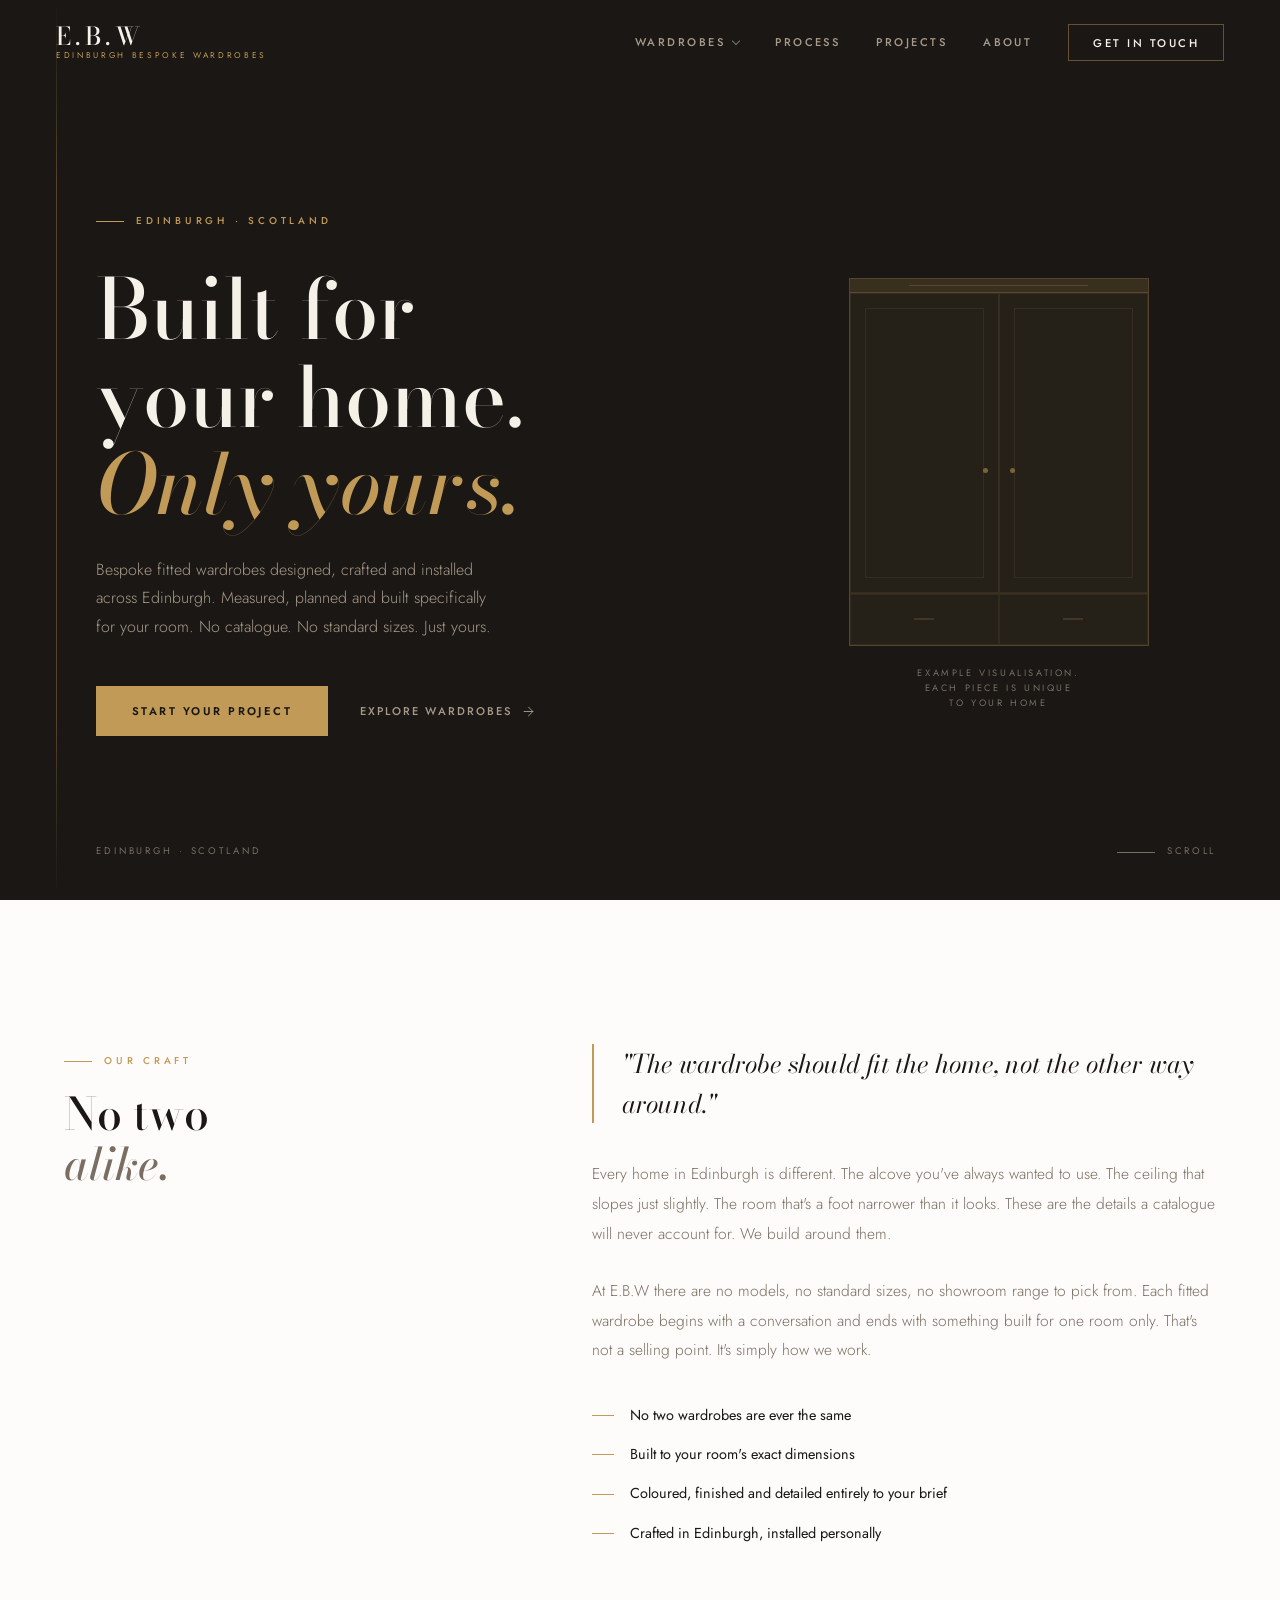
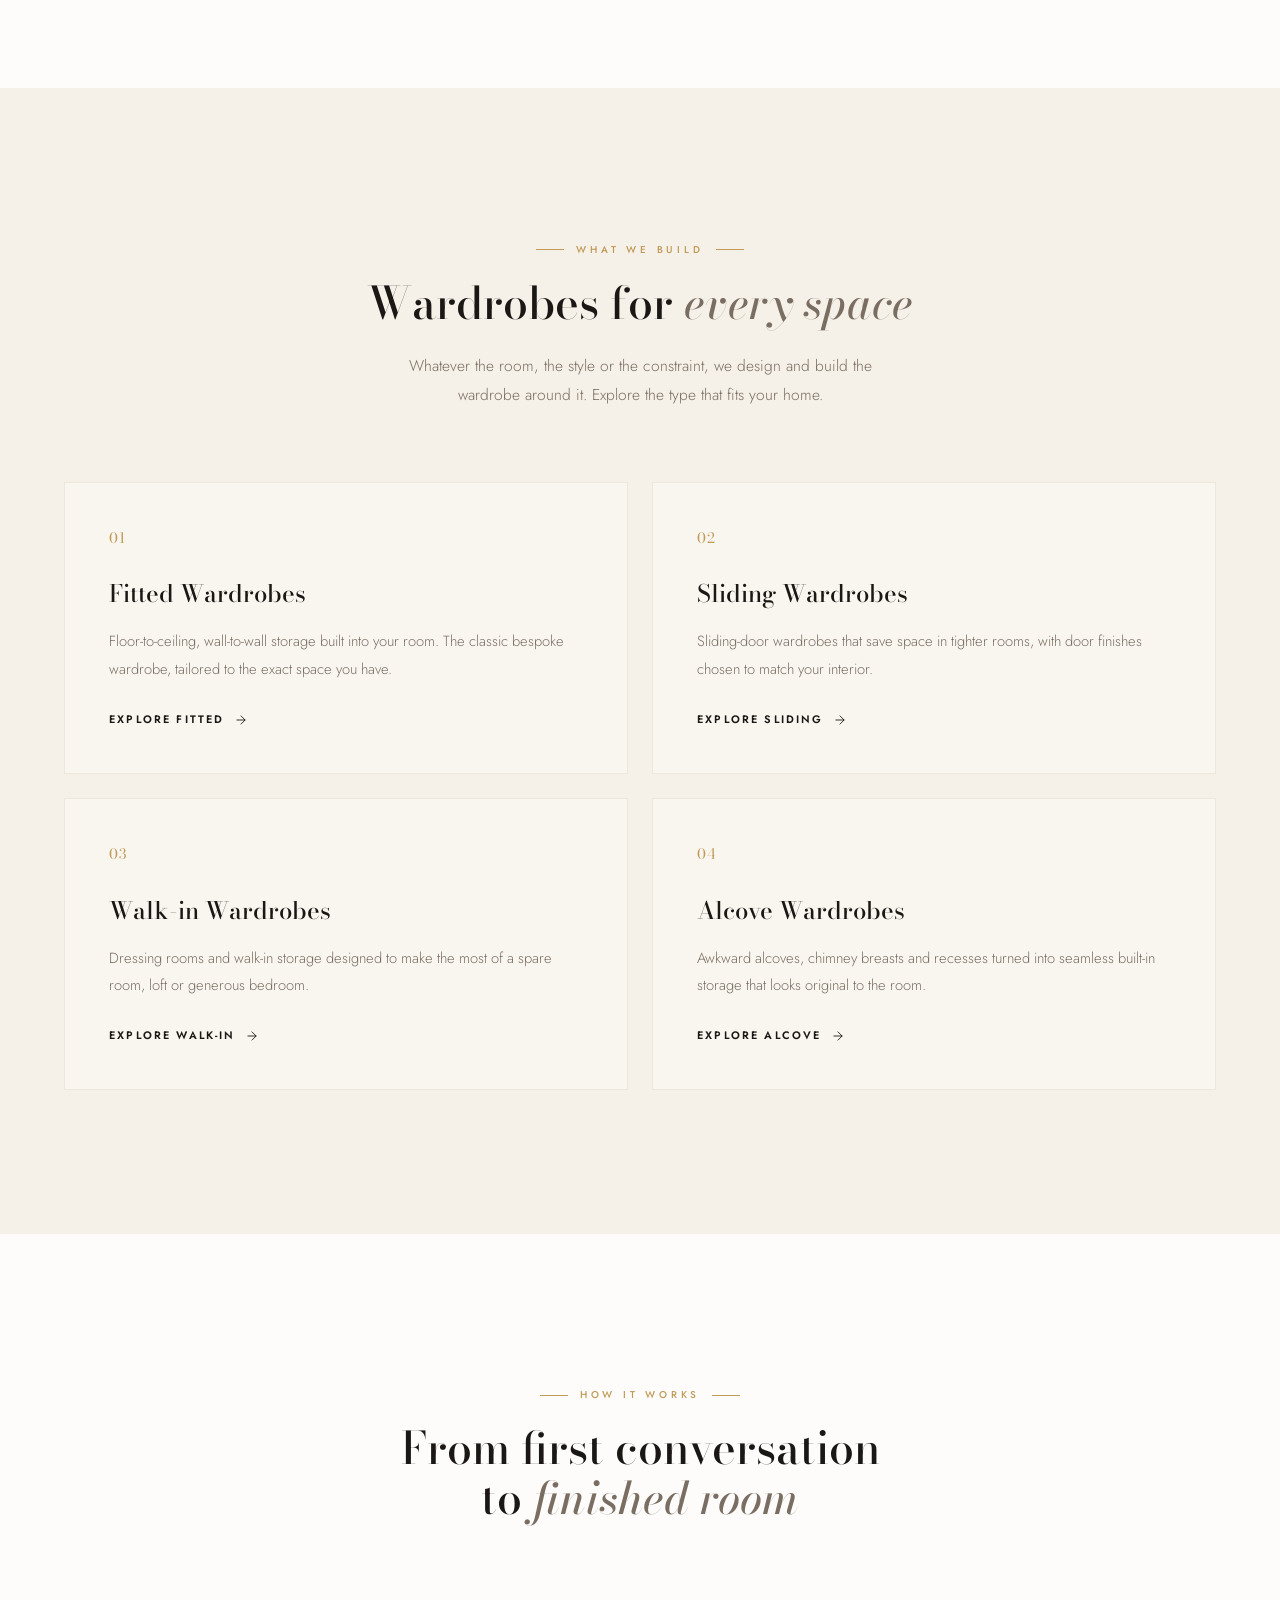
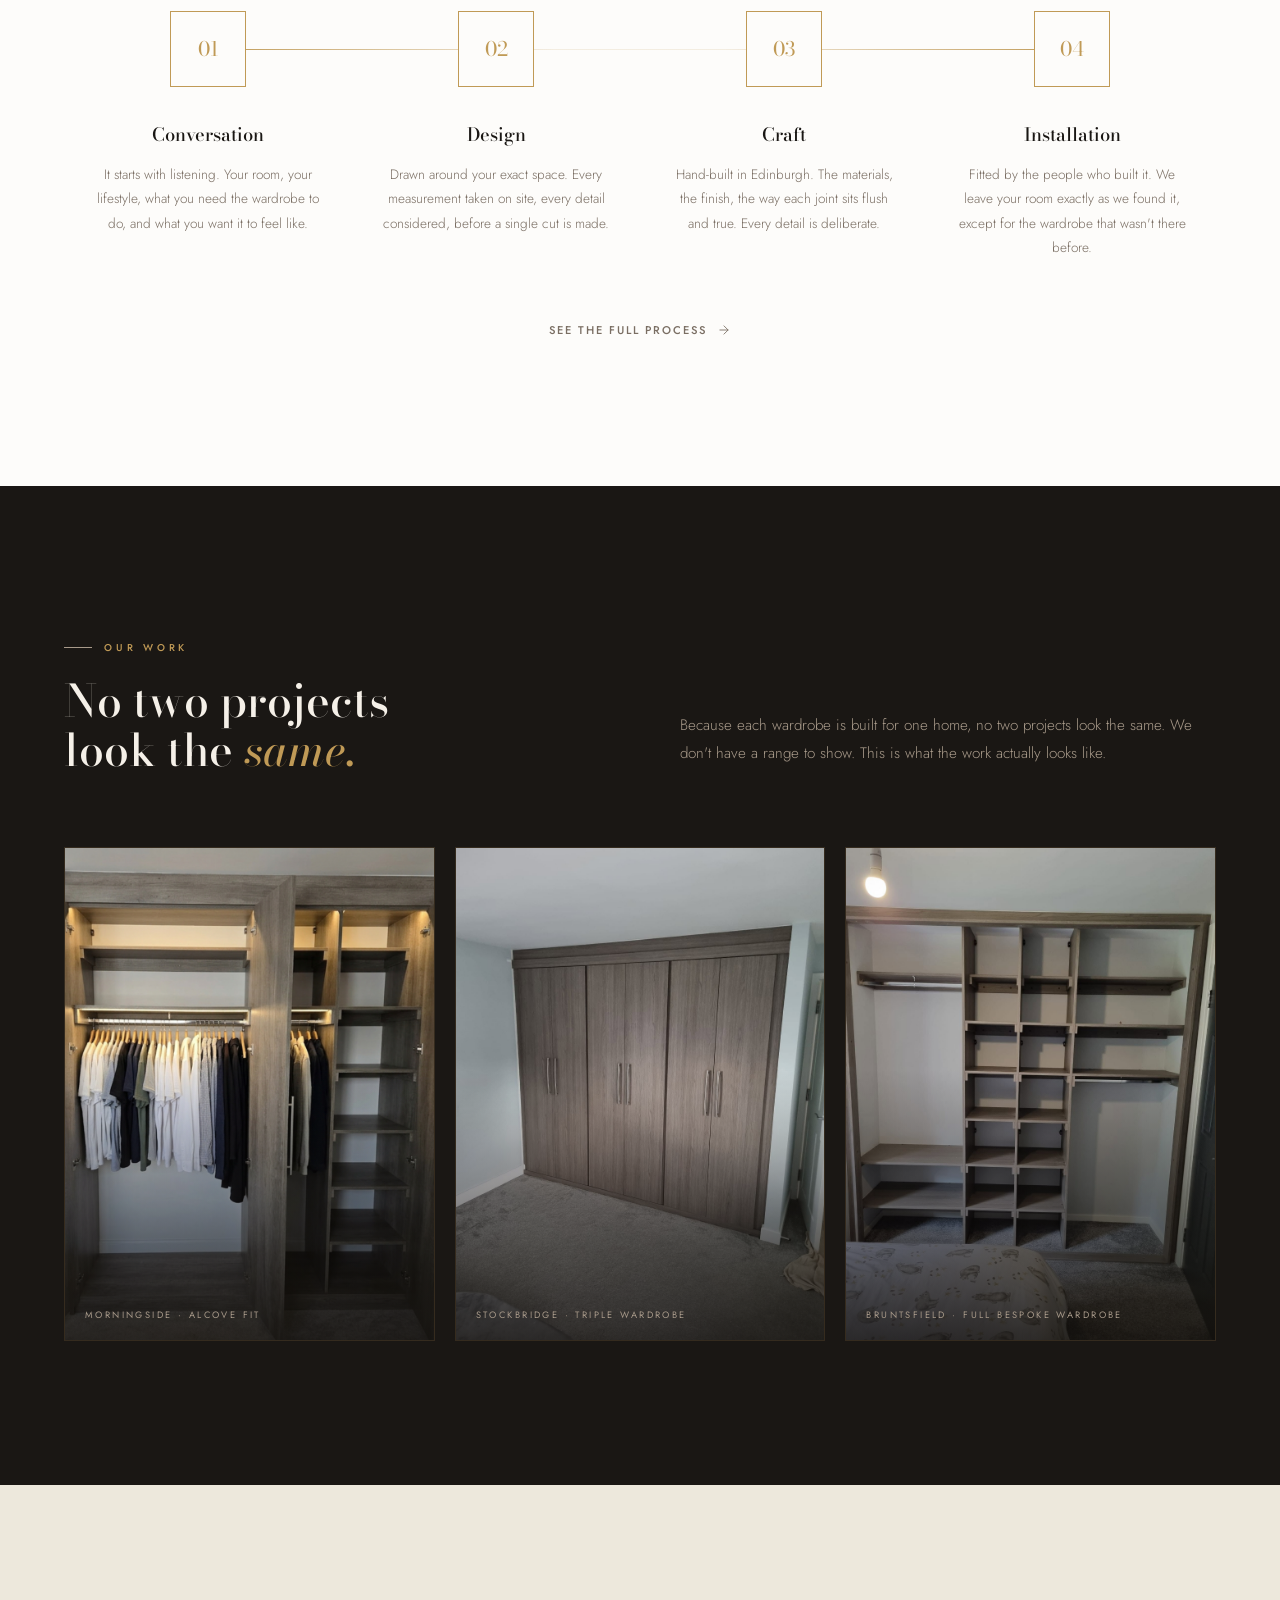
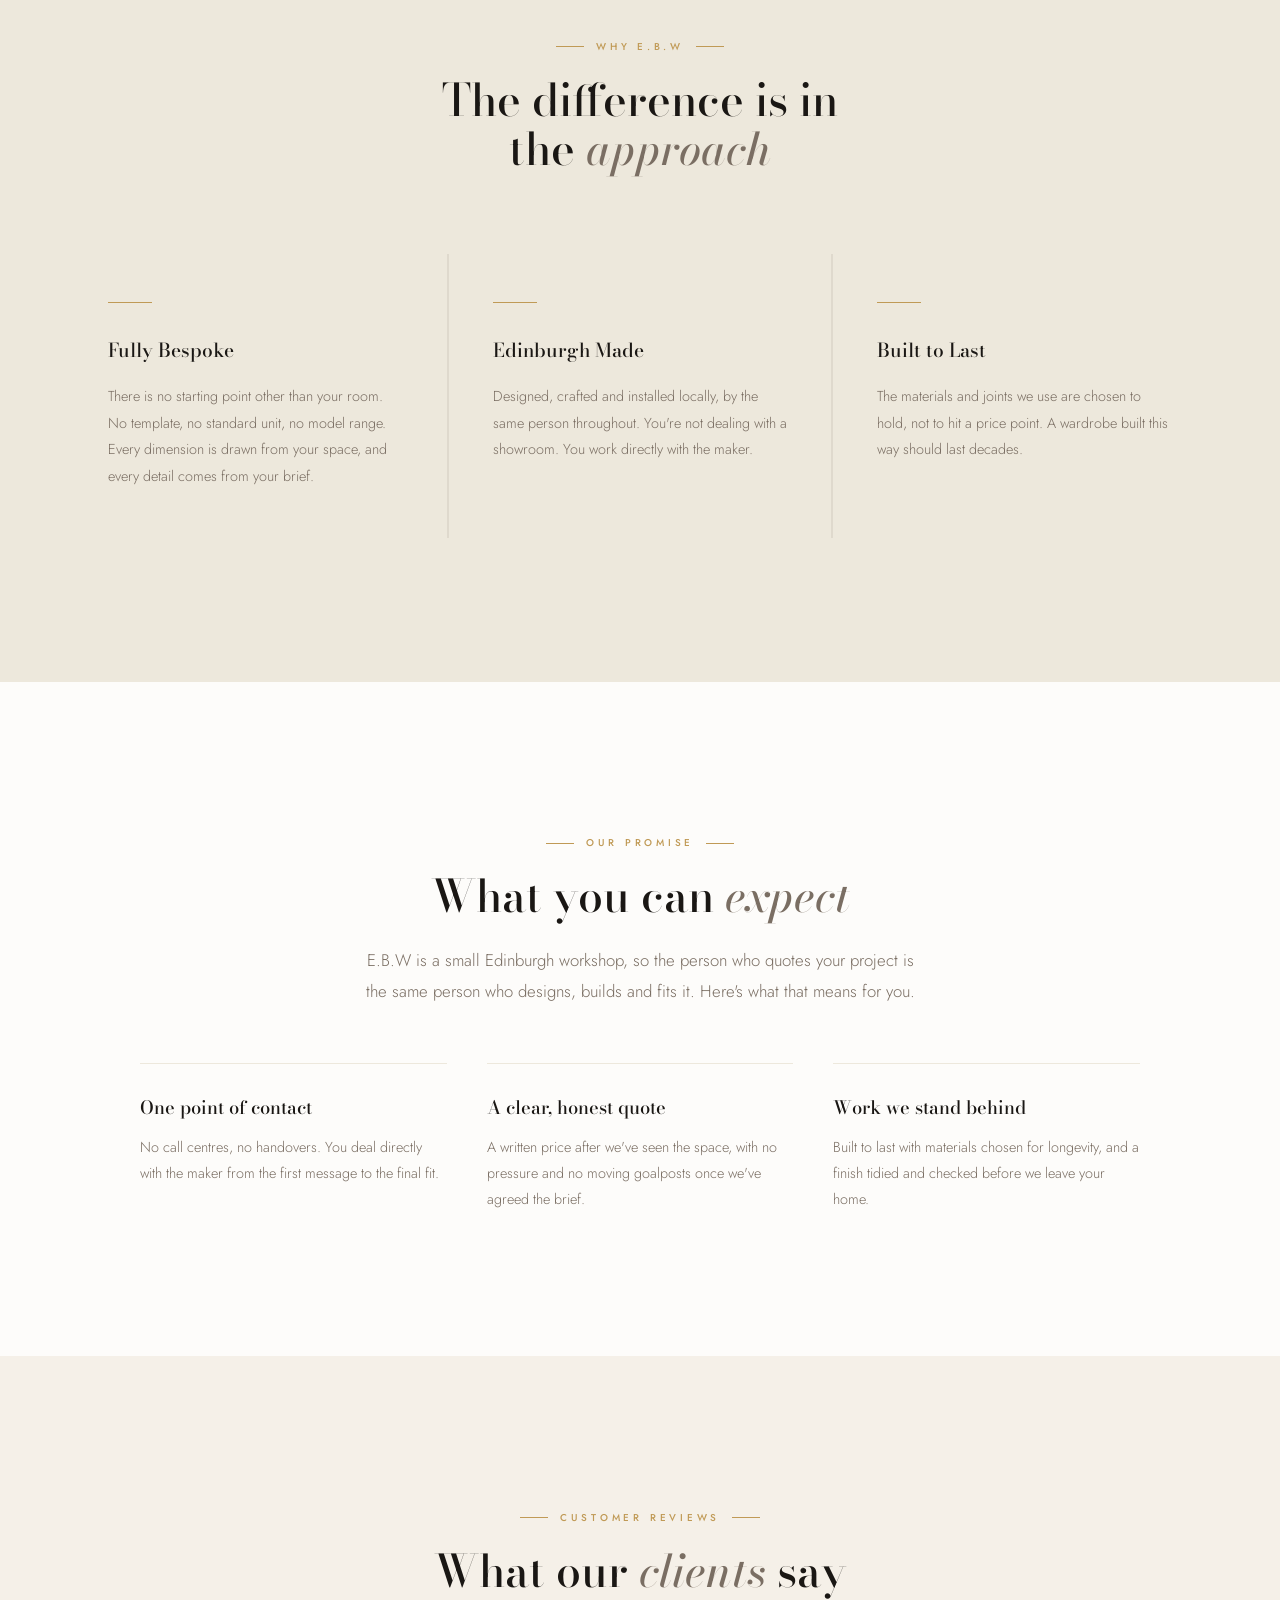
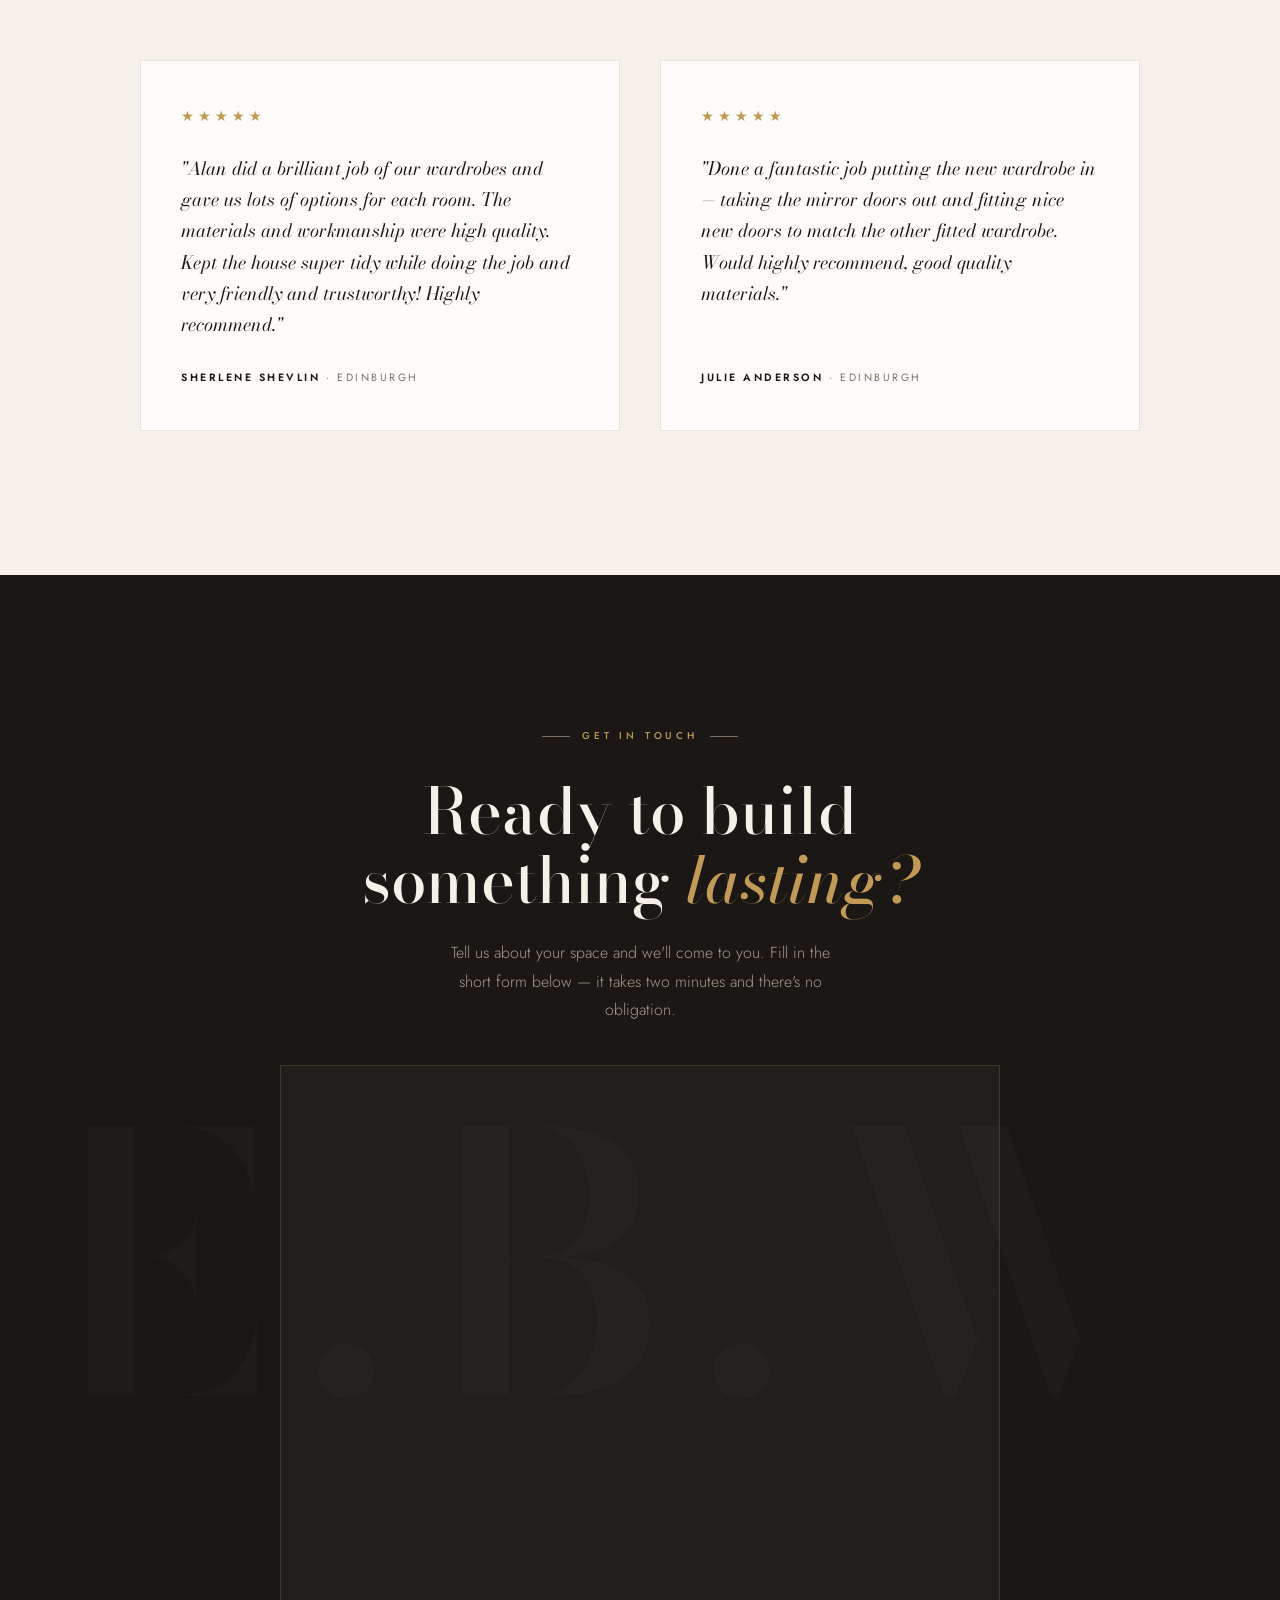
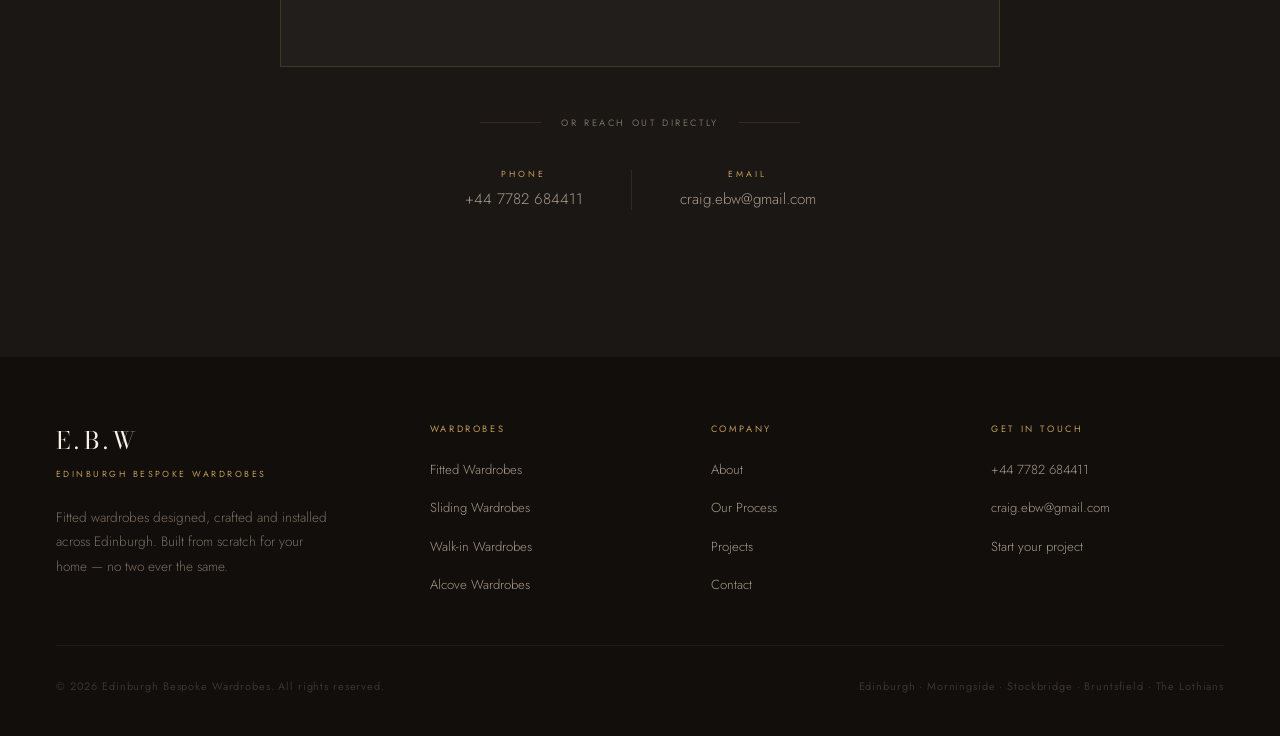
<file: index.html>
<!DOCTYPE html>
<html lang="en">
<head>
    <meta charset="UTF-8">
    <meta name="viewport" content="width=device-width, initial-scale=1.0">
    <title>Bespoke Fitted Wardrobes Edinburgh | Edinburgh Bespoke Wardrobes</title>
    <meta name="description" content="Bespoke fitted wardrobes designed, crafted and installed in Edinburgh. Fitted, sliding, walk-in and alcove wardrobes built from scratch for your home. Free design consultation.">
    <link rel="canonical" href="https://edinburghbespokewardrobes.com/">

    <!-- Open Graph -->
    <meta property="og:type" content="website">
    <meta property="og:title" content="Bespoke Fitted Wardrobes Edinburgh | E.B.W">
    <meta property="og:description" content="Fitted, sliding, walk-in and alcove wardrobes designed and crafted in Edinburgh. Built from scratch for your home — no two ever the same.">
    <meta property="og:url" content="https://edinburghbespokewardrobes.com/">
    <meta property="og:image" content="https://edinburghbespokewardrobes.com/Image%202.jpg">
    <meta property="og:locale" content="en_GB">
    <meta property="og:site_name" content="Edinburgh Bespoke Wardrobes">
    <meta name="twitter:card" content="summary_large_image">

    <link rel="preconnect" href="https://fonts.googleapis.com">
    <link rel="preconnect" href="https://fonts.gstatic.com" crossorigin>
    <link href="https://fonts.googleapis.com/css2?family=Bodoni+Moda:ital,opsz,wght@0,6..96,400;0,6..96,500;0,6..96,600;1,6..96,400;1,6..96,500;1,6..96,600&family=Jost:wght@300;400;500;600&display=swap" rel="stylesheet">
    <link rel="stylesheet" href="/styles.css">

    <script type="application/ld+json">
    {
      "@context": "https://schema.org",
      "@type": "HomeAndConstructionBusiness",
      "@id": "https://edinburghbespokewardrobes.com/#business",
      "name": "Edinburgh Bespoke Wardrobes",
      "alternateName": "E.B.W",
      "url": "https://edinburghbespokewardrobes.com/",
      "telephone": "+447782684411",
      "email": "craig.ebw@gmail.com",
      "image": "https://edinburghbespokewardrobes.com/Image%202.jpg",
      "priceRange": "££–£££",
      "description": "Bespoke fitted wardrobes designed, crafted and installed in Edinburgh. Fitted, sliding, walk-in and alcove wardrobes built from scratch for your home.",
      "address": {
        "@type": "PostalAddress",
        "addressLocality": "Edinburgh",
        "addressRegion": "Scotland",
        "addressCountry": "GB"
      },
      "areaServed": [
        { "@type": "City", "name": "Edinburgh" },
        { "@type": "Place", "name": "Morningside" },
        { "@type": "Place", "name": "Stockbridge" },
        { "@type": "Place", "name": "Bruntsfield" },
        { "@type": "Place", "name": "The Lothians" }
      ],
      "knowsAbout": ["Fitted wardrobes", "Sliding wardrobes", "Walk-in wardrobes", "Alcove wardrobes", "Bespoke joinery"],
      "makesOffer": {
        "@type": "Offer",
        "itemOffered": {
          "@type": "Service",
          "name": "Bespoke fitted wardrobe design and installation"
        }
      },
      "aggregateRating": {
        "@type": "AggregateRating",
        "ratingValue": "5",
        "reviewCount": "2"
      },
      "review": [
        {
          "@type": "Review",
          "author": { "@type": "Person", "name": "Sherlene Shevlin" },
          "reviewRating": { "@type": "Rating", "ratingValue": "5", "bestRating": "5" },
          "reviewBody": "Alan did a brilliant job of our wardrobes and gave us lots of options for each room. The materials and workmanship were high quality. Kept the house super tidy while doing the job and very friendly and trustworthy! Highly recommend."
        },
        {
          "@type": "Review",
          "author": { "@type": "Person", "name": "Julie Anderson" },
          "reviewRating": { "@type": "Rating", "ratingValue": "5", "bestRating": "5" },
          "reviewBody": "Done a fantastic job putting the new wardrobe in, taking the mirror doors out and fitting nice new doors to match the other fitted wardrobe. Would highly recommend, good quality materials."
        }
      ]
    }
    </script>
</head>
<body>

    <!-- ─── NAV ─── -->
    <nav class="nav" id="nav">
        <a href="/" class="nav-logo" aria-label="E.B.W Home">
            <span class="nav-logo-mark">E.B.W</span>
            <span class="nav-logo-sub">Edinburgh Bespoke Wardrobes</span>
        </a>
        <ul class="nav-links">
            <li class="nav-dropdown">
                <a href="/fitted-wardrobes.html">Wardrobes</a>
                <ul class="nav-dropdown-menu">
                    <li><a href="/fitted-wardrobes.html">Fitted Wardrobes</a></li>
                    <li><a href="/sliding-wardrobes.html">Sliding Wardrobes</a></li>
                    <li><a href="/walk-in-wardrobes.html">Walk-in Wardrobes</a></li>
                    <li><a href="/alcove-wardrobes.html">Alcove Wardrobes</a></li>
                </ul>
            </li>
            <li><a href="/process.html">Process</a></li>
            <li><a href="/projects.html">Projects</a></li>
            <li><a href="/about.html">About</a></li>
            <li><a href="/contact.html" class="cta">Get in Touch</a></li>
        </ul>
        <button class="nav-hamburger" id="hamburger" aria-label="Open navigation menu">
            <span></span><span></span><span></span>
        </button>
    </nav>

    <!-- ─── MOBILE MENU ─── -->
    <div class="mobile-menu" id="mobileMenu" role="dialog" aria-label="Navigation">
        <button class="mobile-close" id="mobileClose" aria-label="Close menu">✕</button>
        <span class="mobile-menu-heading">Wardrobes</span>
        <a href="/fitted-wardrobes.html">Fitted</a>
        <a href="/sliding-wardrobes.html">Sliding</a>
        <a href="/walk-in-wardrobes.html">Walk-in</a>
        <a href="/alcove-wardrobes.html">Alcove</a>
        <span class="mobile-menu-heading">Explore</span>
        <a href="/process.html">Process</a>
        <a href="/projects.html">Projects</a>
        <a href="/about.html">About</a>
        <a href="/contact.html">Get in Touch</a>
    </div>

    <!-- ─── HERO ─── -->
    <section class="hero" id="top">
        <div class="hero-main">
            <div class="hero-content">
                <div class="label hero-label reveal">
                    <div class="label-line"></div>
                    <span class="label-text">Edinburgh · Scotland</span>
                </div>

                <h1 class="hero-h1 reveal delay-1">
                    Built for<br>your home.<br><em>Only yours.</em>
                </h1>

                <p class="hero-sub reveal delay-2">
                    Bespoke fitted wardrobes designed, crafted and installed across Edinburgh. Measured, planned and built specifically for your room. No catalogue. No standard sizes. Just yours.
                </p>

                <div class="hero-actions reveal delay-3">
                    <a href="/contact.html" class="btn-primary">Start Your Project</a>
                    <a href="/fitted-wardrobes.html" class="btn-ghost">
                        Explore wardrobes
                        <svg width="15" height="15" viewBox="0 0 24 24" fill="none" stroke="currentColor" stroke-width="1.5" stroke-linecap="round" stroke-linejoin="round" aria-hidden="true"><path d="M5 12h14"/><path d="m12 5 7 7-7 7"/></svg>
                    </a>
                </div>
            </div>

            <div class="hero-visual reveal delay-2" aria-hidden="true">
                <div class="wardrobe">
                    <div class="wardrobe-top"></div>
                    <div class="wardrobe-doors">
                        <div class="wardrobe-door"><div class="wardrobe-door-inner"></div><div class="wardrobe-door-handle"></div></div>
                        <div class="wardrobe-door"><div class="wardrobe-door-inner"></div><div class="wardrobe-door-handle"></div></div>
                    </div>
                    <div class="wardrobe-drawer-row">
                        <div class="wardrobe-drawer"></div>
                        <div class="wardrobe-drawer"></div>
                    </div>
                </div>
                <p class="wardrobe-caption">Example visualisation. Each piece is unique to your home</p>
            </div>
        </div>

        <div class="hero-footer">
            <span class="hero-location">Edinburgh · Scotland</span>
            <div class="scroll-hint">
                <div class="scroll-line"></div>
                <span>Scroll</span>
            </div>
        </div>
    </section>

    <!-- ─── INTRO / PHILOSOPHY ─── -->
    <section class="philosophy" id="philosophy">
        <div class="philosophy-inner">
            <div class="philosophy-left">
                <div class="label reveal">
                    <div class="label-line"></div>
                    <span class="label-text">Our Craft</span>
                </div>
                <h2 class="section-heading reveal delay-1">No two<br><em>alike.</em></h2>
            </div>

            <div class="philosophy-right">
                <blockquote class="philosophy-quote reveal">
                    "The wardrobe should fit the home, not the other way around."
                </blockquote>

                <p class="philosophy-body reveal delay-1">
                    Every home in Edinburgh is different. The alcove you've always wanted to use. The ceiling that slopes just slightly. The room that's a foot narrower than it looks. These are the details a catalogue will never account for. We build around them.
                </p>

                <p class="philosophy-body reveal delay-2">
                    At E.B.W there are no models, no standard sizes, no showroom range to pick from. Each fitted wardrobe begins with a conversation and ends with something built for one room only. That's not a selling point. It's simply how we work.
                </p>

                <ul class="philosophy-points reveal delay-3">
                    <li>No two wardrobes are ever the same</li>
                    <li>Built to your room's exact dimensions</li>
                    <li>Coloured, finished and detailed entirely to your brief</li>
                    <li>Crafted in Edinburgh, installed personally</li>
                </ul>
            </div>
        </div>
    </section>

    <!-- ─── SERVICE CARDS ─── -->
    <section class="services cream" id="services">
        <div class="services-inner">
            <div class="services-header">
                <div class="label reveal"><div class="label-line"></div><span class="label-text">What We Build</span><div class="label-line"></div></div>
                <h2 class="section-heading reveal delay-1">Wardrobes for <em>every space</em></h2>
                <p class="reveal delay-2">Whatever the room, the style or the constraint, we design and build the wardrobe around it. Explore the type that fits your home.</p>
            </div>

            <div class="services-grid">
                <a href="/fitted-wardrobes.html" class="service-card reveal">
                    <span class="service-card-num">01</span>
                    <h3 class="service-card-title">Fitted Wardrobes</h3>
                    <p class="service-card-body">Floor-to-ceiling, wall-to-wall storage built into your room. The classic bespoke wardrobe, tailored to the exact space you have.</p>
                    <span class="service-card-link">Explore fitted <svg width="14" height="14" viewBox="0 0 24 24" fill="none" stroke="currentColor" stroke-width="1.5" stroke-linecap="round" stroke-linejoin="round" aria-hidden="true"><path d="M5 12h14"/><path d="m12 5 7 7-7 7"/></svg></span>
                </a>
                <a href="/sliding-wardrobes.html" class="service-card reveal delay-1">
                    <span class="service-card-num">02</span>
                    <h3 class="service-card-title">Sliding Wardrobes</h3>
                    <p class="service-card-body">Sliding-door wardrobes that save space in tighter rooms, with door finishes chosen to match your interior.</p>
                    <span class="service-card-link">Explore sliding <svg width="14" height="14" viewBox="0 0 24 24" fill="none" stroke="currentColor" stroke-width="1.5" stroke-linecap="round" stroke-linejoin="round" aria-hidden="true"><path d="M5 12h14"/><path d="m12 5 7 7-7 7"/></svg></span>
                </a>
                <a href="/walk-in-wardrobes.html" class="service-card reveal">
                    <span class="service-card-num">03</span>
                    <h3 class="service-card-title">Walk-in Wardrobes</h3>
                    <p class="service-card-body">Dressing rooms and walk-in storage designed to make the most of a spare room, loft or generous bedroom.</p>
                    <span class="service-card-link">Explore walk-in <svg width="14" height="14" viewBox="0 0 24 24" fill="none" stroke="currentColor" stroke-width="1.5" stroke-linecap="round" stroke-linejoin="round" aria-hidden="true"><path d="M5 12h14"/><path d="m12 5 7 7-7 7"/></svg></span>
                </a>
                <a href="/alcove-wardrobes.html" class="service-card reveal delay-1">
                    <span class="service-card-num">04</span>
                    <h3 class="service-card-title">Alcove Wardrobes</h3>
                    <p class="service-card-body">Awkward alcoves, chimney breasts and recesses turned into seamless built-in storage that looks original to the room.</p>
                    <span class="service-card-link">Explore alcove <svg width="14" height="14" viewBox="0 0 24 24" fill="none" stroke="currentColor" stroke-width="1.5" stroke-linecap="round" stroke-linejoin="round" aria-hidden="true"><path d="M5 12h14"/><path d="m12 5 7 7-7 7"/></svg></span>
                </a>
            </div>
        </div>
    </section>

    <!-- ─── PROCESS ─── -->
    <section class="process on-white" id="process">
        <div class="process-inner">
            <div class="process-header">
                <div class="label reveal"><div class="label-line"></div><span class="label-text">How It Works</span><div class="label-line"></div></div>
                <h2 class="section-heading reveal delay-1">From first conversation<br>to <em>finished room</em></h2>
            </div>

            <div class="process-steps">
                <div class="step reveal">
                    <div class="step-num"><span>01</span></div>
                    <h3 class="step-title">Conversation</h3>
                    <p class="step-desc">It starts with listening. Your room, your lifestyle, what you need the wardrobe to do, and what you want it to feel like.</p>
                </div>
                <div class="step reveal delay-1">
                    <div class="step-num"><span>02</span></div>
                    <h3 class="step-title">Design</h3>
                    <p class="step-desc">Drawn around your exact space. Every measurement taken on site, every detail considered, before a single cut is made.</p>
                </div>
                <div class="step reveal delay-2">
                    <div class="step-num"><span>03</span></div>
                    <h3 class="step-title">Craft</h3>
                    <p class="step-desc">Hand-built in Edinburgh. The materials, the finish, the way each joint sits flush and true. Every detail is deliberate.</p>
                </div>
                <div class="step reveal delay-3">
                    <div class="step-num"><span>04</span></div>
                    <h3 class="step-title">Installation</h3>
                    <p class="step-desc">Fitted by the people who built it. We leave your room exactly as we found it, except for the wardrobe that wasn't there before.</p>
                </div>
            </div>
            <div style="text-align:center; margin-top:3.5rem;" class="reveal">
                <a href="/process.html" class="btn-ghost dark">See the full process
                    <svg width="14" height="14" viewBox="0 0 24 24" fill="none" stroke="currentColor" stroke-width="1.5" stroke-linecap="round" stroke-linejoin="round" aria-hidden="true"><path d="M5 12h14"/><path d="m12 5 7 7-7 7"/></svg>
                </a>
            </div>
        </div>
    </section>

    <!-- ─── SHOWCASE ─── -->
    <section class="showcase" id="showcase">
        <div class="showcase-inner">
            <div class="showcase-header">
                <div>
                    <div class="label reveal"><div class="label-line" style="background: var(--stone-lt);"></div><span class="label-text">Our Work</span></div>
                    <h2 class="showcase-h2 reveal delay-1">No two projects<br>look the <em>same.</em></h2>
                </div>
                <p class="showcase-note reveal delay-2">
                    Because each wardrobe is built for one home, no two projects look the same. We don't have a range to show. This is what the work actually looks like.
                </p>
            </div>

            <div class="showcase-grid reveal delay-1" aria-label="Example wardrobe projects">
                <a href="/projects.html" class="s-card s-card-1">
                    <img src="Image%201.jpg" alt="Open bespoke alcove wardrobe with visible shelving, Morningside Edinburgh" loading="lazy" width="900" height="1200">
                    <div class="s-card-overlay"></div>
                    <div class="s-card-label"><div class="s-card-label-text">Morningside · Alcove fit</div></div>
                </a>
                <a href="/projects.html" class="s-card s-card-2">
                    <img src="Image%202.jpg" alt="Bespoke triple fitted wardrobe, Stockbridge Edinburgh" loading="lazy" width="900" height="1200">
                    <div class="s-card-overlay"></div>
                    <div class="s-card-label"><div class="s-card-label-text">Stockbridge · Triple wardrobe</div></div>
                </a>
                <a href="/projects.html" class="s-card s-card-3">
                    <img src="Image%203.jpg" alt="Full bespoke fitted wardrobe with open shelving, Bruntsfield Edinburgh" loading="lazy" width="900" height="1200">
                    <div class="s-card-overlay"></div>
                    <div class="s-card-label"><div class="s-card-label-text">Bruntsfield · Full bespoke wardrobe</div></div>
                </a>
            </div>
        </div>
    </section>

    <!-- ─── VALUES ─── -->
    <section class="values" id="values">
        <div class="values-inner">
            <div class="values-header">
                <div class="label reveal"><div class="label-line"></div><span class="label-text">Why E.B.W</span><div class="label-line"></div></div>
                <h2 class="section-heading reveal delay-1">The difference is in<br>the <em>approach</em></h2>
            </div>

            <div class="values-grid">
                <div class="value-card reveal">
                    <div class="value-bar"></div>
                    <h3 class="value-title">Fully Bespoke</h3>
                    <p class="value-body">There is no starting point other than your room. No template, no standard unit, no model range. Every dimension is drawn from your space, and every detail comes from your brief.</p>
                </div>
                <div class="value-card reveal delay-1">
                    <div class="value-bar"></div>
                    <h3 class="value-title">Edinburgh Made</h3>
                    <p class="value-body">Designed, crafted and installed locally, by the same person throughout. You're not dealing with a showroom. You work directly with the maker.</p>
                </div>
                <div class="value-card reveal delay-2">
                    <div class="value-bar"></div>
                    <h3 class="value-title">Built to Last</h3>
                    <p class="value-body">The materials and joints we use are chosen to hold, not to hit a price point. A wardrobe built this way should last decades.</p>
                </div>
            </div>
        </div>
    </section>

    <!-- ─── PROMISE (honest trust signals — no fabricated reviews) ─── -->
    <section class="promise" id="promise">
        <div class="promise-inner">
            <div class="label reveal"><div class="label-line"></div><span class="label-text">Our Promise</span><div class="label-line"></div></div>
            <h2 class="section-heading reveal delay-1">What you can <em>expect</em></h2>
            <p class="promise-lead reveal delay-2">
                E.B.W is a small Edinburgh workshop, so the person who quotes your project is the same person who designs, builds and fits it. Here's what that means for you.
            </p>
            <div class="promise-grid">
                <div class="promise-item reveal">
                    <h3 class="promise-item-title">One point of contact</h3>
                    <p class="promise-item-body">No call centres, no handovers. You deal directly with the maker from the first message to the final fit.</p>
                </div>
                <div class="promise-item reveal delay-1">
                    <h3 class="promise-item-title">A clear, honest quote</h3>
                    <p class="promise-item-body">A written price after we've seen the space, with no pressure and no moving goalposts once we've agreed the brief.</p>
                </div>
                <div class="promise-item reveal delay-2">
                    <h3 class="promise-item-title">Work we stand behind</h3>
                    <p class="promise-item-body">Built to last with materials chosen for longevity, and a finish tidied and checked before we leave your home.</p>
                </div>
            </div>
        </div>
    </section>

    <!-- ─── REVIEWS (real customer testimonials) ─── -->
    <section class="reviews" id="reviews">
        <div class="reviews-inner">
            <div class="reviews-header">
                <div class="label reveal"><div class="label-line"></div><span class="label-text">Customer Reviews</span><div class="label-line"></div></div>
                <h2 class="section-heading reveal delay-1">What our <em>clients</em> say</h2>
            </div>
            <div class="reviews-grid">
                <figure class="review-card reveal">
                    <div class="review-stars" aria-label="Rated 5 out of 5">★★★★★</div>
                    <blockquote class="review-quote">"Alan did a brilliant job of our wardrobes and gave us lots of options for each room. The materials and workmanship were high quality. Kept the house super tidy while doing the job and very friendly and trustworthy! Highly recommend."</blockquote>
                    <figcaption class="review-author"><strong>Sherlene Shevlin</strong> · Edinburgh</figcaption>
                </figure>
                <figure class="review-card reveal delay-1">
                    <div class="review-stars" aria-label="Rated 5 out of 5">★★★★★</div>
                    <blockquote class="review-quote">"Done a fantastic job putting the new wardrobe in — taking the mirror doors out and fitting nice new doors to match the other fitted wardrobe. Would highly recommend, good quality materials."</blockquote>
                    <figcaption class="review-author"><strong>Julie Anderson</strong> · Edinburgh</figcaption>
                </figure>
            </div>
        </div>
    </section>

    <!-- ─── CONTACT / GHL FUNNEL ─── -->
    <section class="contact" id="contact">
        <div class="contact-inner">
            <div class="label reveal"><div class="label-line" style="background: var(--stone);"></div><span class="label-text">Get in Touch</span><div class="label-line" style="background: var(--stone);"></div></div>

            <h2 class="contact-h2 reveal delay-1">Ready to build<br>something <em>lasting?</em></h2>

            <p class="contact-sub reveal delay-2">
                Tell us about your space and we'll come to you. Fill in the short form below — it takes two minutes and there's no obligation.
            </p>

            <div class="survey-wrap reveal delay-3">
                <iframe src="https://api.leadconnectorhq.com/widget/survey/FZ32hK9Ci7IUKyg7nwT4" scrolling="no" id="FZ32hK9Ci7IUKyg7nwT4" title="Start your wardrobe project"></iframe>
            </div>

            <div class="contact-or reveal delay-4">or reach out directly</div>

            <div class="contact-details reveal delay-4">
                <div>
                    <div class="c-detail-label">Phone</div>
                    <a href="tel:+447782684411" class="c-detail-value">+44 7782 684411</a>
                </div>
                <div class="c-divider"></div>
                <div>
                    <div class="c-detail-label">Email</div>
                    <a href="mailto:craig.ebw@gmail.com" class="c-detail-value">craig.ebw@gmail.com</a>
                </div>
            </div>
        </div>
    </section>

    <!-- ─── FOOTER ─── -->
    <footer class="footer">
        <div class="footer-top">
            <div class="footer-brand">
                <div class="footer-brand-mark">E.B.W</div>
                <div class="footer-brand-sub">Edinburgh Bespoke Wardrobes</div>
                <p class="footer-brand-text">Fitted wardrobes designed, crafted and installed across Edinburgh. Built from scratch for your home — no two ever the same.</p>
            </div>
            <div class="footer-col">
                <div class="footer-col-title">Wardrobes</div>
                <ul>
                    <li><a href="/fitted-wardrobes.html">Fitted Wardrobes</a></li>
                    <li><a href="/sliding-wardrobes.html">Sliding Wardrobes</a></li>
                    <li><a href="/walk-in-wardrobes.html">Walk-in Wardrobes</a></li>
                    <li><a href="/alcove-wardrobes.html">Alcove Wardrobes</a></li>
                </ul>
            </div>
            <div class="footer-col">
                <div class="footer-col-title">Company</div>
                <ul>
                    <li><a href="/about.html">About</a></li>
                    <li><a href="/process.html">Our Process</a></li>
                    <li><a href="/projects.html">Projects</a></li>
                    <li><a href="/contact.html">Contact</a></li>
                </ul>
            </div>
            <div class="footer-col">
                <div class="footer-col-title">Get in Touch</div>
                <ul>
                    <li><a href="tel:+447782684411">+44 7782 684411</a></li>
                    <li><a href="mailto:craig.ebw@gmail.com">craig.ebw@gmail.com</a></li>
                    <li><a href="/contact.html">Start your project</a></li>
                </ul>
            </div>
        </div>
        <div class="footer-bottom">
            <span class="footer-copy">&copy; 2026 Edinburgh Bespoke Wardrobes. All rights reserved.</span>
            <span class="footer-area">Edinburgh · Morningside · Stockbridge · Bruntsfield · The Lothians</span>
        </div>
    </footer>

    <script src="/main.js"></script>
    <script src="https://link.msgsndr.com/js/form_embed.js"></script>
</body>
</html>
</file>
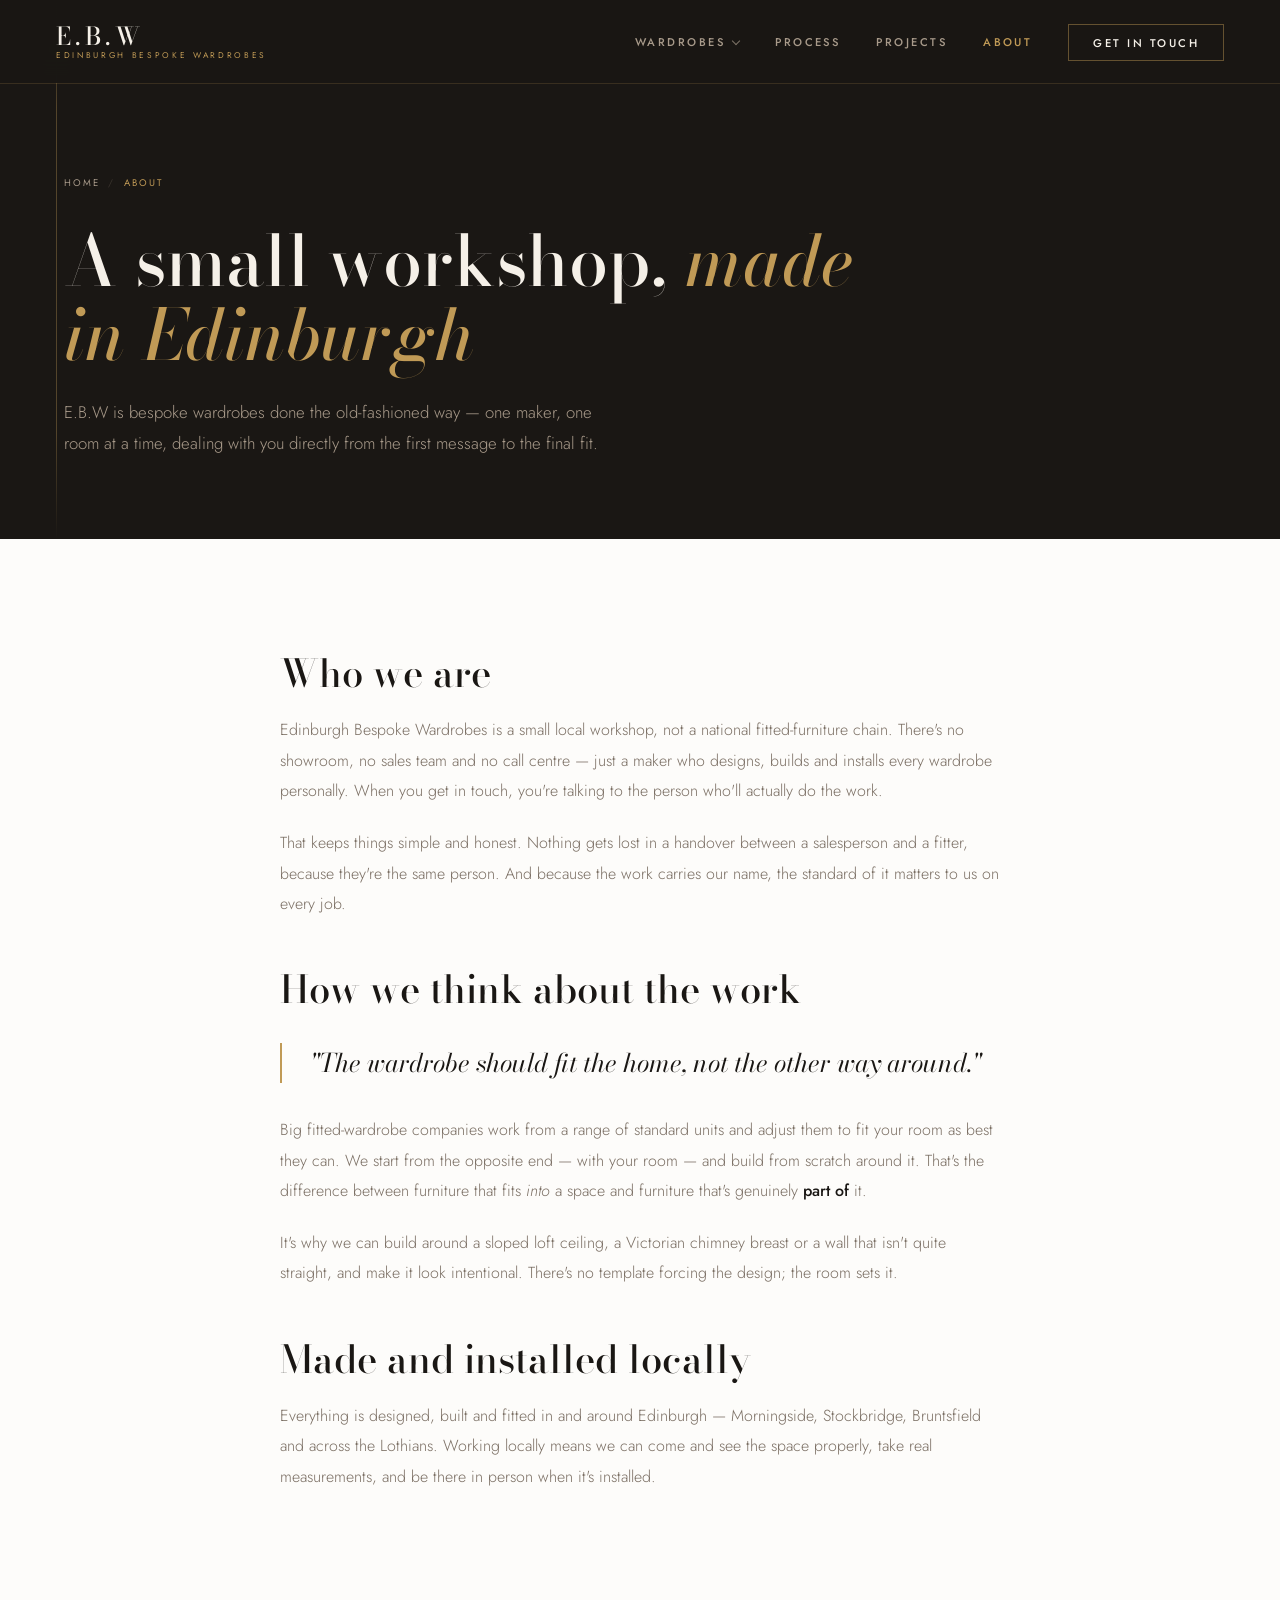
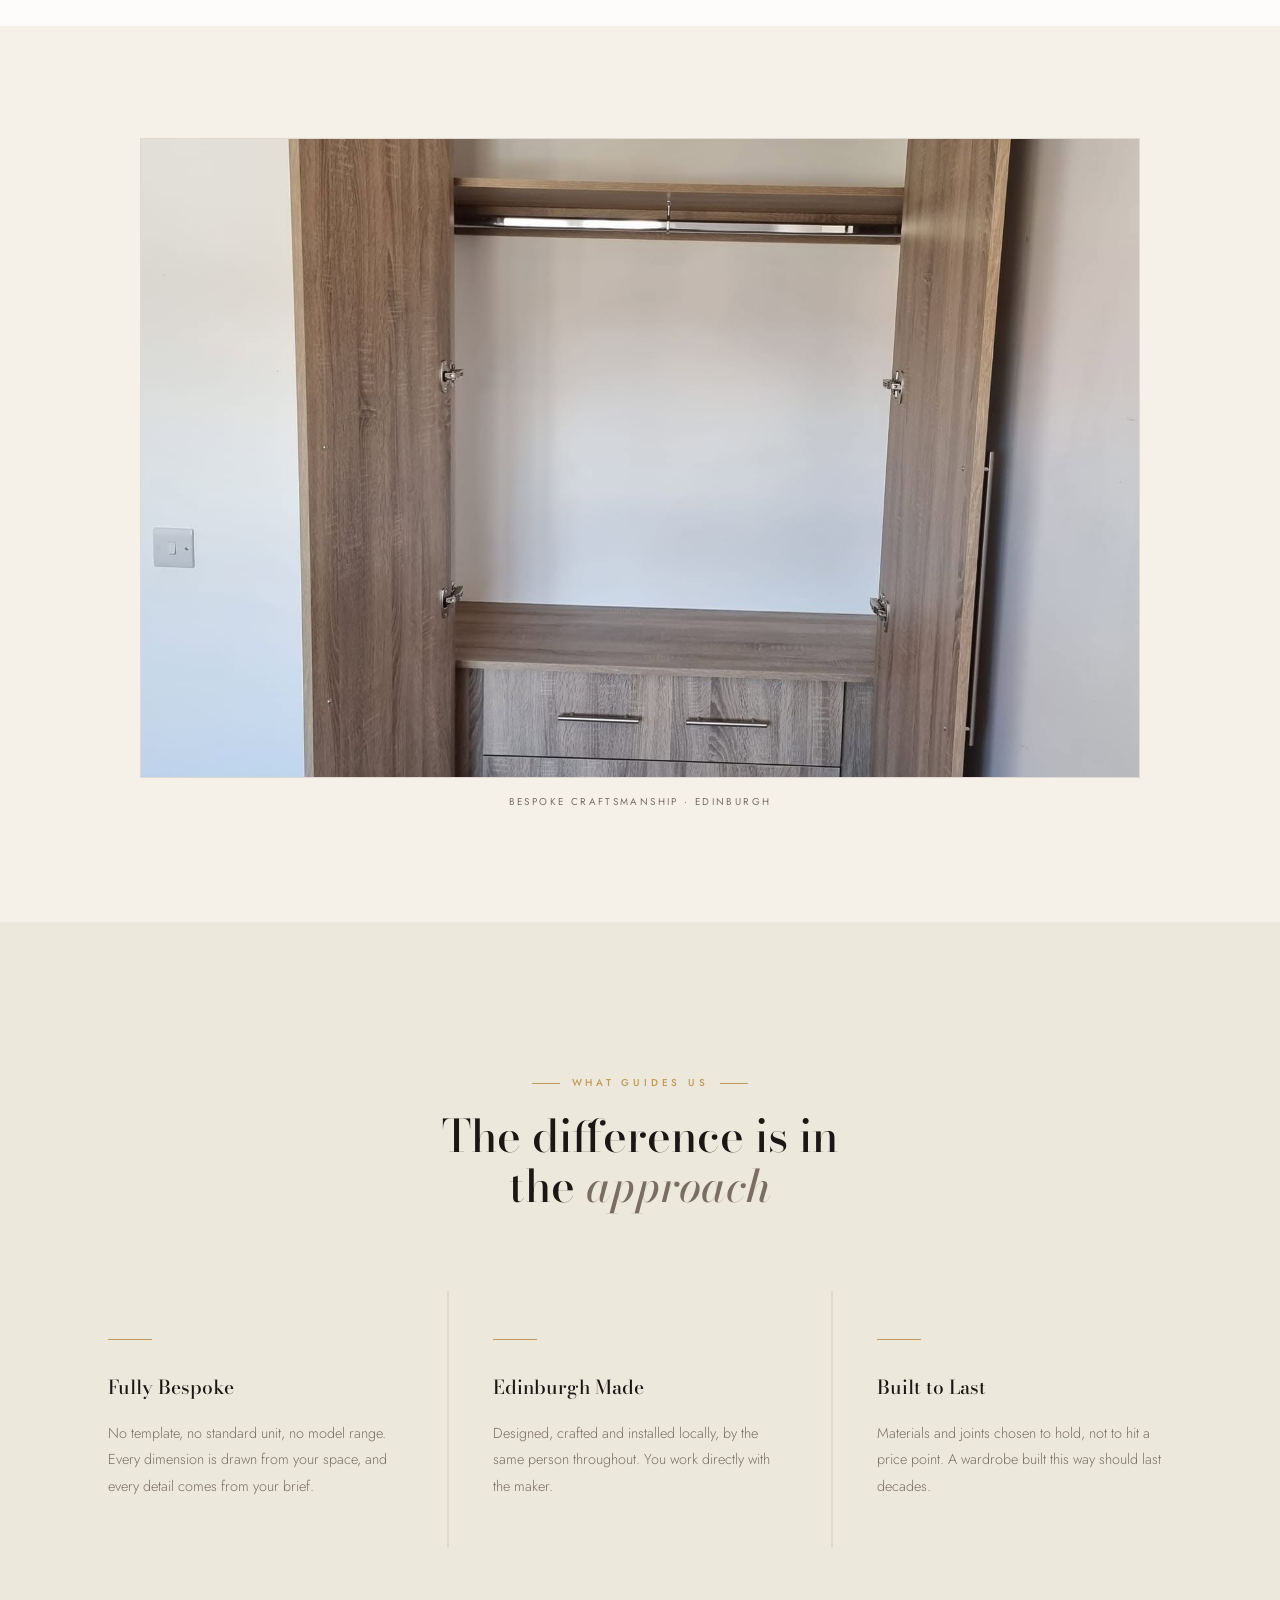
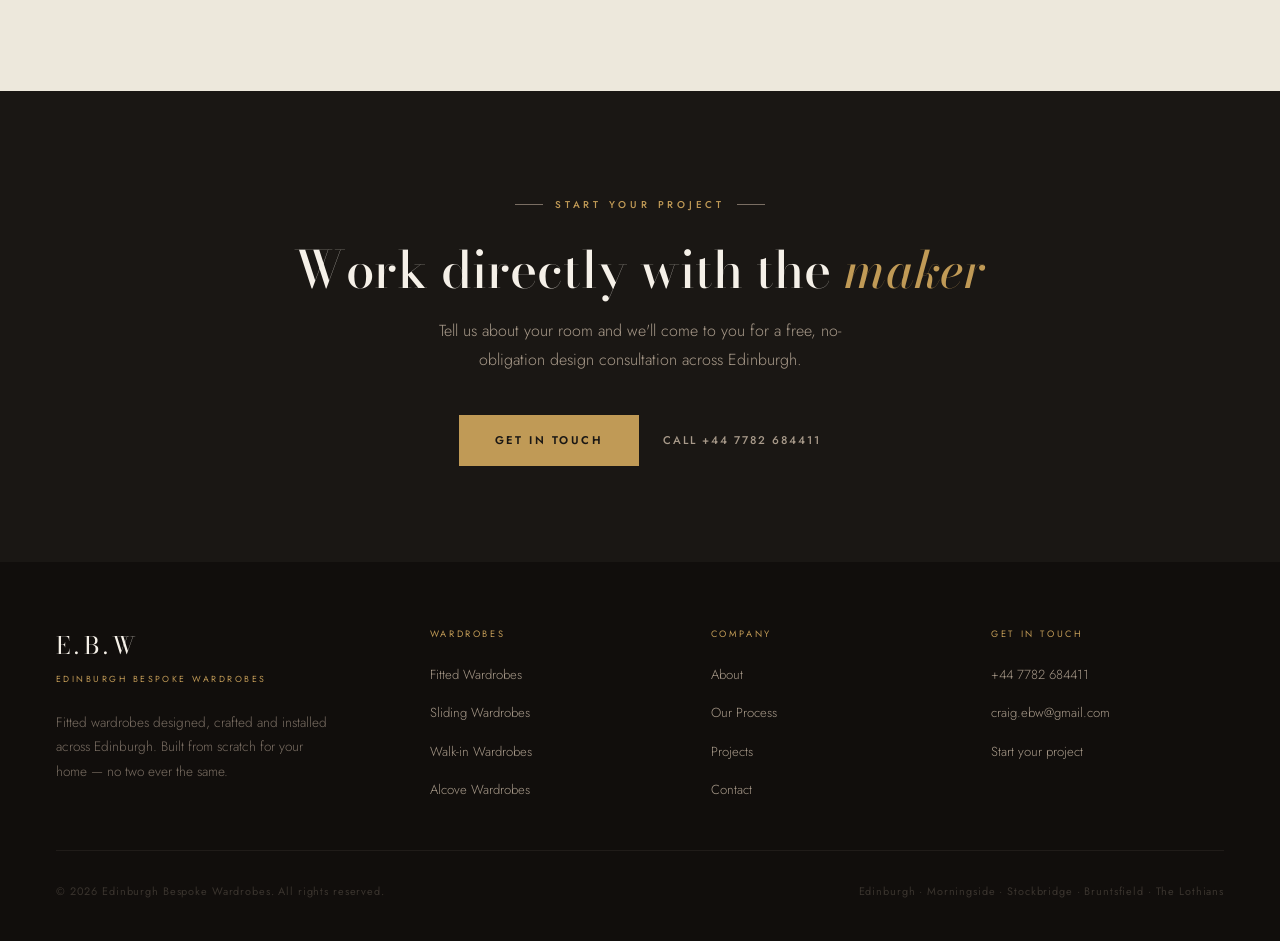
<file: about.html>
<!DOCTYPE html>
<html lang="en">
<head>
    <meta charset="UTF-8">
    <meta name="viewport" content="width=device-width, initial-scale=1.0">
    <title>About | Edinburgh Bespoke Wardrobes | The Maker Behind E.B.W</title>
    <meta name="description" content="Edinburgh Bespoke Wardrobes is a small local workshop where the same maker designs, builds and installs every wardrobe. Work directly with the person doing the work.">
    <link rel="canonical" href="https://edinburghbespokewardrobes.com/about.html">

    <meta property="og:type" content="website">
    <meta property="og:title" content="About | Edinburgh Bespoke Wardrobes">
    <meta property="og:description" content="A small Edinburgh workshop where the same maker designs, builds and installs every bespoke wardrobe.">
    <meta property="og:url" content="https://edinburghbespokewardrobes.com/about.html">
    <meta property="og:image" content="https://edinburghbespokewardrobes.com/photos/small-wardrobe.jpg">
    <meta property="og:locale" content="en_GB">
    <meta property="og:site_name" content="Edinburgh Bespoke Wardrobes">

    <link rel="preconnect" href="https://fonts.googleapis.com">
    <link rel="preconnect" href="https://fonts.gstatic.com" crossorigin>
    <link href="https://fonts.googleapis.com/css2?family=Bodoni+Moda:ital,opsz,wght@0,6..96,400;0,6..96,500;0,6..96,600;1,6..96,400;1,6..96,500;1,6..96,600&family=Jost:wght@300;400;500;600&display=swap" rel="stylesheet">
    <link rel="stylesheet" href="/styles.css">

    <script type="application/ld+json">
    {
      "@context": "https://schema.org",
      "@type": "BreadcrumbList",
      "itemListElement": [
        { "@type": "ListItem", "position": 1, "name": "Home", "item": "https://edinburghbespokewardrobes.com/" },
        { "@type": "ListItem", "position": 2, "name": "About", "item": "https://edinburghbespokewardrobes.com/about.html" }
      ]
    }
    </script>
</head>
<body>

    <nav class="nav solid" id="nav">
        <a href="/" class="nav-logo" aria-label="E.B.W Home">
            <span class="nav-logo-mark">E.B.W</span>
            <span class="nav-logo-sub">Edinburgh Bespoke Wardrobes</span>
        </a>
        <ul class="nav-links">
            <li class="nav-dropdown">
                <a href="/fitted-wardrobes.html">Wardrobes</a>
                <ul class="nav-dropdown-menu">
                    <li><a href="/fitted-wardrobes.html">Fitted Wardrobes</a></li>
                    <li><a href="/sliding-wardrobes.html">Sliding Wardrobes</a></li>
                    <li><a href="/walk-in-wardrobes.html">Walk-in Wardrobes</a></li>
                    <li><a href="/alcove-wardrobes.html">Alcove Wardrobes</a></li>
                </ul>
            </li>
            <li><a href="/process.html">Process</a></li>
            <li><a href="/projects.html">Projects</a></li>
            <li><a href="/about.html" aria-current="page">About</a></li>
            <li><a href="/contact.html" class="cta">Get in Touch</a></li>
        </ul>
        <button class="nav-hamburger" id="hamburger" aria-label="Open navigation menu"><span></span><span></span><span></span></button>
    </nav>

    <div class="mobile-menu" id="mobileMenu" role="dialog" aria-label="Navigation">
        <button class="mobile-close" id="mobileClose" aria-label="Close menu">✕</button>
        <span class="mobile-menu-heading">Wardrobes</span>
        <a href="/fitted-wardrobes.html">Fitted</a>
        <a href="/sliding-wardrobes.html">Sliding</a>
        <a href="/walk-in-wardrobes.html">Walk-in</a>
        <a href="/alcove-wardrobes.html">Alcove</a>
        <span class="mobile-menu-heading">Explore</span>
        <a href="/process.html">Process</a>
        <a href="/projects.html">Projects</a>
        <a href="/about.html" aria-current="page">About</a>
        <a href="/contact.html">Get in Touch</a>
    </div>

    <section class="page-hero">
        <div class="page-hero-inner">
            <ul class="breadcrumb reveal">
                <li><a href="/">Home</a></li>
                <li>About</li>
            </ul>
            <h1 class="page-hero-h1 reveal delay-1">A small workshop, <em>made in Edinburgh</em></h1>
            <p class="page-hero-sub reveal delay-2">E.B.W is bespoke wardrobes done the old-fashioned way — one maker, one room at a time, dealing with you directly from the first message to the final fit.</p>
        </div>
    </section>

    <section class="section light">
        <div class="prose">
            <h2>Who we are</h2>
            <p>Edinburgh Bespoke Wardrobes is a small local workshop, not a national fitted-furniture chain. There's no showroom, no sales team and no call centre — just a maker who designs, builds and installs every wardrobe personally. When you get in touch, you're talking to the person who'll actually do the work.</p>
            <p>That keeps things simple and honest. Nothing gets lost in a handover between a salesperson and a fitter, because they're the same person. And because the work carries our name, the standard of it matters to us on every job.</p>

            <h2>How we think about the work</h2>
            <blockquote class="philosophy-quote" style="margin: 2rem 0;">"The wardrobe should fit the home, not the other way around."</blockquote>
            <p>Big fitted-wardrobe companies work from a range of standard units and adjust them to fit your room as best they can. We start from the opposite end — with your room — and build from scratch around it. That's the difference between furniture that fits <em>into</em> a space and furniture that's genuinely <strong>part of</strong> it.</p>
            <p>It's why we can build around a sloped loft ceiling, a Victorian chimney breast or a wall that isn't quite straight, and make it look intentional. There's no template forcing the design; the room sets it.</p>

            <h2>Made and installed locally</h2>
            <p>Everything is designed, built and fitted in and around Edinburgh — Morningside, Stockbridge, Bruntsfield and across the Lothians. Working locally means we can come and see the space properly, take real measurements, and be there in person when it's installed.</p>
        </div>
    </section>

    <section class="section cream">
        <figure class="media reveal">
            <img src="photos/small-wardrobe.jpg" alt="Bespoke fitted wardrobe open, showing oak-finish shelving, hanging rail and a run of drawers, Edinburgh" loading="lazy" width="1536" height="2048" style="max-height:640px; object-fit:cover;">
            <figcaption>Bespoke craftsmanship · Edinburgh</figcaption>
        </figure>
    </section>

    <!-- ─── VALUES ─── -->
    <section class="values">
        <div class="values-inner">
            <div class="values-header">
                <div class="label reveal"><div class="label-line"></div><span class="label-text">What Guides Us</span><div class="label-line"></div></div>
                <h2 class="section-heading reveal delay-1">The difference is in<br>the <em>approach</em></h2>
            </div>
            <div class="values-grid">
                <div class="value-card reveal">
                    <div class="value-bar"></div>
                    <h3 class="value-title">Fully Bespoke</h3>
                    <p class="value-body">No template, no standard unit, no model range. Every dimension is drawn from your space, and every detail comes from your brief.</p>
                </div>
                <div class="value-card reveal delay-1">
                    <div class="value-bar"></div>
                    <h3 class="value-title">Edinburgh Made</h3>
                    <p class="value-body">Designed, crafted and installed locally, by the same person throughout. You work directly with the maker.</p>
                </div>
                <div class="value-card reveal delay-2">
                    <div class="value-bar"></div>
                    <h3 class="value-title">Built to Last</h3>
                    <p class="value-body">Materials and joints chosen to hold, not to hit a price point. A wardrobe built this way should last decades.</p>
                </div>
            </div>
        </div>
    </section>

    <section class="cta-band">
        <div class="cta-band-inner">
            <div class="label reveal"><div class="label-line" style="background: var(--stone);"></div><span class="label-text">Start Your Project</span><div class="label-line" style="background: var(--stone);"></div></div>
            <h2 class="reveal delay-1">Work directly with the <em>maker</em></h2>
            <p class="reveal delay-2">Tell us about your room and we'll come to you for a free, no-obligation design consultation across Edinburgh.</p>
            <div class="cta-band-actions reveal delay-3">
                <a href="/contact.html" class="btn-primary">Get in Touch</a>
                <a href="tel:+447782684411" class="btn-ghost">Call +44 7782 684411</a>
            </div>
        </div>
    </section>

    <footer class="footer">
        <div class="footer-top">
            <div class="footer-brand">
                <div class="footer-brand-mark">E.B.W</div>
                <div class="footer-brand-sub">Edinburgh Bespoke Wardrobes</div>
                <p class="footer-brand-text">Fitted wardrobes designed, crafted and installed across Edinburgh. Built from scratch for your home — no two ever the same.</p>
            </div>
            <div class="footer-col">
                <div class="footer-col-title">Wardrobes</div>
                <ul>
                    <li><a href="/fitted-wardrobes.html">Fitted Wardrobes</a></li>
                    <li><a href="/sliding-wardrobes.html">Sliding Wardrobes</a></li>
                    <li><a href="/walk-in-wardrobes.html">Walk-in Wardrobes</a></li>
                    <li><a href="/alcove-wardrobes.html">Alcove Wardrobes</a></li>
                </ul>
            </div>
            <div class="footer-col">
                <div class="footer-col-title">Company</div>
                <ul>
                    <li><a href="/about.html">About</a></li>
                    <li><a href="/process.html">Our Process</a></li>
                    <li><a href="/projects.html">Projects</a></li>
                    <li><a href="/contact.html">Contact</a></li>
                </ul>
            </div>
            <div class="footer-col">
                <div class="footer-col-title">Get in Touch</div>
                <ul>
                    <li><a href="tel:+447782684411">+44 7782 684411</a></li>
                    <li><a href="mailto:craig.ebw@gmail.com">craig.ebw@gmail.com</a></li>
                    <li><a href="/contact.html">Start your project</a></li>
                </ul>
            </div>
        </div>
        <div class="footer-bottom">
            <span class="footer-copy">&copy; 2026 Edinburgh Bespoke Wardrobes. All rights reserved.</span>
            <span class="footer-area">Edinburgh · Morningside · Stockbridge · Bruntsfield · The Lothians</span>
        </div>
    </footer>

    <script src="/main.js"></script>
</body>
</html>
</file>
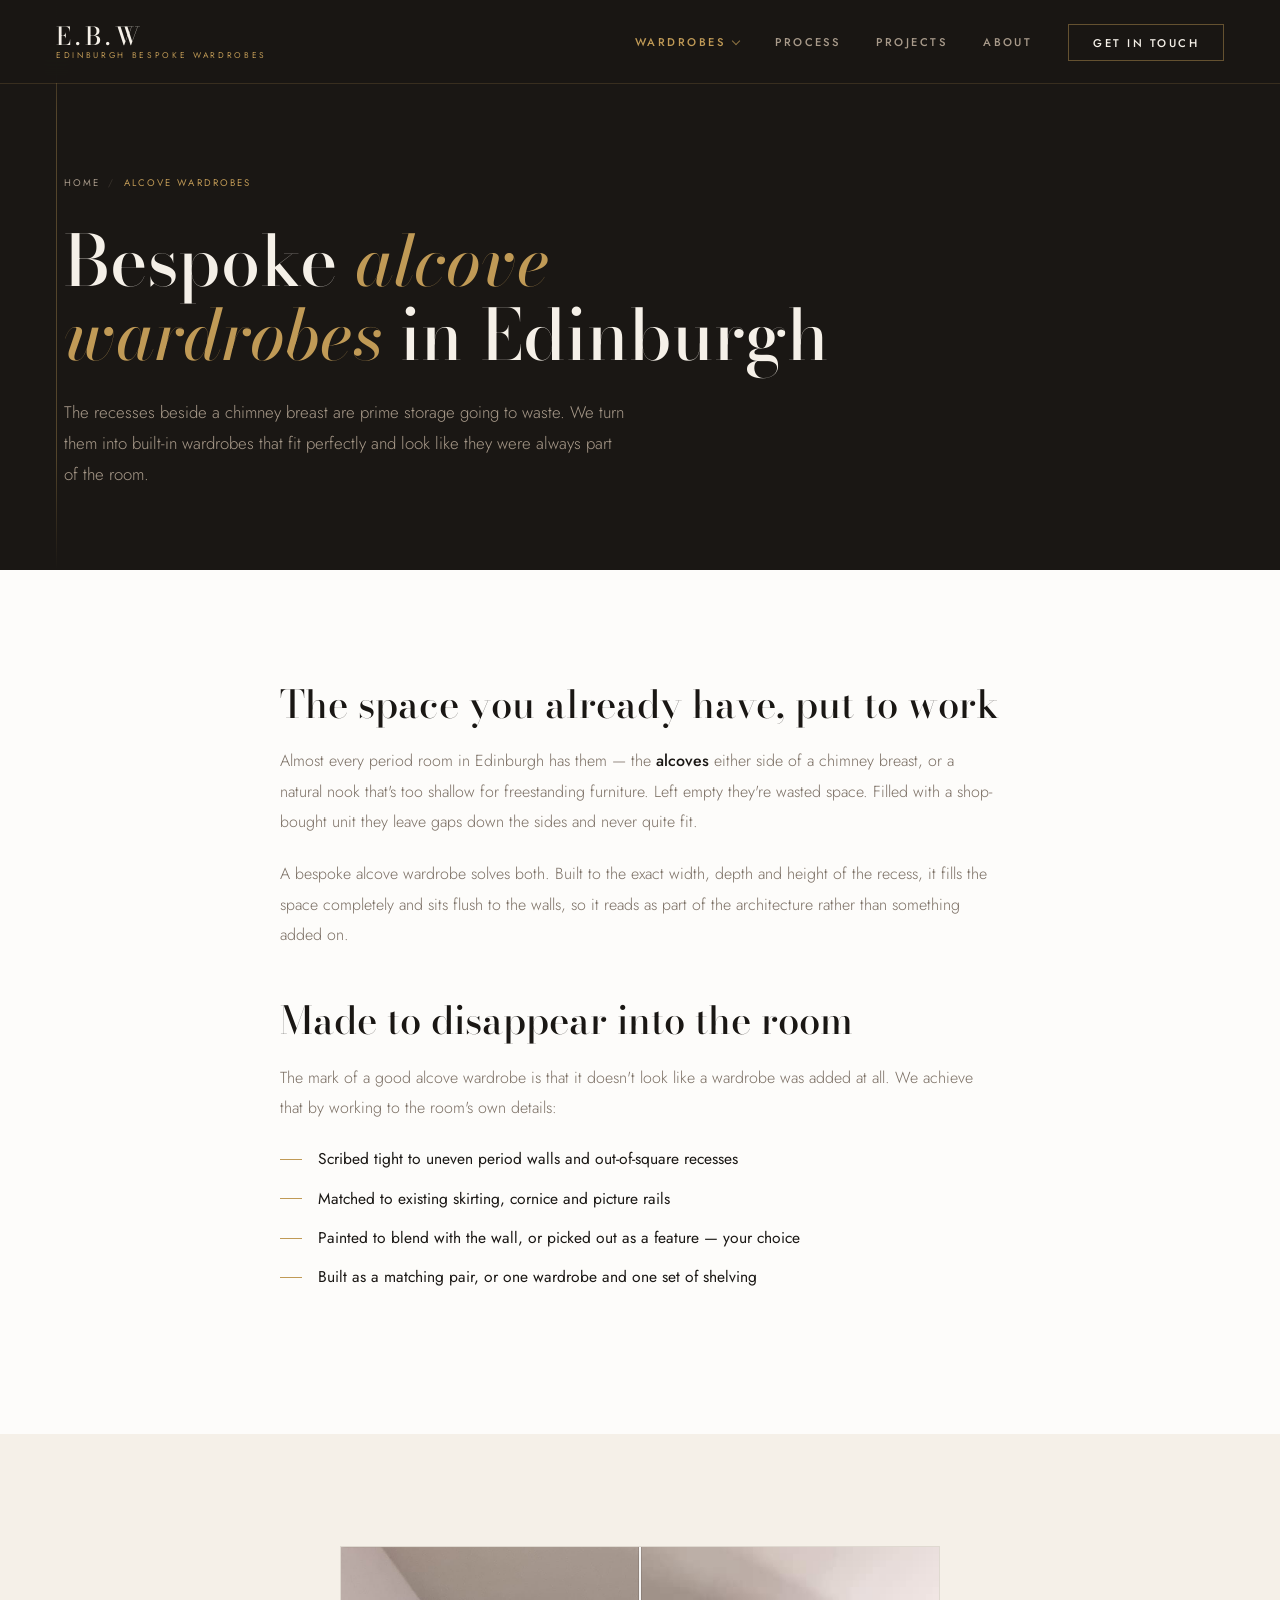
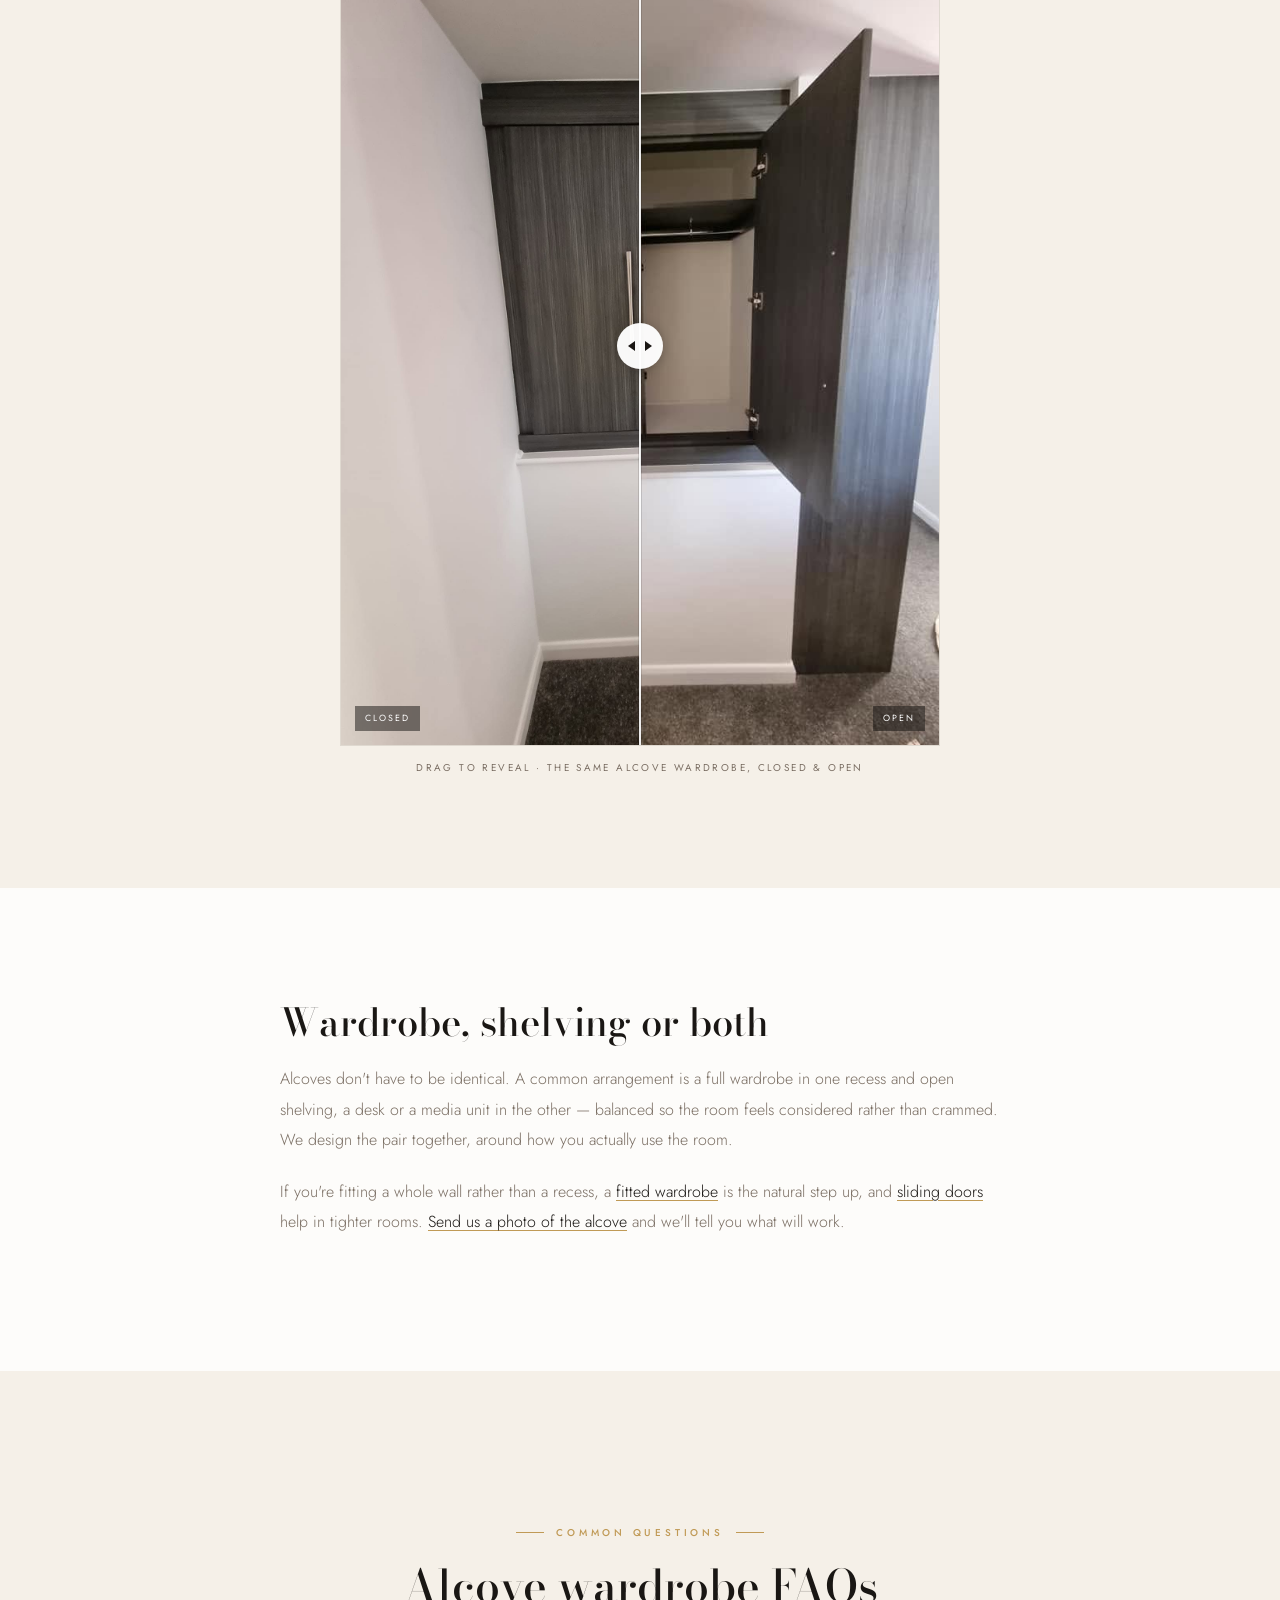
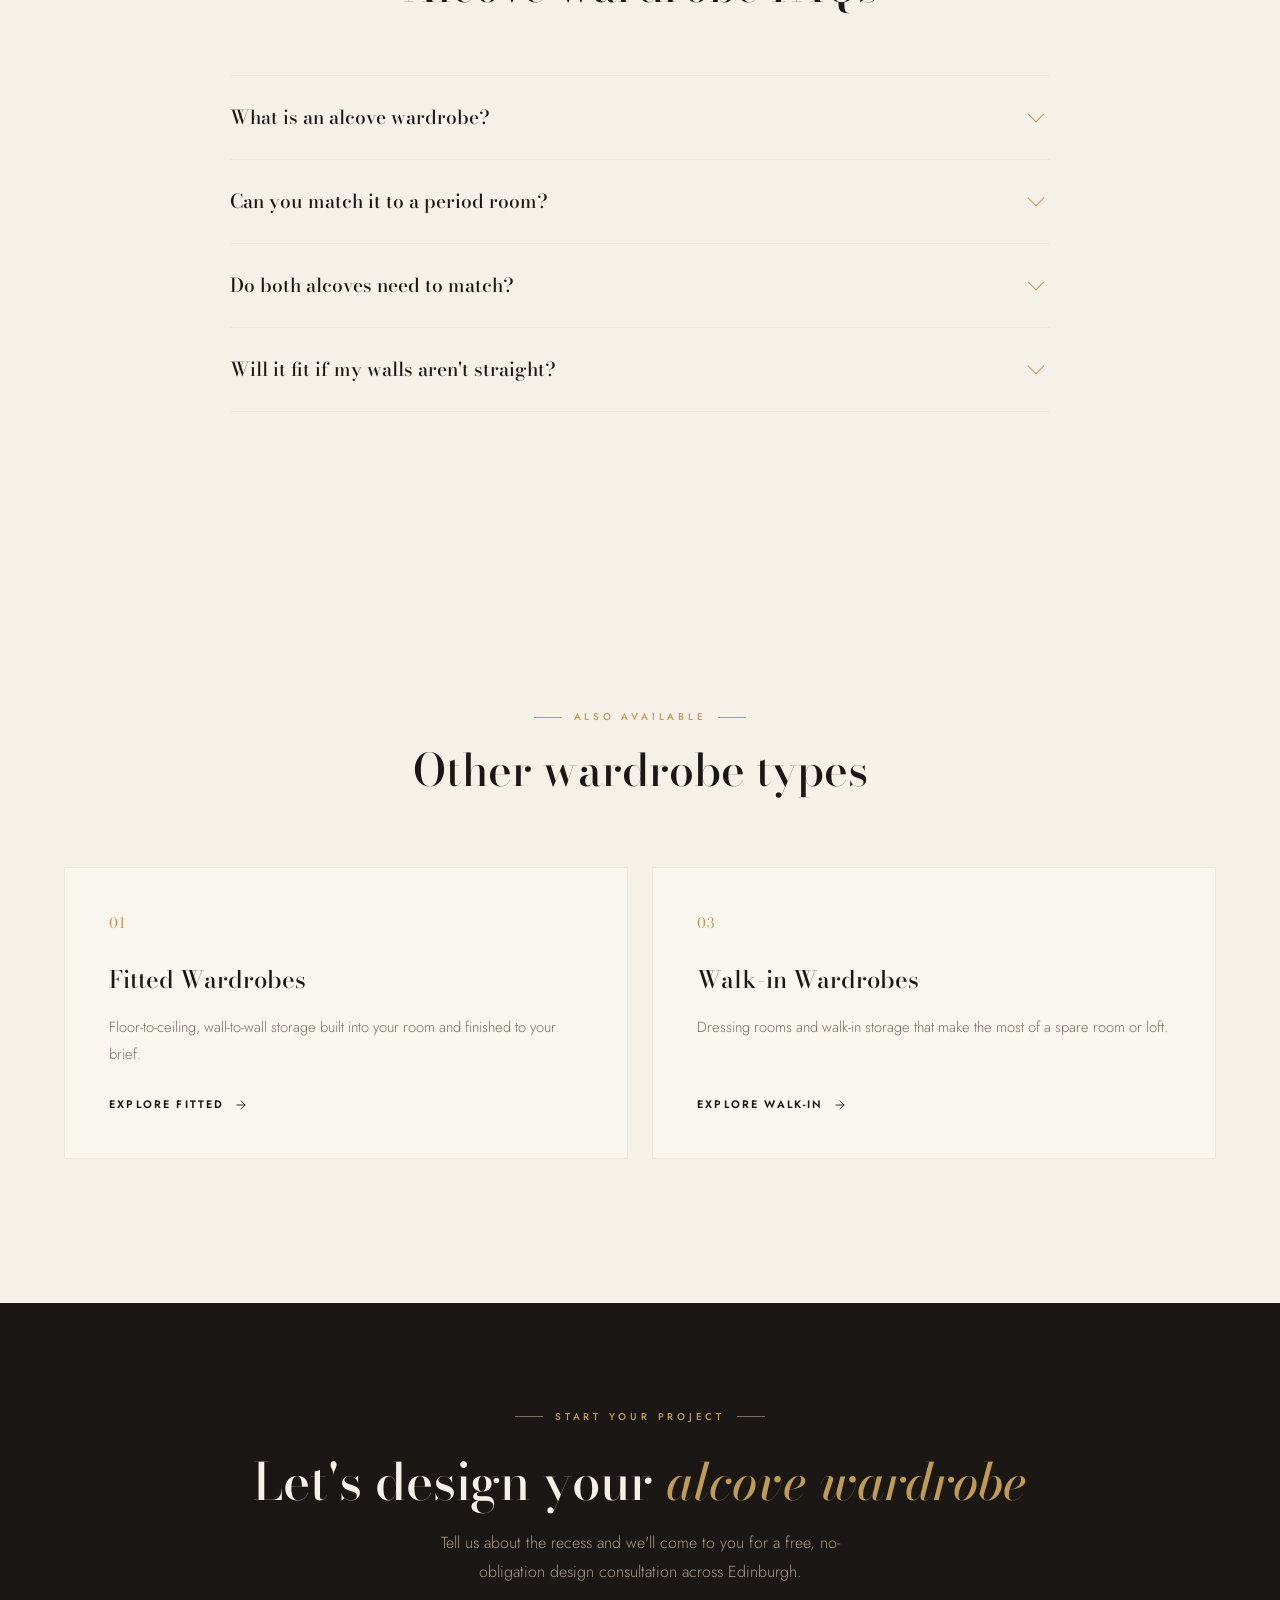
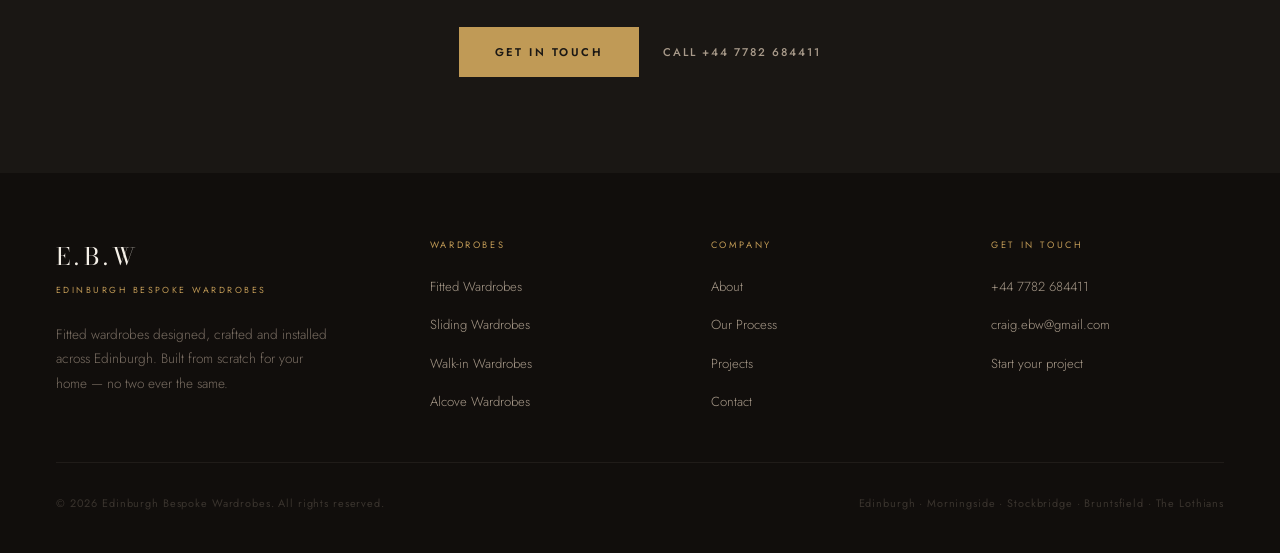
<file: alcove-wardrobes.html>
<!DOCTYPE html>
<html lang="en">
<head>
    <meta charset="UTF-8">
    <meta name="viewport" content="width=device-width, initial-scale=1.0">
    <title>Alcove Wardrobes & Chimney Breast Storage Edinburgh | E.B.W</title>
    <meta name="description" content="Bespoke alcove wardrobes and chimney breast storage in Edinburgh. Awkward recesses turned into seamless built-in wardrobes that look original to the room.">
    <link rel="canonical" href="https://edinburghbespokewardrobes.com/alcove-wardrobes.html">

    <meta property="og:type" content="website">
    <meta property="og:title" content="Bespoke Alcove Wardrobes Edinburgh | E.B.W">
    <meta property="og:description" content="Awkward alcoves and chimney recesses turned into seamless built-in storage in Edinburgh.">
    <meta property="og:url" content="https://edinburghbespokewardrobes.com/alcove-wardrobes.html">
    <meta property="og:image" content="https://edinburghbespokewardrobes.com/photos/alcove-closed.jpg">
    <meta property="og:locale" content="en_GB">
    <meta property="og:site_name" content="Edinburgh Bespoke Wardrobes">

    <link rel="preconnect" href="https://fonts.googleapis.com">
    <link rel="preconnect" href="https://fonts.gstatic.com" crossorigin>
    <link href="https://fonts.googleapis.com/css2?family=Bodoni+Moda:ital,opsz,wght@0,6..96,400;0,6..96,500;0,6..96,600;1,6..96,400;1,6..96,500;1,6..96,600&family=Jost:wght@300;400;500;600&display=swap" rel="stylesheet">
    <link rel="stylesheet" href="/styles.css">

    <script type="application/ld+json">
    {
      "@context": "https://schema.org",
      "@type": "Service",
      "serviceType": "Bespoke alcove wardrobe and built-in storage design and installation",
      "provider": { "@type": "HomeAndConstructionBusiness", "name": "Edinburgh Bespoke Wardrobes", "telephone": "+447782684411", "url": "https://edinburghbespokewardrobes.com/" },
      "areaServed": { "@type": "City", "name": "Edinburgh" },
      "description": "Bespoke alcove wardrobes and chimney breast storage in Edinburgh, turning awkward recesses into seamless built-in wardrobes."
    }
    </script>
    <script type="application/ld+json">
    {
      "@context": "https://schema.org",
      "@type": "BreadcrumbList",
      "itemListElement": [
        { "@type": "ListItem", "position": 1, "name": "Home", "item": "https://edinburghbespokewardrobes.com/" },
        { "@type": "ListItem", "position": 2, "name": "Alcove Wardrobes", "item": "https://edinburghbespokewardrobes.com/alcove-wardrobes.html" }
      ]
    }
    </script>
    <script type="application/ld+json">
    {
      "@context": "https://schema.org",
      "@type": "FAQPage",
      "mainEntity": [
        { "@type": "Question", "name": "What is an alcove wardrobe?", "acceptedAnswer": { "@type": "Answer", "text": "An alcove wardrobe is built-in storage made to fit the recess beside a chimney breast or in a natural nook in the room. Because it's made to measure, it fills the space completely with no gaps down the sides." } },
        { "@type": "Question", "name": "Can you match alcove wardrobes to a period room?", "acceptedAnswer": { "@type": "Answer", "text": "Yes. We scribe the units to skirtings, cornices and uneven period walls, and match detailing and paint so the finished wardrobe looks like it was always part of the room." } },
        { "@type": "Question", "name": "Do both alcoves need to match?", "acceptedAnswer": { "@type": "Answer", "text": "They can be built as a matching pair either side of a chimney breast, or you can have one as a wardrobe and the other as shelving or a desk. It's designed around how you'll use the room." } }
      ]
    }
    </script>
</head>
<body>

    <nav class="nav solid" id="nav">
        <a href="/" class="nav-logo" aria-label="E.B.W Home">
            <span class="nav-logo-mark">E.B.W</span>
            <span class="nav-logo-sub">Edinburgh Bespoke Wardrobes</span>
        </a>
        <ul class="nav-links">
            <li class="nav-dropdown">
                <a href="/fitted-wardrobes.html" aria-current="page">Wardrobes</a>
                <ul class="nav-dropdown-menu">
                    <li><a href="/fitted-wardrobes.html">Fitted Wardrobes</a></li>
                    <li><a href="/sliding-wardrobes.html">Sliding Wardrobes</a></li>
                    <li><a href="/walk-in-wardrobes.html">Walk-in Wardrobes</a></li>
                    <li><a href="/alcove-wardrobes.html">Alcove Wardrobes</a></li>
                </ul>
            </li>
            <li><a href="/process.html">Process</a></li>
            <li><a href="/projects.html">Projects</a></li>
            <li><a href="/about.html">About</a></li>
            <li><a href="/contact.html" class="cta">Get in Touch</a></li>
        </ul>
        <button class="nav-hamburger" id="hamburger" aria-label="Open navigation menu"><span></span><span></span><span></span></button>
    </nav>

    <div class="mobile-menu" id="mobileMenu" role="dialog" aria-label="Navigation">
        <button class="mobile-close" id="mobileClose" aria-label="Close menu">✕</button>
        <span class="mobile-menu-heading">Wardrobes</span>
        <a href="/fitted-wardrobes.html">Fitted</a>
        <a href="/sliding-wardrobes.html">Sliding</a>
        <a href="/walk-in-wardrobes.html">Walk-in</a>
        <a href="/alcove-wardrobes.html" aria-current="page">Alcove</a>
        <span class="mobile-menu-heading">Explore</span>
        <a href="/process.html">Process</a>
        <a href="/projects.html">Projects</a>
        <a href="/about.html">About</a>
        <a href="/contact.html">Get in Touch</a>
    </div>

    <section class="page-hero">
        <div class="page-hero-inner">
            <ul class="breadcrumb reveal">
                <li><a href="/">Home</a></li>
                <li>Alcove Wardrobes</li>
            </ul>
            <h1 class="page-hero-h1 reveal delay-1">Bespoke <em>alcove wardrobes</em> in Edinburgh</h1>
            <p class="page-hero-sub reveal delay-2">The recesses beside a chimney breast are prime storage going to waste. We turn them into built-in wardrobes that fit perfectly and look like they were always part of the room.</p>
        </div>
    </section>

    <section class="section light">
        <div class="prose">
            <h2>The space you already have, put to work</h2>
            <p>Almost every period room in Edinburgh has them — the <strong>alcoves</strong> either side of a chimney breast, or a natural nook that's too shallow for freestanding furniture. Left empty they're wasted space. Filled with a shop-bought unit they leave gaps down the sides and never quite fit.</p>
            <p>A bespoke alcove wardrobe solves both. Built to the exact width, depth and height of the recess, it fills the space completely and sits flush to the walls, so it reads as part of the architecture rather than something added on.</p>

            <h2>Made to disappear into the room</h2>
            <p>The mark of a good alcove wardrobe is that it doesn't look like a wardrobe was added at all. We achieve that by working to the room's own details:</p>
            <ul>
                <li>Scribed tight to uneven period walls and out-of-square recesses</li>
                <li>Matched to existing skirting, cornice and picture rails</li>
                <li>Painted to blend with the wall, or picked out as a feature — your choice</li>
                <li>Built as a matching pair, or one wardrobe and one set of shelving</li>
            </ul>
        </div>
    </section>

    <section class="section cream">
        <figure class="compare reveal">
            <div class="compare-viewport" role="slider" tabindex="0"
                 aria-label="Drag to compare the alcove wardrobe closed and open"
                 aria-valuemin="0" aria-valuemax="100" aria-valuenow="50">
                <img class="compare-img compare-open" src="photos/alcove-open.jpg" alt="Alcove wardrobe open, showing bespoke shelving and hanging space, Edinburgh" loading="lazy" width="720" height="960" draggable="false">
                <img class="compare-img compare-closed" src="photos/alcove-closed.jpg" alt="Bespoke alcove wardrobe with grey woodgrain doors closed, fitted into a recess, Edinburgh" loading="lazy" width="1536" height="2048" draggable="false">
                <span class="compare-tag compare-tag-left">Closed</span>
                <span class="compare-tag compare-tag-right">Open</span>
                <div class="compare-handle" aria-hidden="true"><span class="compare-knob"></span></div>
            </div>
            <figcaption>Drag to reveal · the same alcove wardrobe, closed &amp; open</figcaption>
        </figure>
    </section>

    <section class="section light">
        <div class="prose">
            <h2>Wardrobe, shelving or both</h2>
            <p>Alcoves don't have to be identical. A common arrangement is a full wardrobe in one recess and open shelving, a desk or a media unit in the other — balanced so the room feels considered rather than crammed. We design the pair together, around how you actually use the room.</p>
            <p>If you're fitting a whole wall rather than a recess, a <a href="/fitted-wardrobes.html">fitted wardrobe</a> is the natural step up, and <a href="/sliding-wardrobes.html">sliding doors</a> help in tighter rooms. <a href="/contact.html">Send us a photo of the alcove</a> and we'll tell you what will work.</p>
        </div>
    </section>

    <section class="faq">
        <div class="faq-inner">
            <div class="faq-header">
                <div class="label reveal"><div class="label-line"></div><span class="label-text">Common Questions</span><div class="label-line"></div></div>
                <h2 class="section-heading reveal delay-1">Alcove wardrobe FAQs</h2>
            </div>
            <div class="faq-item reveal">
                <button class="faq-q" aria-expanded="false">What is an alcove wardrobe?</button>
                <div class="faq-a"><div class="faq-a-inner"><p>It's built-in storage made to fit the recess beside a chimney breast or a natural nook in the room. Because it's made to measure, it fills the space completely with no gaps down the sides.</p></div></div>
            </div>
            <div class="faq-item reveal">
                <button class="faq-q" aria-expanded="false">Can you match it to a period room?</button>
                <div class="faq-a"><div class="faq-a-inner"><p>Yes. We scribe the units to skirtings, cornices and uneven period walls, and match detailing and paint so the finished wardrobe looks like it was always part of the room.</p></div></div>
            </div>
            <div class="faq-item reveal">
                <button class="faq-q" aria-expanded="false">Do both alcoves need to match?</button>
                <div class="faq-a"><div class="faq-a-inner"><p>Not at all. They can be a matching pair either side of the chimney breast, or one wardrobe and one set of shelving, a desk or a media unit. It's designed around how you'll use the room.</p></div></div>
            </div>
            <div class="faq-item reveal">
                <button class="faq-q" aria-expanded="false">Will it fit if my walls aren't straight?</button>
                <div class="faq-a"><div class="faq-a-inner"><p>That's exactly the point of bespoke. Old walls are rarely square or plumb, so we measure and scribe each unit to the real recess rather than assuming clean right angles.</p></div></div>
            </div>
        </div>
    </section>

    <section class="services cream">
        <div class="services-inner">
            <div class="services-header">
                <div class="label reveal"><div class="label-line"></div><span class="label-text">Also Available</span><div class="label-line"></div></div>
                <h2 class="section-heading reveal delay-1">Other wardrobe types</h2>
            </div>
            <div class="services-grid">
                <a href="/fitted-wardrobes.html" class="service-card reveal">
                    <span class="service-card-num">01</span>
                    <h3 class="service-card-title">Fitted Wardrobes</h3>
                    <p class="service-card-body">Floor-to-ceiling, wall-to-wall storage built into your room and finished to your brief.</p>
                    <span class="service-card-link">Explore fitted <svg width="14" height="14" viewBox="0 0 24 24" fill="none" stroke="currentColor" stroke-width="1.5" stroke-linecap="round" stroke-linejoin="round" aria-hidden="true"><path d="M5 12h14"/><path d="m12 5 7 7-7 7"/></svg></span>
                </a>
                <a href="/walk-in-wardrobes.html" class="service-card reveal delay-1">
                    <span class="service-card-num">03</span>
                    <h3 class="service-card-title">Walk-in Wardrobes</h3>
                    <p class="service-card-body">Dressing rooms and walk-in storage that make the most of a spare room or loft.</p>
                    <span class="service-card-link">Explore walk-in <svg width="14" height="14" viewBox="0 0 24 24" fill="none" stroke="currentColor" stroke-width="1.5" stroke-linecap="round" stroke-linejoin="round" aria-hidden="true"><path d="M5 12h14"/><path d="m12 5 7 7-7 7"/></svg></span>
                </a>
            </div>
        </div>
    </section>

    <section class="cta-band">
        <div class="cta-band-inner">
            <div class="label reveal"><div class="label-line" style="background: var(--stone);"></div><span class="label-text">Start Your Project</span><div class="label-line" style="background: var(--stone);"></div></div>
            <h2 class="reveal delay-1">Let's design your <em>alcove wardrobe</em></h2>
            <p class="reveal delay-2">Tell us about the recess and we'll come to you for a free, no-obligation design consultation across Edinburgh.</p>
            <div class="cta-band-actions reveal delay-3">
                <a href="/contact.html" class="btn-primary">Get in Touch</a>
                <a href="tel:+447782684411" class="btn-ghost">Call +44 7782 684411</a>
            </div>
        </div>
    </section>

    <footer class="footer">
        <div class="footer-top">
            <div class="footer-brand">
                <div class="footer-brand-mark">E.B.W</div>
                <div class="footer-brand-sub">Edinburgh Bespoke Wardrobes</div>
                <p class="footer-brand-text">Fitted wardrobes designed, crafted and installed across Edinburgh. Built from scratch for your home — no two ever the same.</p>
            </div>
            <div class="footer-col">
                <div class="footer-col-title">Wardrobes</div>
                <ul>
                    <li><a href="/fitted-wardrobes.html">Fitted Wardrobes</a></li>
                    <li><a href="/sliding-wardrobes.html">Sliding Wardrobes</a></li>
                    <li><a href="/walk-in-wardrobes.html">Walk-in Wardrobes</a></li>
                    <li><a href="/alcove-wardrobes.html">Alcove Wardrobes</a></li>
                </ul>
            </div>
            <div class="footer-col">
                <div class="footer-col-title">Company</div>
                <ul>
                    <li><a href="/about.html">About</a></li>
                    <li><a href="/process.html">Our Process</a></li>
                    <li><a href="/projects.html">Projects</a></li>
                    <li><a href="/contact.html">Contact</a></li>
                </ul>
            </div>
            <div class="footer-col">
                <div class="footer-col-title">Get in Touch</div>
                <ul>
                    <li><a href="tel:+447782684411">+44 7782 684411</a></li>
                    <li><a href="mailto:craig.ebw@gmail.com">craig.ebw@gmail.com</a></li>
                    <li><a href="/contact.html">Start your project</a></li>
                </ul>
            </div>
        </div>
        <div class="footer-bottom">
            <span class="footer-copy">&copy; 2026 Edinburgh Bespoke Wardrobes. All rights reserved.</span>
            <span class="footer-area">Edinburgh · Morningside · Stockbridge · Bruntsfield · The Lothians</span>
        </div>
    </footer>

    <script src="/main.js"></script>
</body>
</html>
</file>
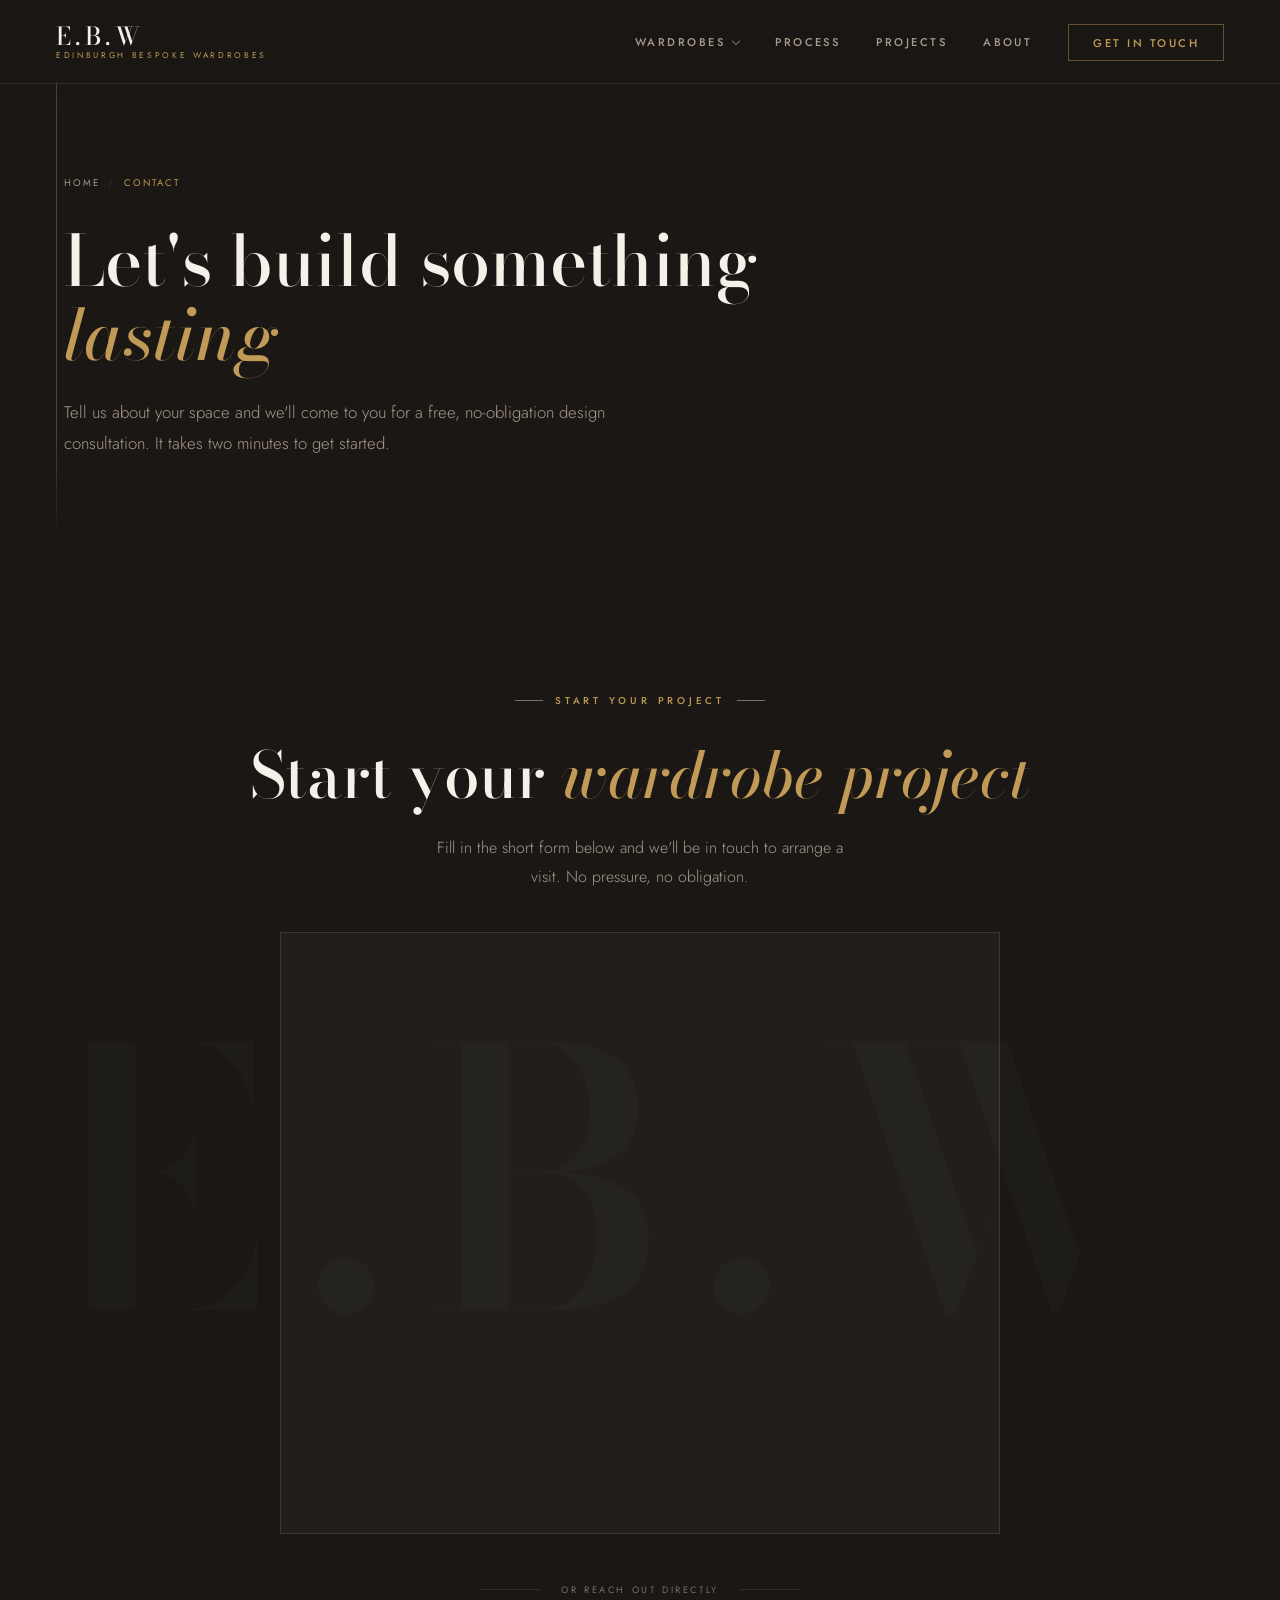
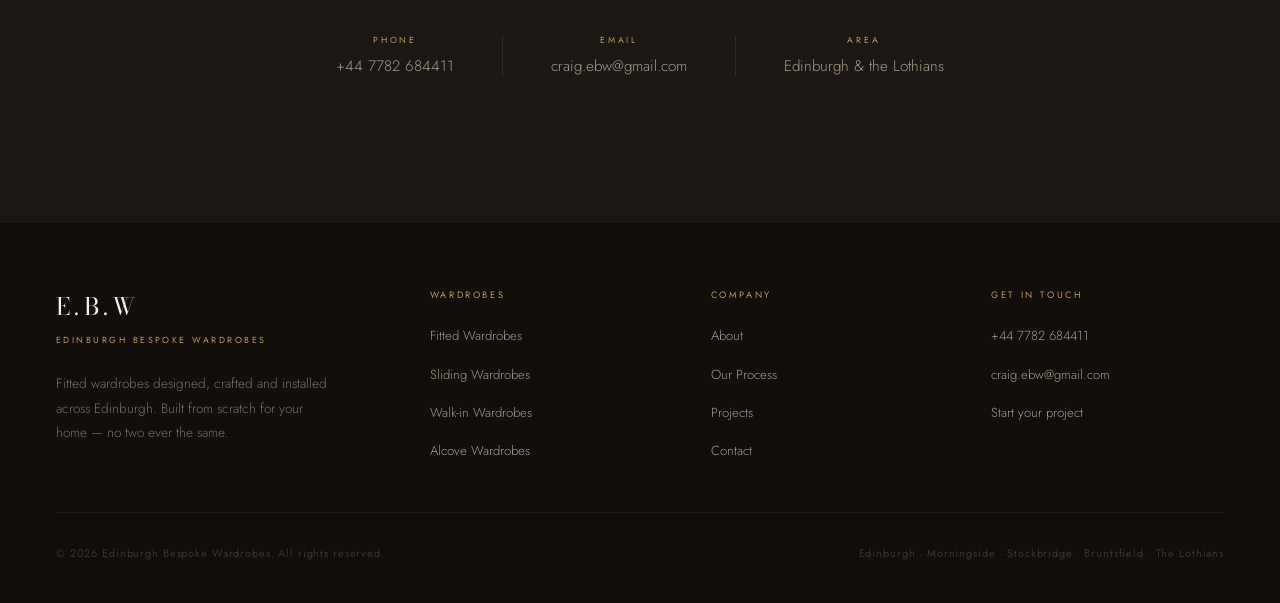
<file: contact.html>
<!DOCTYPE html>
<html lang="en">
<head>
    <meta charset="UTF-8">
    <meta name="viewport" content="width=device-width, initial-scale=1.0">
    <title>Contact | Free Wardrobe Design Consultation Edinburgh | E.B.W</title>
    <meta name="description" content="Get in touch with Edinburgh Bespoke Wardrobes for a free, no-obligation design consultation. Fill in the short form, or call and email us directly.">
    <link rel="canonical" href="https://edinburghbespokewardrobes.com/contact.html">

    <meta property="og:type" content="website">
    <meta property="og:title" content="Contact | E.B.W Edinburgh">
    <meta property="og:description" content="Free, no-obligation bespoke wardrobe design consultation across Edinburgh. Tell us about your room.">
    <meta property="og:url" content="https://edinburghbespokewardrobes.com/contact.html">
    <meta property="og:image" content="https://edinburghbespokewardrobes.com/Image%202.jpg">
    <meta property="og:locale" content="en_GB">
    <meta property="og:site_name" content="Edinburgh Bespoke Wardrobes">

    <link rel="preconnect" href="https://fonts.googleapis.com">
    <link rel="preconnect" href="https://fonts.gstatic.com" crossorigin>
    <link href="https://fonts.googleapis.com/css2?family=Bodoni+Moda:ital,opsz,wght@0,6..96,400;0,6..96,500;0,6..96,600;1,6..96,400;1,6..96,500;1,6..96,600&family=Jost:wght@300;400;500;600&display=swap" rel="stylesheet">
    <link rel="stylesheet" href="/styles.css">

    <script type="application/ld+json">
    {
      "@context": "https://schema.org",
      "@type": "ContactPage",
      "name": "Contact Edinburgh Bespoke Wardrobes",
      "url": "https://edinburghbespokewardrobes.com/contact.html",
      "mainEntity": {
        "@type": "HomeAndConstructionBusiness",
        "name": "Edinburgh Bespoke Wardrobes",
        "telephone": "+447782684411",
        "email": "craig.ebw@gmail.com",
        "areaServed": "Edinburgh",
        "address": { "@type": "PostalAddress", "addressLocality": "Edinburgh", "addressRegion": "Scotland", "addressCountry": "GB" }
      }
    }
    </script>
    <script type="application/ld+json">
    {
      "@context": "https://schema.org",
      "@type": "BreadcrumbList",
      "itemListElement": [
        { "@type": "ListItem", "position": 1, "name": "Home", "item": "https://edinburghbespokewardrobes.com/" },
        { "@type": "ListItem", "position": 2, "name": "Contact", "item": "https://edinburghbespokewardrobes.com/contact.html" }
      ]
    }
    </script>
</head>
<body>

    <nav class="nav solid" id="nav">
        <a href="/" class="nav-logo" aria-label="E.B.W Home">
            <span class="nav-logo-mark">E.B.W</span>
            <span class="nav-logo-sub">Edinburgh Bespoke Wardrobes</span>
        </a>
        <ul class="nav-links">
            <li class="nav-dropdown">
                <a href="/fitted-wardrobes.html">Wardrobes</a>
                <ul class="nav-dropdown-menu">
                    <li><a href="/fitted-wardrobes.html">Fitted Wardrobes</a></li>
                    <li><a href="/sliding-wardrobes.html">Sliding Wardrobes</a></li>
                    <li><a href="/walk-in-wardrobes.html">Walk-in Wardrobes</a></li>
                    <li><a href="/alcove-wardrobes.html">Alcove Wardrobes</a></li>
                </ul>
            </li>
            <li><a href="/process.html">Process</a></li>
            <li><a href="/projects.html">Projects</a></li>
            <li><a href="/about.html">About</a></li>
            <li><a href="/contact.html" class="cta" aria-current="page">Get in Touch</a></li>
        </ul>
        <button class="nav-hamburger" id="hamburger" aria-label="Open navigation menu"><span></span><span></span><span></span></button>
    </nav>

    <div class="mobile-menu" id="mobileMenu" role="dialog" aria-label="Navigation">
        <button class="mobile-close" id="mobileClose" aria-label="Close menu">✕</button>
        <span class="mobile-menu-heading">Wardrobes</span>
        <a href="/fitted-wardrobes.html">Fitted</a>
        <a href="/sliding-wardrobes.html">Sliding</a>
        <a href="/walk-in-wardrobes.html">Walk-in</a>
        <a href="/alcove-wardrobes.html">Alcove</a>
        <span class="mobile-menu-heading">Explore</span>
        <a href="/process.html">Process</a>
        <a href="/projects.html">Projects</a>
        <a href="/about.html">About</a>
        <a href="/contact.html" aria-current="page">Get in Touch</a>
    </div>

    <section class="page-hero">
        <div class="page-hero-inner">
            <ul class="breadcrumb reveal">
                <li><a href="/">Home</a></li>
                <li>Contact</li>
            </ul>
            <h1 class="page-hero-h1 reveal delay-1">Let's build something <em>lasting</em></h1>
            <p class="page-hero-sub reveal delay-2">Tell us about your space and we'll come to you for a free, no-obligation design consultation. It takes two minutes to get started.</p>
        </div>
    </section>

    <!-- ─── CONTACT / GHL FUNNEL ─── -->
    <section class="contact">
        <div class="contact-inner">
            <div class="label reveal"><div class="label-line" style="background: var(--stone);"></div><span class="label-text">Start Your Project</span><div class="label-line" style="background: var(--stone);"></div></div>

            <h2 class="contact-h2 reveal delay-1">Start your <em>wardrobe project</em></h2>

            <p class="contact-sub reveal delay-2">Fill in the short form below and we'll be in touch to arrange a visit. No pressure, no obligation.</p>

            <div class="survey-wrap reveal delay-3">
                <iframe src="https://api.leadconnectorhq.com/widget/survey/FZ32hK9Ci7IUKyg7nwT4" scrolling="no" id="FZ32hK9Ci7IUKyg7nwT4" title="Start your wardrobe project"></iframe>
            </div>

            <div class="contact-or reveal delay-4">or reach out directly</div>

            <div class="contact-details reveal delay-4">
                <div>
                    <div class="c-detail-label">Phone</div>
                    <a href="tel:+447782684411" class="c-detail-value">+44 7782 684411</a>
                </div>
                <div class="c-divider"></div>
                <div>
                    <div class="c-detail-label">Email</div>
                    <a href="mailto:craig.ebw@gmail.com" class="c-detail-value">craig.ebw@gmail.com</a>
                </div>
                <div class="c-divider"></div>
                <div>
                    <div class="c-detail-label">Area</div>
                    <span class="c-detail-value">Edinburgh &amp; the Lothians</span>
                </div>
            </div>
        </div>
    </section>

    <footer class="footer">
        <div class="footer-top">
            <div class="footer-brand">
                <div class="footer-brand-mark">E.B.W</div>
                <div class="footer-brand-sub">Edinburgh Bespoke Wardrobes</div>
                <p class="footer-brand-text">Fitted wardrobes designed, crafted and installed across Edinburgh. Built from scratch for your home — no two ever the same.</p>
            </div>
            <div class="footer-col">
                <div class="footer-col-title">Wardrobes</div>
                <ul>
                    <li><a href="/fitted-wardrobes.html">Fitted Wardrobes</a></li>
                    <li><a href="/sliding-wardrobes.html">Sliding Wardrobes</a></li>
                    <li><a href="/walk-in-wardrobes.html">Walk-in Wardrobes</a></li>
                    <li><a href="/alcove-wardrobes.html">Alcove Wardrobes</a></li>
                </ul>
            </div>
            <div class="footer-col">
                <div class="footer-col-title">Company</div>
                <ul>
                    <li><a href="/about.html">About</a></li>
                    <li><a href="/process.html">Our Process</a></li>
                    <li><a href="/projects.html">Projects</a></li>
                    <li><a href="/contact.html">Contact</a></li>
                </ul>
            </div>
            <div class="footer-col">
                <div class="footer-col-title">Get in Touch</div>
                <ul>
                    <li><a href="tel:+447782684411">+44 7782 684411</a></li>
                    <li><a href="mailto:craig.ebw@gmail.com">craig.ebw@gmail.com</a></li>
                    <li><a href="/contact.html">Start your project</a></li>
                </ul>
            </div>
        </div>
        <div class="footer-bottom">
            <span class="footer-copy">&copy; 2026 Edinburgh Bespoke Wardrobes. All rights reserved.</span>
            <span class="footer-area">Edinburgh · Morningside · Stockbridge · Bruntsfield · The Lothians</span>
        </div>
    </footer>

    <script src="/main.js"></script>
    <script src="https://link.msgsndr.com/js/form_embed.js"></script>
</body>
</html>
</file>
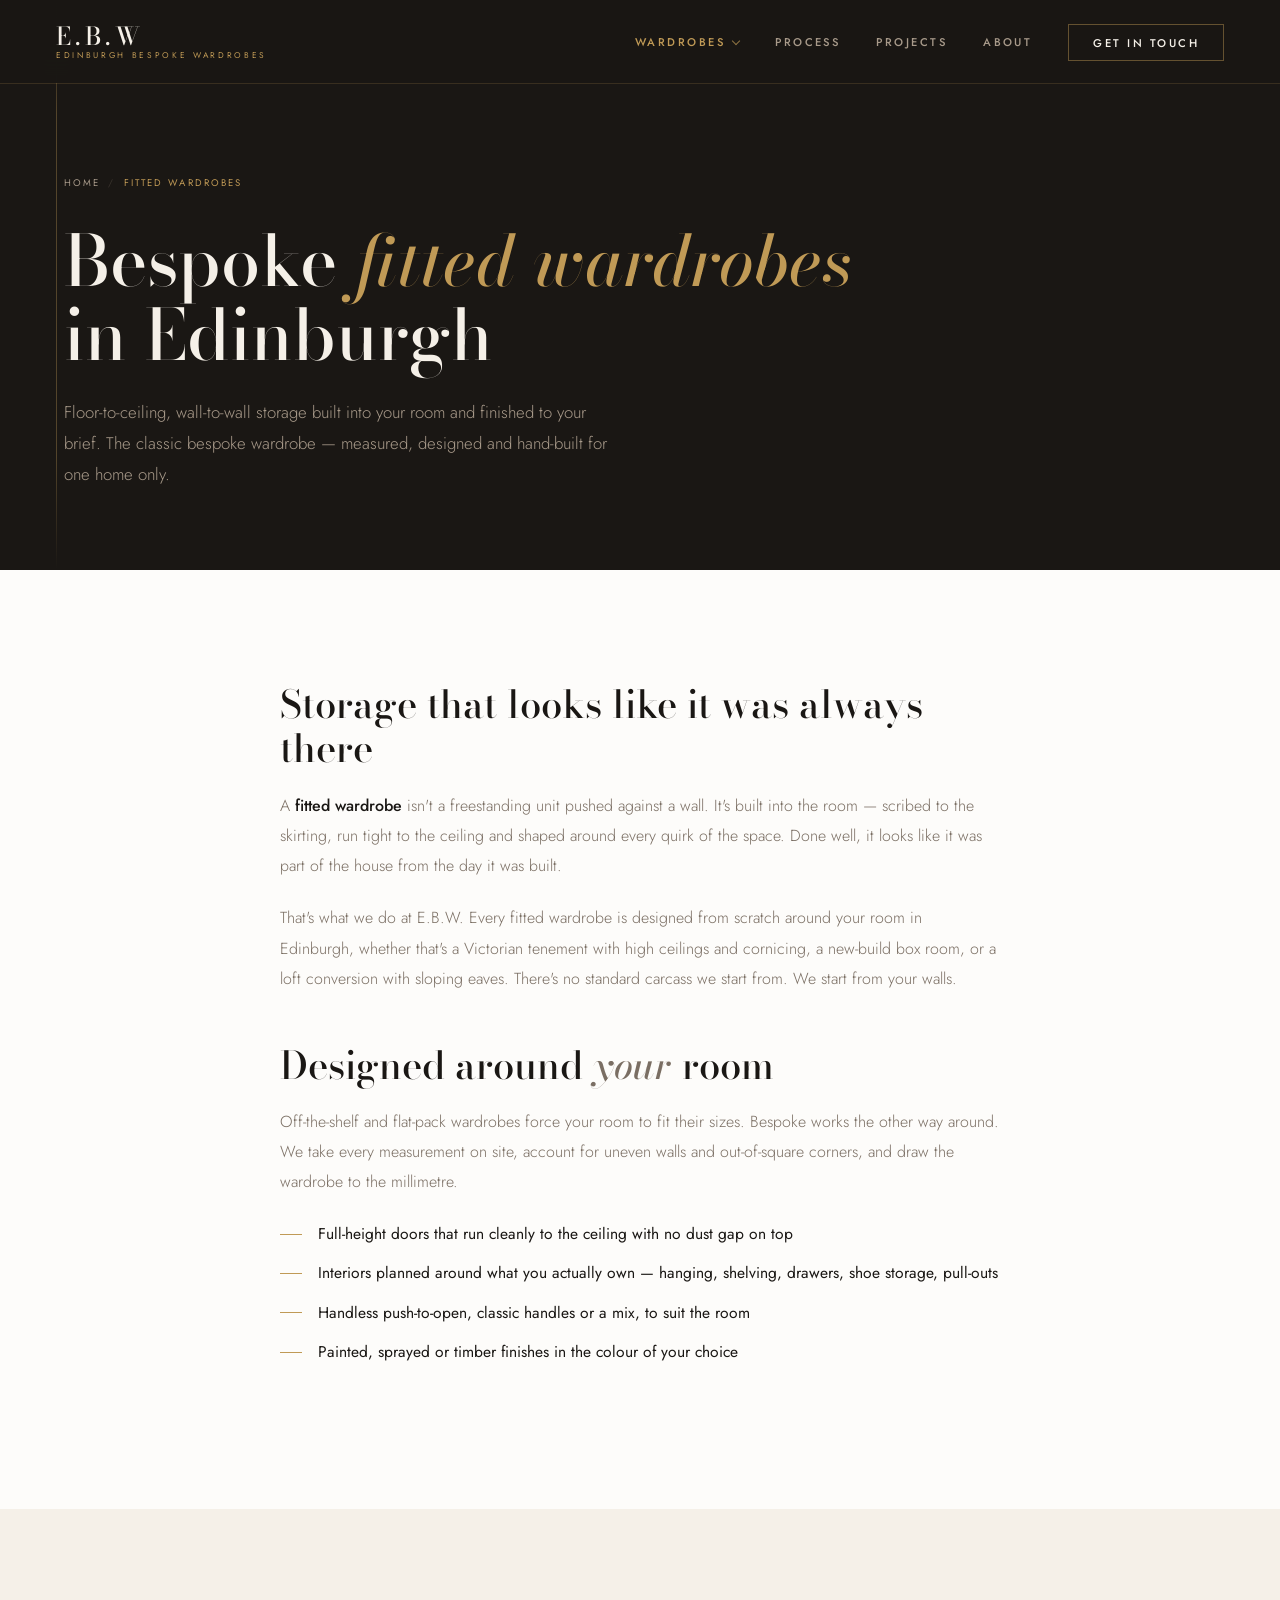
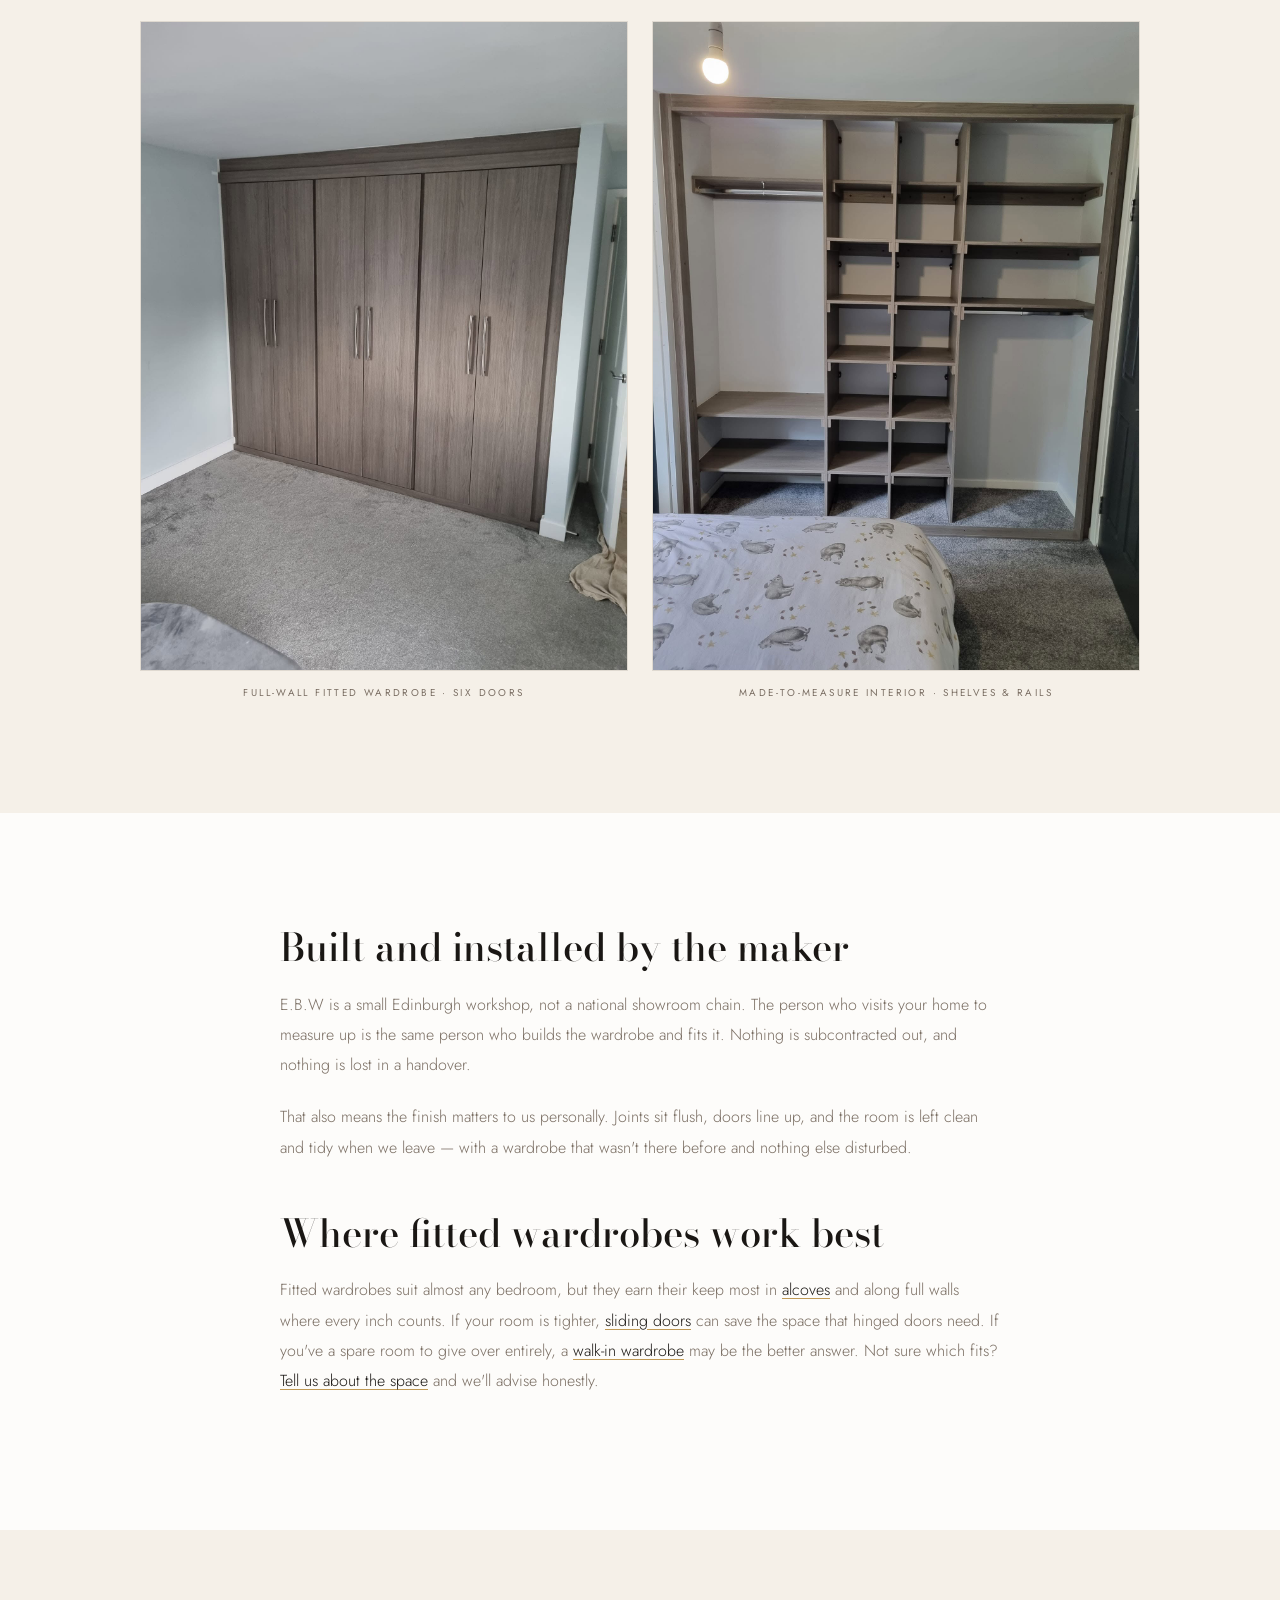
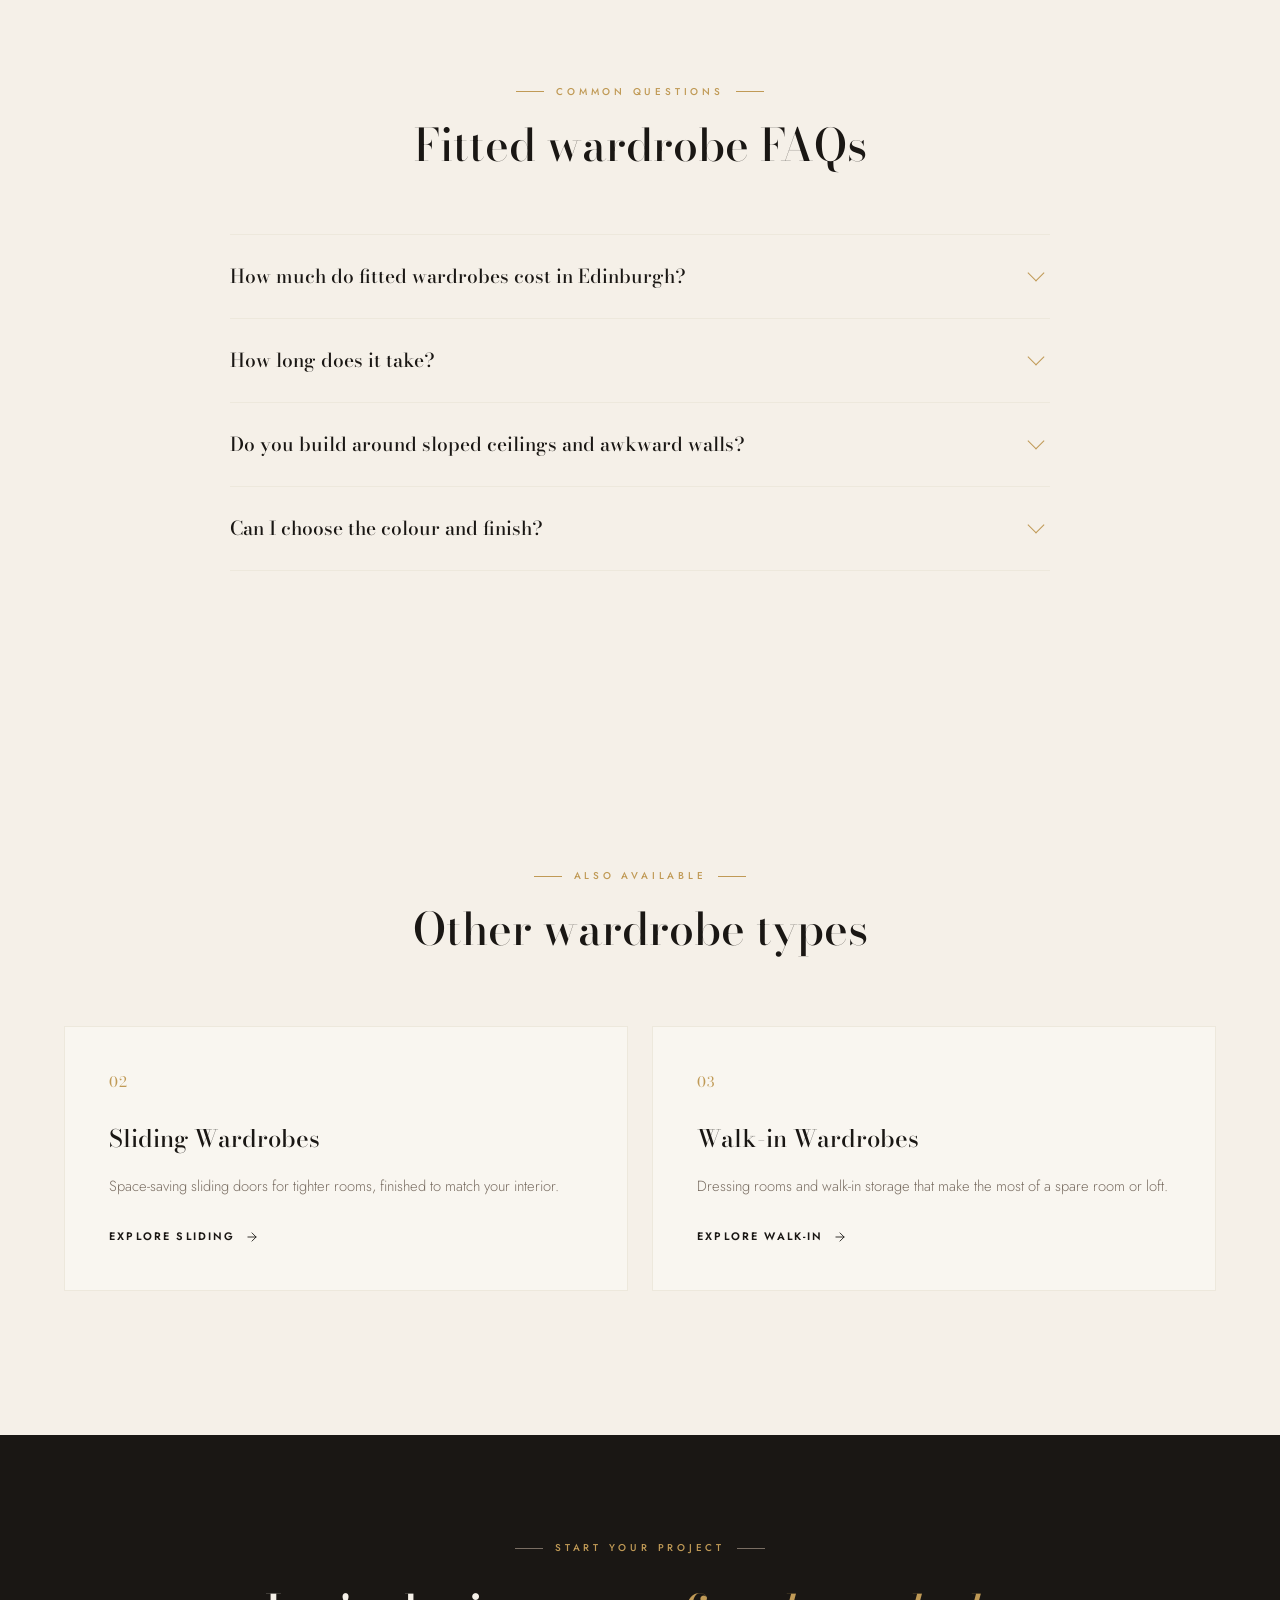
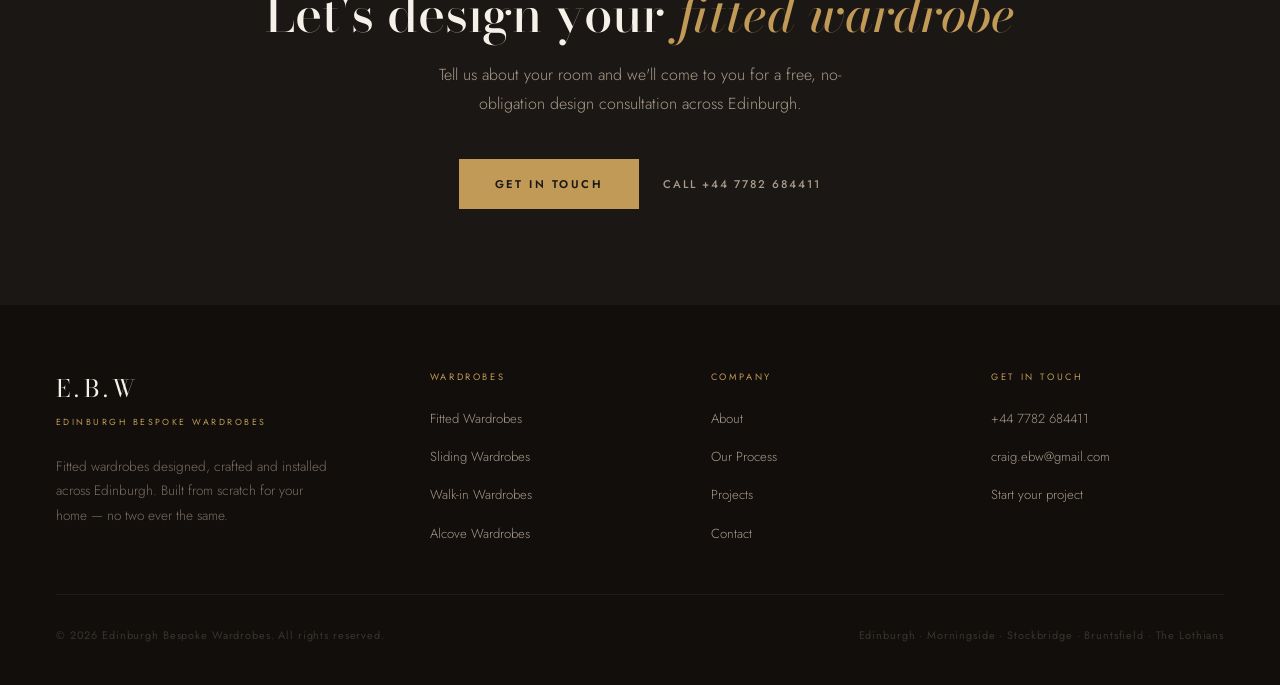
<file: fitted-wardrobes.html>
<!DOCTYPE html>
<html lang="en">
<head>
    <meta charset="UTF-8">
    <meta name="viewport" content="width=device-width, initial-scale=1.0">
    <title>Bespoke Fitted Wardrobes Edinburgh | Built-in Wardrobes | E.B.W</title>
    <meta name="description" content="Bespoke fitted & built-in wardrobes in Edinburgh, designed floor-to-ceiling around your exact room. Every finish to your brief, hand-built and installed locally. Free consultation.">
    <link rel="canonical" href="https://edinburghbespokewardrobes.com/fitted-wardrobes.html">

    <meta property="og:type" content="website">
    <meta property="og:title" content="Bespoke Fitted Wardrobes Edinburgh | E.B.W">
    <meta property="og:description" content="Fitted, built-in wardrobes designed floor-to-ceiling around your exact room in Edinburgh.">
    <meta property="og:url" content="https://edinburghbespokewardrobes.com/fitted-wardrobes.html">
    <meta property="og:image" content="https://edinburghbespokewardrobes.com/photos/triple-wardrobe.jpg">
    <meta property="og:locale" content="en_GB">
    <meta property="og:site_name" content="Edinburgh Bespoke Wardrobes">

    <link rel="preconnect" href="https://fonts.googleapis.com">
    <link rel="preconnect" href="https://fonts.gstatic.com" crossorigin>
    <link href="https://fonts.googleapis.com/css2?family=Bodoni+Moda:ital,opsz,wght@0,6..96,400;0,6..96,500;0,6..96,600;1,6..96,400;1,6..96,500;1,6..96,600&family=Jost:wght@300;400;500;600&display=swap" rel="stylesheet">
    <link rel="stylesheet" href="/styles.css">

    <script type="application/ld+json">
    {
      "@context": "https://schema.org",
      "@type": "Service",
      "serviceType": "Bespoke fitted wardrobe design and installation",
      "provider": { "@type": "HomeAndConstructionBusiness", "name": "Edinburgh Bespoke Wardrobes", "telephone": "+447782684411", "url": "https://edinburghbespokewardrobes.com/" },
      "areaServed": { "@type": "City", "name": "Edinburgh" },
      "description": "Bespoke fitted and built-in wardrobes designed floor-to-ceiling around your exact room in Edinburgh, hand-built and installed locally."
    }
    </script>
    <script type="application/ld+json">
    {
      "@context": "https://schema.org",
      "@type": "BreadcrumbList",
      "itemListElement": [
        { "@type": "ListItem", "position": 1, "name": "Home", "item": "https://edinburghbespokewardrobes.com/" },
        { "@type": "ListItem", "position": 2, "name": "Fitted Wardrobes", "item": "https://edinburghbespokewardrobes.com/fitted-wardrobes.html" }
      ]
    }
    </script>
    <script type="application/ld+json">
    {
      "@context": "https://schema.org",
      "@type": "FAQPage",
      "mainEntity": [
        { "@type": "Question", "name": "How much do fitted wardrobes cost in Edinburgh?", "acceptedAnswer": { "@type": "Answer", "text": "Because every wardrobe is bespoke, the price depends on the size of the run, the finish and the internal layout. After we've seen your room we give you a clear written quote with no obligation." } },
        { "@type": "Question", "name": "How long does a fitted wardrobe take to design and install?", "acceptedAnswer": { "@type": "Answer", "text": "A typical project runs a few weeks from agreed design to installation, depending on the finish and current workload. Installation itself is usually completed in one to a few days on site." } },
        { "@type": "Question", "name": "Do you build around sloped ceilings and awkward walls?", "acceptedAnswer": { "@type": "Answer", "text": "Yes. Building around sloped ceilings, chimney breasts, uneven walls and period features is exactly what bespoke fitted wardrobes are for. Everything is measured and drawn on site." } }
      ]
    }
    </script>
</head>
<body>

    <!-- ─── NAV ─── -->
    <nav class="nav solid" id="nav">
        <a href="/" class="nav-logo" aria-label="E.B.W Home">
            <span class="nav-logo-mark">E.B.W</span>
            <span class="nav-logo-sub">Edinburgh Bespoke Wardrobes</span>
        </a>
        <ul class="nav-links">
            <li class="nav-dropdown">
                <a href="/fitted-wardrobes.html" aria-current="page">Wardrobes</a>
                <ul class="nav-dropdown-menu">
                    <li><a href="/fitted-wardrobes.html">Fitted Wardrobes</a></li>
                    <li><a href="/sliding-wardrobes.html">Sliding Wardrobes</a></li>
                    <li><a href="/walk-in-wardrobes.html">Walk-in Wardrobes</a></li>
                    <li><a href="/alcove-wardrobes.html">Alcove Wardrobes</a></li>
                </ul>
            </li>
            <li><a href="/process.html">Process</a></li>
            <li><a href="/projects.html">Projects</a></li>
            <li><a href="/about.html">About</a></li>
            <li><a href="/contact.html" class="cta">Get in Touch</a></li>
        </ul>
        <button class="nav-hamburger" id="hamburger" aria-label="Open navigation menu"><span></span><span></span><span></span></button>
    </nav>

    <div class="mobile-menu" id="mobileMenu" role="dialog" aria-label="Navigation">
        <button class="mobile-close" id="mobileClose" aria-label="Close menu">✕</button>
        <span class="mobile-menu-heading">Wardrobes</span>
        <a href="/fitted-wardrobes.html" aria-current="page">Fitted</a>
        <a href="/sliding-wardrobes.html">Sliding</a>
        <a href="/walk-in-wardrobes.html">Walk-in</a>
        <a href="/alcove-wardrobes.html">Alcove</a>
        <span class="mobile-menu-heading">Explore</span>
        <a href="/process.html">Process</a>
        <a href="/projects.html">Projects</a>
        <a href="/about.html">About</a>
        <a href="/contact.html">Get in Touch</a>
    </div>

    <!-- ─── PAGE HERO ─── -->
    <section class="page-hero">
        <div class="page-hero-inner">
            <ul class="breadcrumb reveal">
                <li><a href="/">Home</a></li>
                <li>Fitted Wardrobes</li>
            </ul>
            <h1 class="page-hero-h1 reveal delay-1">Bespoke <em>fitted wardrobes</em> in Edinburgh</h1>
            <p class="page-hero-sub reveal delay-2">Floor-to-ceiling, wall-to-wall storage built into your room and finished to your brief. The classic bespoke wardrobe — measured, designed and hand-built for one home only.</p>
        </div>
    </section>

    <!-- ─── INTRO PROSE ─── -->
    <section class="section light">
        <div class="prose">
            <h2>Storage that looks like it was always there</h2>
            <p>A <strong>fitted wardrobe</strong> isn't a freestanding unit pushed against a wall. It's built into the room — scribed to the skirting, run tight to the ceiling and shaped around every quirk of the space. Done well, it looks like it was part of the house from the day it was built.</p>
            <p>That's what we do at E.B.W. Every fitted wardrobe is designed from scratch around your room in Edinburgh, whether that's a Victorian tenement with high ceilings and cornicing, a new-build box room, or a loft conversion with sloping eaves. There's no standard carcass we start from. We start from your walls.</p>

            <h2>Designed around <em>your</em> room</h2>
            <p>Off-the-shelf and flat-pack wardrobes force your room to fit their sizes. Bespoke works the other way around. We take every measurement on site, account for uneven walls and out-of-square corners, and draw the wardrobe to the millimetre.</p>
            <ul>
                <li>Full-height doors that run cleanly to the ceiling with no dust gap on top</li>
                <li>Interiors planned around what you actually own — hanging, shelving, drawers, shoe storage, pull-outs</li>
                <li>Handless push-to-open, classic handles or a mix, to suit the room</li>
                <li>Painted, sprayed or timber finishes in the colour of your choice</li>
            </ul>
        </div>
    </section>

    <!-- ─── IMAGE ─── -->
    <section class="section cream">
        <div class="media-grid reveal">
            <figure>
                <img src="photos/triple-wardrobe.jpg" alt="Bespoke six-door fitted wardrobe in grey woodgrain across a bedroom wall, Edinburgh" loading="lazy" width="1536" height="2048">
                <figcaption>Full-wall fitted wardrobe · six doors</figcaption>
            </figure>
            <figure>
                <img src="photos/triple-internals.jpg" alt="Fitted wardrobe interior with bespoke shelving, drawers and hanging rails, Edinburgh" loading="lazy" width="1536" height="2048">
                <figcaption>Made-to-measure interior · shelves &amp; rails</figcaption>
            </figure>
        </div>
    </section>

    <!-- ─── MORE PROSE ─── -->
    <section class="section light">
        <div class="prose">
            <h2>Built and installed by the maker</h2>
            <p>E.B.W is a small Edinburgh workshop, not a national showroom chain. The person who visits your home to measure up is the same person who builds the wardrobe and fits it. Nothing is subcontracted out, and nothing is lost in a handover.</p>
            <p>That also means the finish matters to us personally. Joints sit flush, doors line up, and the room is left clean and tidy when we leave — with a wardrobe that wasn't there before and nothing else disturbed.</p>

            <h2>Where fitted wardrobes work best</h2>
            <p>Fitted wardrobes suit almost any bedroom, but they earn their keep most in <a href="/alcove-wardrobes.html">alcoves</a> and along full walls where every inch counts. If your room is tighter, <a href="/sliding-wardrobes.html">sliding doors</a> can save the space that hinged doors need. If you've a spare room to give over entirely, a <a href="/walk-in-wardrobes.html">walk-in wardrobe</a> may be the better answer. Not sure which fits? <a href="/contact.html">Tell us about the space</a> and we'll advise honestly.</p>
        </div>
    </section>

    <!-- ─── FAQ ─── -->
    <section class="faq">
        <div class="faq-inner">
            <div class="faq-header">
                <div class="label reveal"><div class="label-line"></div><span class="label-text">Common Questions</span><div class="label-line"></div></div>
                <h2 class="section-heading reveal delay-1">Fitted wardrobe FAQs</h2>
            </div>

            <div class="faq-item reveal">
                <button class="faq-q" aria-expanded="false">How much do fitted wardrobes cost in Edinburgh?</button>
                <div class="faq-a"><div class="faq-a-inner"><p>Because every wardrobe is bespoke, the price depends on the size of the run, the finish you choose and the internal layout. Rather than guess, we come to see the room and give you a clear written quote with no obligation.</p></div></div>
            </div>
            <div class="faq-item reveal">
                <button class="faq-q" aria-expanded="false">How long does it take?</button>
                <div class="faq-a"><div class="faq-a-inner"><p>A typical project runs a few weeks from agreed design to installation, depending on the finish and current workload. Installation itself is usually completed in one to a few days on site.</p></div></div>
            </div>
            <div class="faq-item reveal">
                <button class="faq-q" aria-expanded="false">Do you build around sloped ceilings and awkward walls?</button>
                <div class="faq-a"><div class="faq-a-inner"><p>Yes — that's exactly what bespoke fitted wardrobes are for. Sloped ceilings, chimney breasts, uneven period walls and out-of-square corners are all measured and drawn on site so the finished wardrobe fits perfectly.</p></div></div>
            </div>
            <div class="faq-item reveal">
                <button class="faq-q" aria-expanded="false">Can I choose the colour and finish?</button>
                <div class="faq-a"><div class="faq-a-inner"><p>Entirely. Doors, carcass, handles and internal layout are all specified to your brief — painted or sprayed in the colour you want, or in a timber finish. It's your wardrobe, so it's your choice.</p></div></div>
            </div>
        </div>
    </section>

    <!-- ─── OTHER TYPES ─── -->
    <section class="services cream">
        <div class="services-inner">
            <div class="services-header">
                <div class="label reveal"><div class="label-line"></div><span class="label-text">Also Available</span><div class="label-line"></div></div>
                <h2 class="section-heading reveal delay-1">Other wardrobe types</h2>
            </div>
            <div class="services-grid">
                <a href="/sliding-wardrobes.html" class="service-card reveal">
                    <span class="service-card-num">02</span>
                    <h3 class="service-card-title">Sliding Wardrobes</h3>
                    <p class="service-card-body">Space-saving sliding doors for tighter rooms, finished to match your interior.</p>
                    <span class="service-card-link">Explore sliding <svg width="14" height="14" viewBox="0 0 24 24" fill="none" stroke="currentColor" stroke-width="1.5" stroke-linecap="round" stroke-linejoin="round" aria-hidden="true"><path d="M5 12h14"/><path d="m12 5 7 7-7 7"/></svg></span>
                </a>
                <a href="/walk-in-wardrobes.html" class="service-card reveal delay-1">
                    <span class="service-card-num">03</span>
                    <h3 class="service-card-title">Walk-in Wardrobes</h3>
                    <p class="service-card-body">Dressing rooms and walk-in storage that make the most of a spare room or loft.</p>
                    <span class="service-card-link">Explore walk-in <svg width="14" height="14" viewBox="0 0 24 24" fill="none" stroke="currentColor" stroke-width="1.5" stroke-linecap="round" stroke-linejoin="round" aria-hidden="true"><path d="M5 12h14"/><path d="m12 5 7 7-7 7"/></svg></span>
                </a>
            </div>
        </div>
    </section>

    <!-- ─── CTA BAND ─── -->
    <section class="cta-band">
        <div class="cta-band-inner">
            <div class="label reveal"><div class="label-line" style="background: var(--stone);"></div><span class="label-text">Start Your Project</span><div class="label-line" style="background: var(--stone);"></div></div>
            <h2 class="reveal delay-1">Let's design your <em>fitted wardrobe</em></h2>
            <p class="reveal delay-2">Tell us about your room and we'll come to you for a free, no-obligation design consultation across Edinburgh.</p>
            <div class="cta-band-actions reveal delay-3">
                <a href="/contact.html" class="btn-primary">Get in Touch</a>
                <a href="tel:+447782684411" class="btn-ghost">Call +44 7782 684411</a>
            </div>
        </div>
    </section>

    <!-- ─── FOOTER ─── -->
    <footer class="footer">
        <div class="footer-top">
            <div class="footer-brand">
                <div class="footer-brand-mark">E.B.W</div>
                <div class="footer-brand-sub">Edinburgh Bespoke Wardrobes</div>
                <p class="footer-brand-text">Fitted wardrobes designed, crafted and installed across Edinburgh. Built from scratch for your home — no two ever the same.</p>
            </div>
            <div class="footer-col">
                <div class="footer-col-title">Wardrobes</div>
                <ul>
                    <li><a href="/fitted-wardrobes.html">Fitted Wardrobes</a></li>
                    <li><a href="/sliding-wardrobes.html">Sliding Wardrobes</a></li>
                    <li><a href="/walk-in-wardrobes.html">Walk-in Wardrobes</a></li>
                    <li><a href="/alcove-wardrobes.html">Alcove Wardrobes</a></li>
                </ul>
            </div>
            <div class="footer-col">
                <div class="footer-col-title">Company</div>
                <ul>
                    <li><a href="/about.html">About</a></li>
                    <li><a href="/process.html">Our Process</a></li>
                    <li><a href="/projects.html">Projects</a></li>
                    <li><a href="/contact.html">Contact</a></li>
                </ul>
            </div>
            <div class="footer-col">
                <div class="footer-col-title">Get in Touch</div>
                <ul>
                    <li><a href="tel:+447782684411">+44 7782 684411</a></li>
                    <li><a href="mailto:craig.ebw@gmail.com">craig.ebw@gmail.com</a></li>
                    <li><a href="/contact.html">Start your project</a></li>
                </ul>
            </div>
        </div>
        <div class="footer-bottom">
            <span class="footer-copy">&copy; 2026 Edinburgh Bespoke Wardrobes. All rights reserved.</span>
            <span class="footer-area">Edinburgh · Morningside · Stockbridge · Bruntsfield · The Lothians</span>
        </div>
    </footer>

    <script src="/main.js"></script>
</body>
</html>
</file>
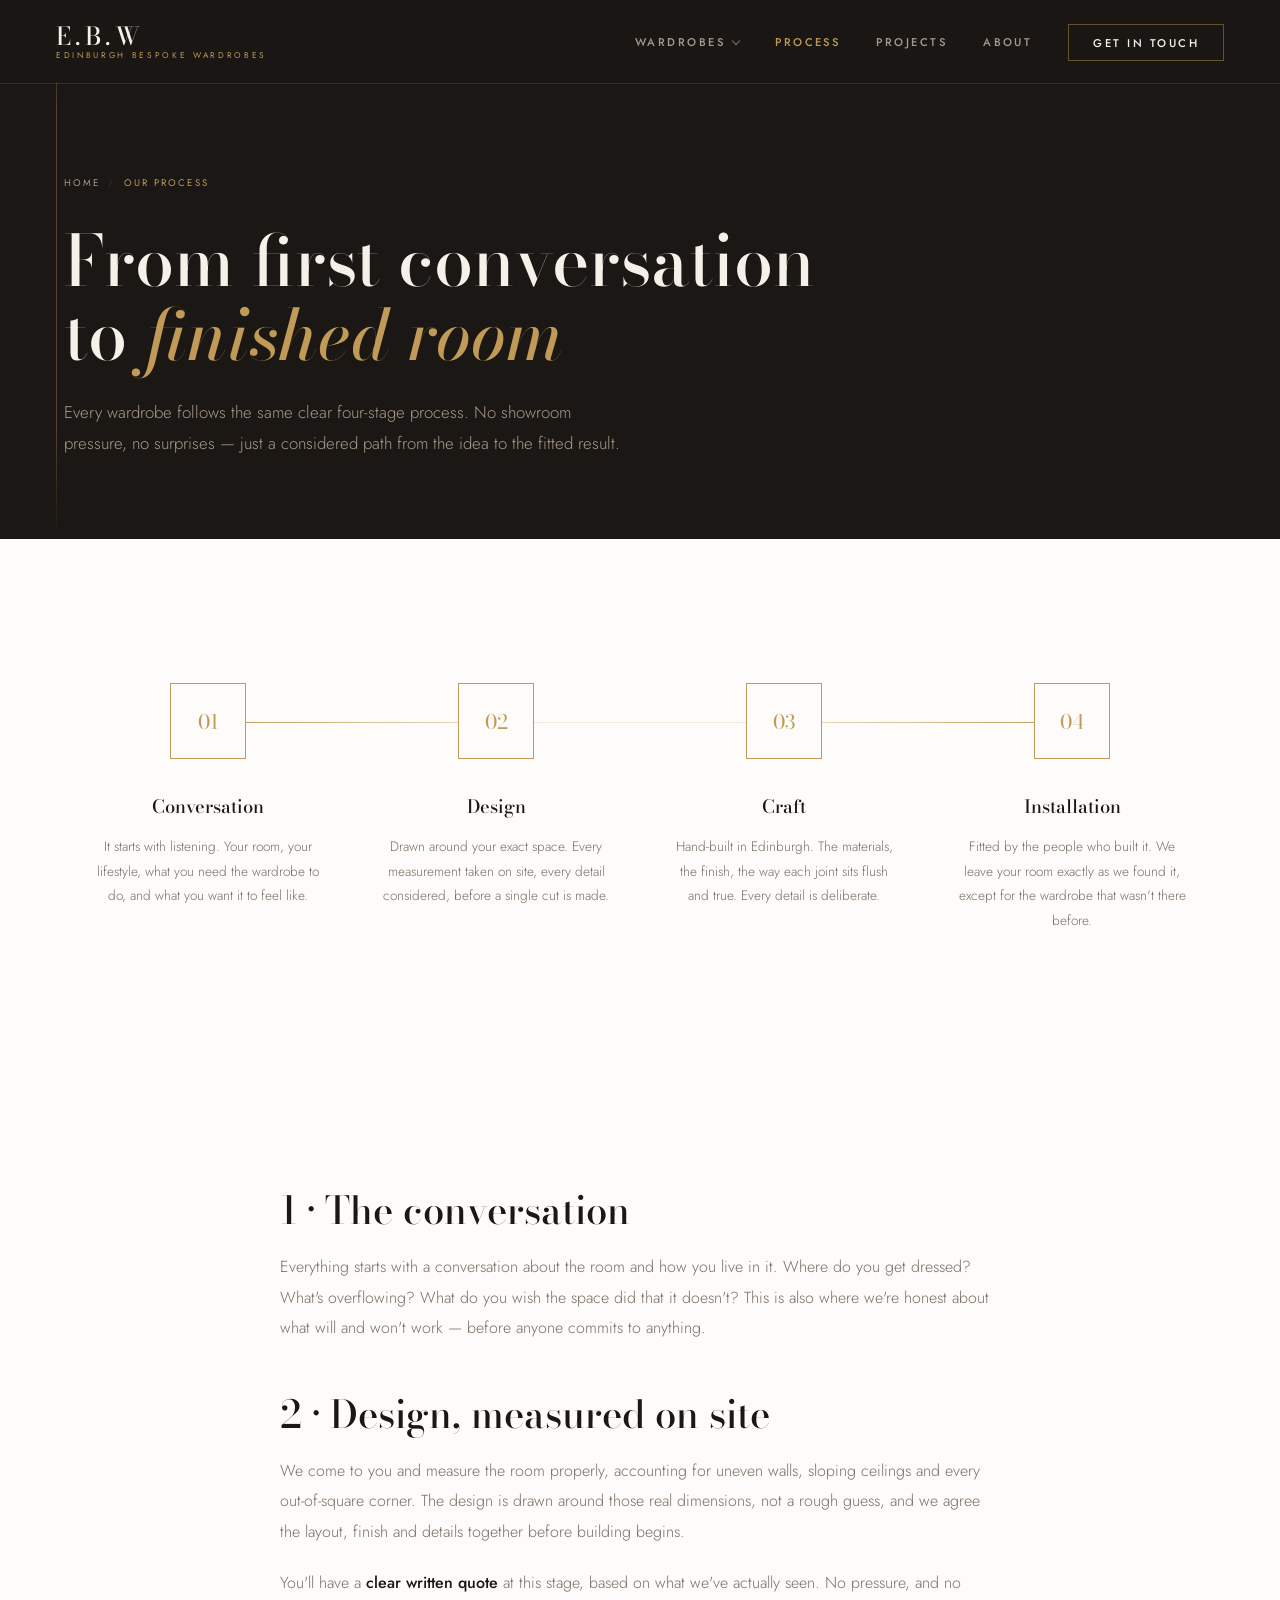
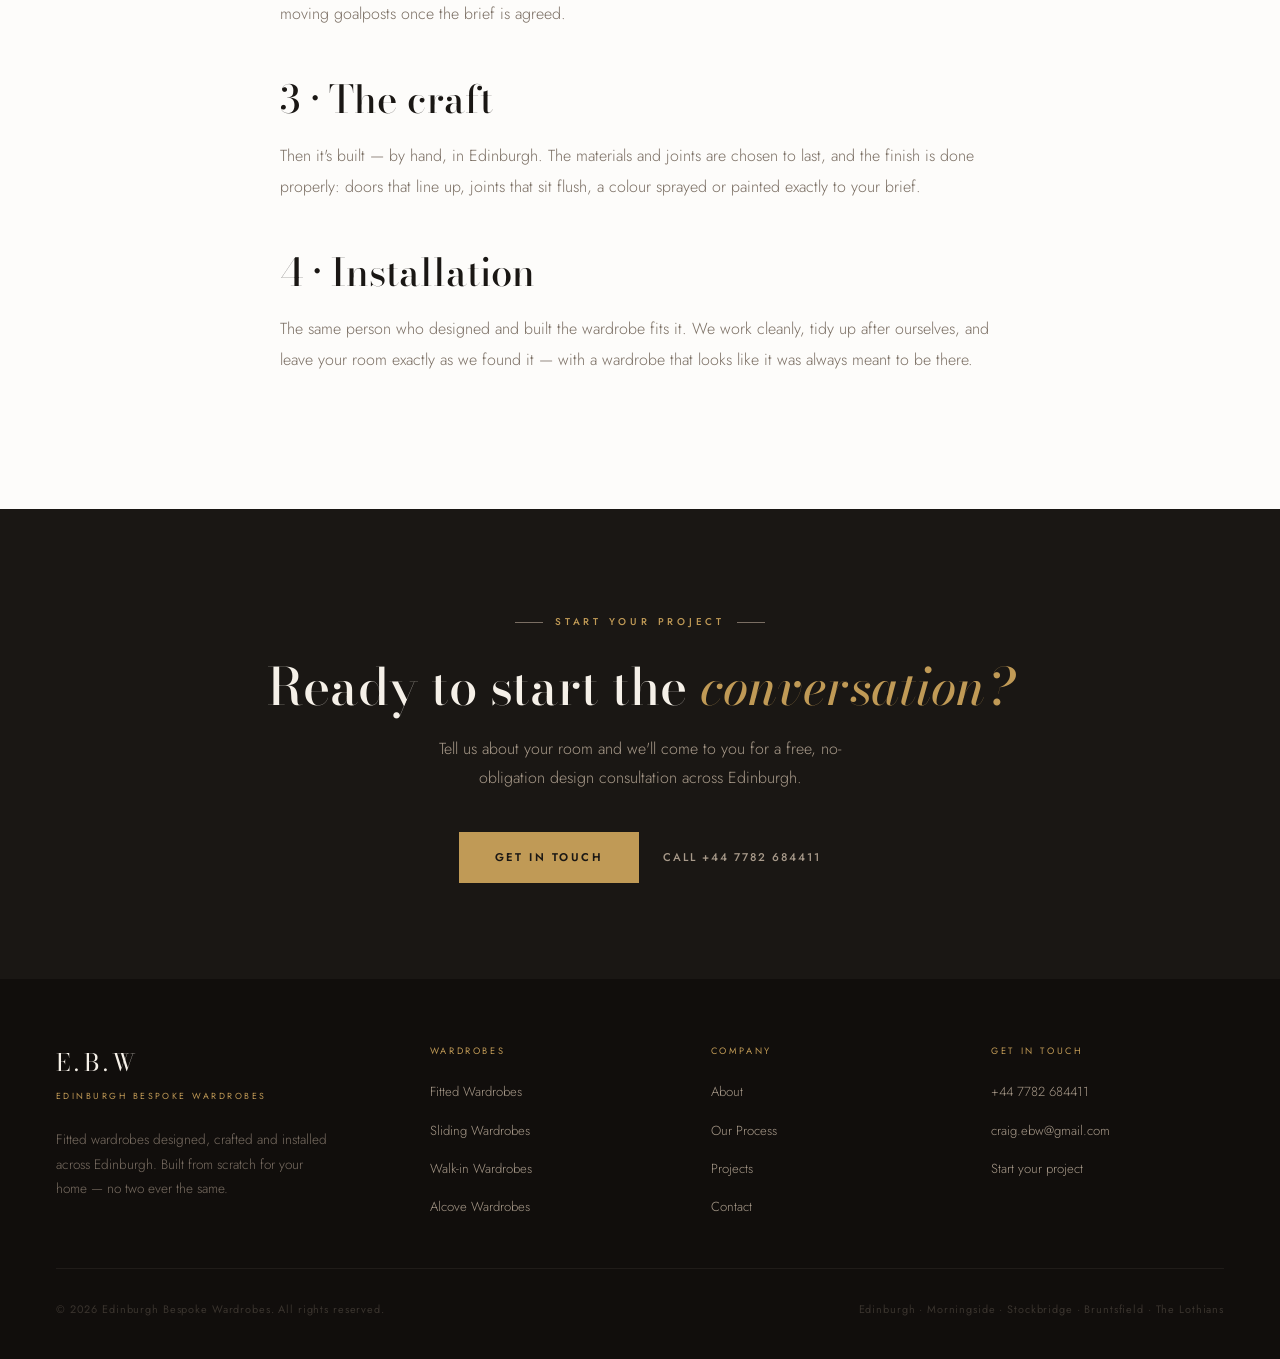
<file: process.html>
<!DOCTYPE html>
<html lang="en">
<head>
    <meta charset="UTF-8">
    <meta name="viewport" content="width=device-width, initial-scale=1.0">
    <title>Our Process | How We Design & Build Fitted Wardrobes | E.B.W Edinburgh</title>
    <meta name="description" content="How Edinburgh Bespoke Wardrobes works — from first conversation and on-site design to hand-built craft and personal installation. A clear, four-stage process.">
    <link rel="canonical" href="https://edinburghbespokewardrobes.com/process.html">

    <meta property="og:type" content="website">
    <meta property="og:title" content="Our Process | E.B.W Edinburgh">
    <meta property="og:description" content="From first conversation to finished room — how we design and build bespoke fitted wardrobes in Edinburgh.">
    <meta property="og:url" content="https://edinburghbespokewardrobes.com/process.html">
    <meta property="og:image" content="https://edinburghbespokewardrobes.com/Image%202.jpg">
    <meta property="og:locale" content="en_GB">
    <meta property="og:site_name" content="Edinburgh Bespoke Wardrobes">

    <link rel="preconnect" href="https://fonts.googleapis.com">
    <link rel="preconnect" href="https://fonts.gstatic.com" crossorigin>
    <link href="https://fonts.googleapis.com/css2?family=Bodoni+Moda:ital,opsz,wght@0,6..96,400;0,6..96,500;0,6..96,600;1,6..96,400;1,6..96,500;1,6..96,600&family=Jost:wght@300;400;500;600&display=swap" rel="stylesheet">
    <link rel="stylesheet" href="/styles.css">

    <script type="application/ld+json">
    {
      "@context": "https://schema.org",
      "@type": "BreadcrumbList",
      "itemListElement": [
        { "@type": "ListItem", "position": 1, "name": "Home", "item": "https://edinburghbespokewardrobes.com/" },
        { "@type": "ListItem", "position": 2, "name": "Our Process", "item": "https://edinburghbespokewardrobes.com/process.html" }
      ]
    }
    </script>
</head>
<body>

    <nav class="nav solid" id="nav">
        <a href="/" class="nav-logo" aria-label="E.B.W Home">
            <span class="nav-logo-mark">E.B.W</span>
            <span class="nav-logo-sub">Edinburgh Bespoke Wardrobes</span>
        </a>
        <ul class="nav-links">
            <li class="nav-dropdown">
                <a href="/fitted-wardrobes.html">Wardrobes</a>
                <ul class="nav-dropdown-menu">
                    <li><a href="/fitted-wardrobes.html">Fitted Wardrobes</a></li>
                    <li><a href="/sliding-wardrobes.html">Sliding Wardrobes</a></li>
                    <li><a href="/walk-in-wardrobes.html">Walk-in Wardrobes</a></li>
                    <li><a href="/alcove-wardrobes.html">Alcove Wardrobes</a></li>
                </ul>
            </li>
            <li><a href="/process.html" aria-current="page">Process</a></li>
            <li><a href="/projects.html">Projects</a></li>
            <li><a href="/about.html">About</a></li>
            <li><a href="/contact.html" class="cta">Get in Touch</a></li>
        </ul>
        <button class="nav-hamburger" id="hamburger" aria-label="Open navigation menu"><span></span><span></span><span></span></button>
    </nav>

    <div class="mobile-menu" id="mobileMenu" role="dialog" aria-label="Navigation">
        <button class="mobile-close" id="mobileClose" aria-label="Close menu">✕</button>
        <span class="mobile-menu-heading">Wardrobes</span>
        <a href="/fitted-wardrobes.html">Fitted</a>
        <a href="/sliding-wardrobes.html">Sliding</a>
        <a href="/walk-in-wardrobes.html">Walk-in</a>
        <a href="/alcove-wardrobes.html">Alcove</a>
        <span class="mobile-menu-heading">Explore</span>
        <a href="/process.html" aria-current="page">Process</a>
        <a href="/projects.html">Projects</a>
        <a href="/about.html">About</a>
        <a href="/contact.html">Get in Touch</a>
    </div>

    <section class="page-hero">
        <div class="page-hero-inner">
            <ul class="breadcrumb reveal">
                <li><a href="/">Home</a></li>
                <li>Our Process</li>
            </ul>
            <h1 class="page-hero-h1 reveal delay-1">From first conversation to <em>finished room</em></h1>
            <p class="page-hero-sub reveal delay-2">Every wardrobe follows the same clear four-stage process. No showroom pressure, no surprises — just a considered path from the idea to the fitted result.</p>
        </div>
    </section>

    <!-- ─── STEPS ─── -->
    <section class="process on-white">
        <div class="process-inner">
            <div class="process-steps">
                <div class="step reveal">
                    <div class="step-num"><span>01</span></div>
                    <h2 class="step-title">Conversation</h2>
                    <p class="step-desc">It starts with listening. Your room, your lifestyle, what you need the wardrobe to do, and what you want it to feel like.</p>
                </div>
                <div class="step reveal delay-1">
                    <div class="step-num"><span>02</span></div>
                    <h2 class="step-title">Design</h2>
                    <p class="step-desc">Drawn around your exact space. Every measurement taken on site, every detail considered, before a single cut is made.</p>
                </div>
                <div class="step reveal delay-2">
                    <div class="step-num"><span>03</span></div>
                    <h2 class="step-title">Craft</h2>
                    <p class="step-desc">Hand-built in Edinburgh. The materials, the finish, the way each joint sits flush and true. Every detail is deliberate.</p>
                </div>
                <div class="step reveal delay-3">
                    <div class="step-num"><span>04</span></div>
                    <h2 class="step-title">Installation</h2>
                    <p class="step-desc">Fitted by the people who built it. We leave your room exactly as we found it, except for the wardrobe that wasn't there before.</p>
                </div>
            </div>
        </div>
    </section>

    <!-- ─── DETAIL PROSE ─── -->
    <section class="section light">
        <div class="prose">
            <h2>1 · The conversation</h2>
            <p>Everything starts with a conversation about the room and how you live in it. Where do you get dressed? What's overflowing? What do you wish the space did that it doesn't? This is also where we're honest about what will and won't work — before anyone commits to anything.</p>

            <h2>2 · Design, measured on site</h2>
            <p>We come to you and measure the room properly, accounting for uneven walls, sloping ceilings and every out-of-square corner. The design is drawn around those real dimensions, not a rough guess, and we agree the layout, finish and details together before building begins.</p>
            <p>You'll have a <strong>clear written quote</strong> at this stage, based on what we've actually seen. No pressure, and no moving goalposts once the brief is agreed.</p>

            <h2>3 · The craft</h2>
            <p>Then it's built — by hand, in Edinburgh. The materials and joints are chosen to last, and the finish is done properly: doors that line up, joints that sit flush, a colour sprayed or painted exactly to your brief.</p>

            <h2>4 · Installation</h2>
            <p>The same person who designed and built the wardrobe fits it. We work cleanly, tidy up after ourselves, and leave your room exactly as we found it — with a wardrobe that looks like it was always meant to be there.</p>
        </div>
    </section>

    <!-- ─── CTA BAND ─── -->
    <section class="cta-band">
        <div class="cta-band-inner">
            <div class="label reveal"><div class="label-line" style="background: var(--stone);"></div><span class="label-text">Start Your Project</span><div class="label-line" style="background: var(--stone);"></div></div>
            <h2 class="reveal delay-1">Ready to start the <em>conversation?</em></h2>
            <p class="reveal delay-2">Tell us about your room and we'll come to you for a free, no-obligation design consultation across Edinburgh.</p>
            <div class="cta-band-actions reveal delay-3">
                <a href="/contact.html" class="btn-primary">Get in Touch</a>
                <a href="tel:+447782684411" class="btn-ghost">Call +44 7782 684411</a>
            </div>
        </div>
    </section>

    <footer class="footer">
        <div class="footer-top">
            <div class="footer-brand">
                <div class="footer-brand-mark">E.B.W</div>
                <div class="footer-brand-sub">Edinburgh Bespoke Wardrobes</div>
                <p class="footer-brand-text">Fitted wardrobes designed, crafted and installed across Edinburgh. Built from scratch for your home — no two ever the same.</p>
            </div>
            <div class="footer-col">
                <div class="footer-col-title">Wardrobes</div>
                <ul>
                    <li><a href="/fitted-wardrobes.html">Fitted Wardrobes</a></li>
                    <li><a href="/sliding-wardrobes.html">Sliding Wardrobes</a></li>
                    <li><a href="/walk-in-wardrobes.html">Walk-in Wardrobes</a></li>
                    <li><a href="/alcove-wardrobes.html">Alcove Wardrobes</a></li>
                </ul>
            </div>
            <div class="footer-col">
                <div class="footer-col-title">Company</div>
                <ul>
                    <li><a href="/about.html">About</a></li>
                    <li><a href="/process.html">Our Process</a></li>
                    <li><a href="/projects.html">Projects</a></li>
                    <li><a href="/contact.html">Contact</a></li>
                </ul>
            </div>
            <div class="footer-col">
                <div class="footer-col-title">Get in Touch</div>
                <ul>
                    <li><a href="tel:+447782684411">+44 7782 684411</a></li>
                    <li><a href="mailto:craig.ebw@gmail.com">craig.ebw@gmail.com</a></li>
                    <li><a href="/contact.html">Start your project</a></li>
                </ul>
            </div>
        </div>
        <div class="footer-bottom">
            <span class="footer-copy">&copy; 2026 Edinburgh Bespoke Wardrobes. All rights reserved.</span>
            <span class="footer-area">Edinburgh · Morningside · Stockbridge · Bruntsfield · The Lothians</span>
        </div>
    </footer>

    <script src="/main.js"></script>
</body>
</html>
</file>
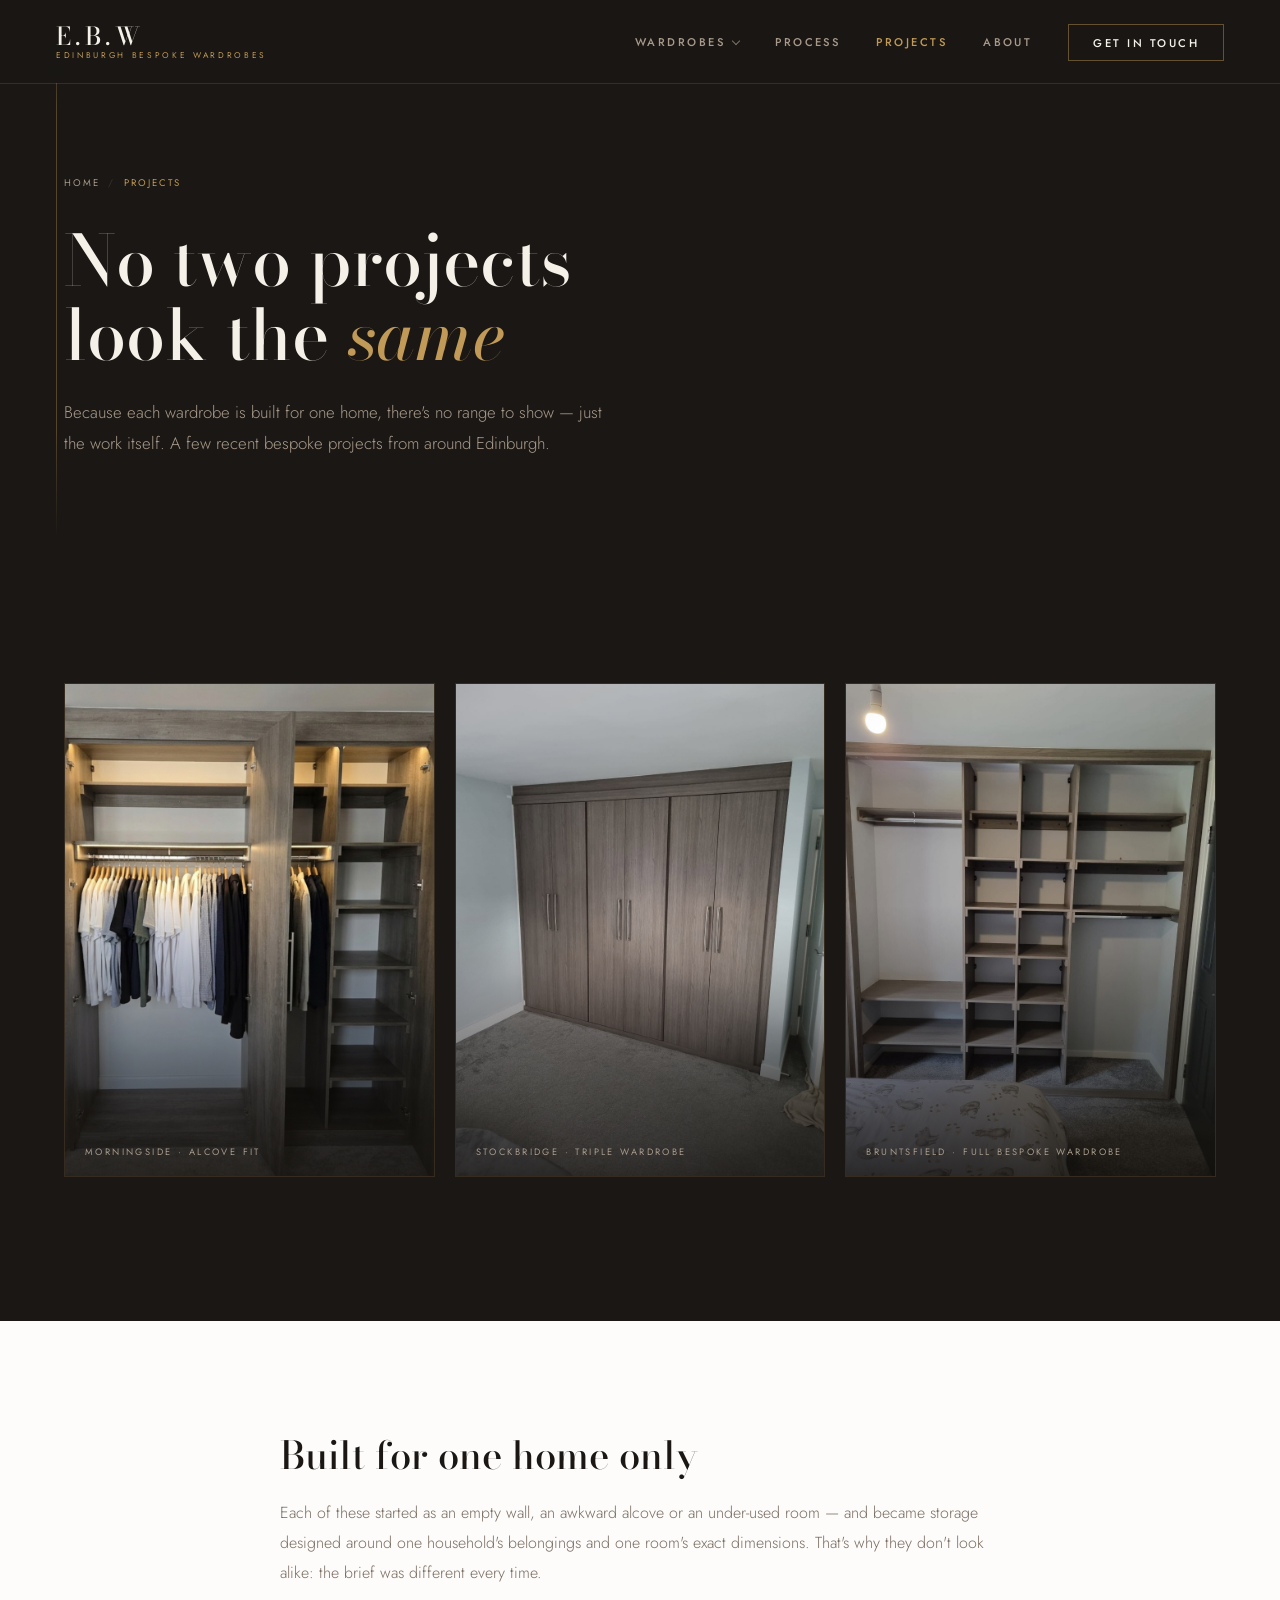
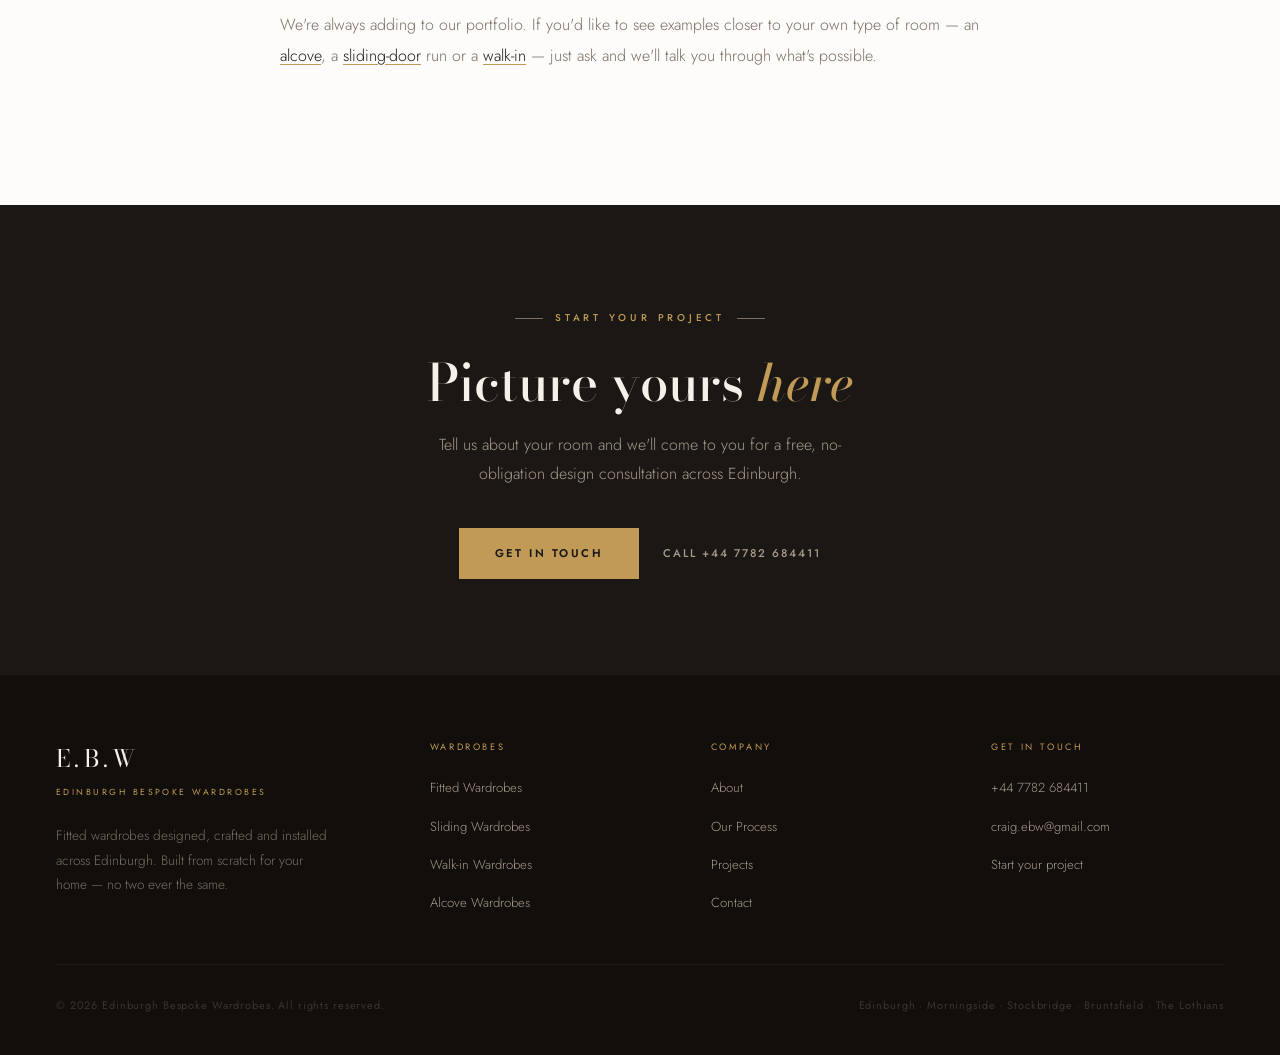
<file: projects.html>
<!DOCTYPE html>
<html lang="en">
<head>
    <meta charset="UTF-8">
    <meta name="viewport" content="width=device-width, initial-scale=1.0">
    <title>Projects | Bespoke Wardrobe Gallery Edinburgh | E.B.W</title>
    <meta name="description" content="A look at bespoke fitted wardrobe projects across Edinburgh — alcove, triple and full-wall wardrobes in Morningside, Stockbridge and Bruntsfield. No two ever the same.">
    <link rel="canonical" href="https://edinburghbespokewardrobes.com/projects.html">

    <meta property="og:type" content="website">
    <meta property="og:title" content="Projects | Bespoke Wardrobe Gallery | E.B.W Edinburgh">
    <meta property="og:description" content="A look at bespoke fitted wardrobe projects across Edinburgh. Because each is built for one home, no two look the same.">
    <meta property="og:url" content="https://edinburghbespokewardrobes.com/projects.html">
    <meta property="og:image" content="https://edinburghbespokewardrobes.com/Image%202.jpg">
    <meta property="og:locale" content="en_GB">
    <meta property="og:site_name" content="Edinburgh Bespoke Wardrobes">

    <link rel="preconnect" href="https://fonts.googleapis.com">
    <link rel="preconnect" href="https://fonts.gstatic.com" crossorigin>
    <link href="https://fonts.googleapis.com/css2?family=Bodoni+Moda:ital,opsz,wght@0,6..96,400;0,6..96,500;0,6..96,600;1,6..96,400;1,6..96,500;1,6..96,600&family=Jost:wght@300;400;500;600&display=swap" rel="stylesheet">
    <link rel="stylesheet" href="/styles.css">

    <script type="application/ld+json">
    {
      "@context": "https://schema.org",
      "@type": "BreadcrumbList",
      "itemListElement": [
        { "@type": "ListItem", "position": 1, "name": "Home", "item": "https://edinburghbespokewardrobes.com/" },
        { "@type": "ListItem", "position": 2, "name": "Projects", "item": "https://edinburghbespokewardrobes.com/projects.html" }
      ]
    }
    </script>
</head>
<body>

    <nav class="nav solid" id="nav">
        <a href="/" class="nav-logo" aria-label="E.B.W Home">
            <span class="nav-logo-mark">E.B.W</span>
            <span class="nav-logo-sub">Edinburgh Bespoke Wardrobes</span>
        </a>
        <ul class="nav-links">
            <li class="nav-dropdown">
                <a href="/fitted-wardrobes.html">Wardrobes</a>
                <ul class="nav-dropdown-menu">
                    <li><a href="/fitted-wardrobes.html">Fitted Wardrobes</a></li>
                    <li><a href="/sliding-wardrobes.html">Sliding Wardrobes</a></li>
                    <li><a href="/walk-in-wardrobes.html">Walk-in Wardrobes</a></li>
                    <li><a href="/alcove-wardrobes.html">Alcove Wardrobes</a></li>
                </ul>
            </li>
            <li><a href="/process.html">Process</a></li>
            <li><a href="/projects.html" aria-current="page">Projects</a></li>
            <li><a href="/about.html">About</a></li>
            <li><a href="/contact.html" class="cta">Get in Touch</a></li>
        </ul>
        <button class="nav-hamburger" id="hamburger" aria-label="Open navigation menu"><span></span><span></span><span></span></button>
    </nav>

    <div class="mobile-menu" id="mobileMenu" role="dialog" aria-label="Navigation">
        <button class="mobile-close" id="mobileClose" aria-label="Close menu">✕</button>
        <span class="mobile-menu-heading">Wardrobes</span>
        <a href="/fitted-wardrobes.html">Fitted</a>
        <a href="/sliding-wardrobes.html">Sliding</a>
        <a href="/walk-in-wardrobes.html">Walk-in</a>
        <a href="/alcove-wardrobes.html">Alcove</a>
        <span class="mobile-menu-heading">Explore</span>
        <a href="/process.html">Process</a>
        <a href="/projects.html" aria-current="page">Projects</a>
        <a href="/about.html">About</a>
        <a href="/contact.html">Get in Touch</a>
    </div>

    <section class="page-hero">
        <div class="page-hero-inner">
            <ul class="breadcrumb reveal">
                <li><a href="/">Home</a></li>
                <li>Projects</li>
            </ul>
            <h1 class="page-hero-h1 reveal delay-1">No two projects<br>look the <em>same</em></h1>
            <p class="page-hero-sub reveal delay-2">Because each wardrobe is built for one home, there's no range to show — just the work itself. A few recent bespoke projects from around Edinburgh.</p>
        </div>
    </section>

    <!-- ─── GALLERY ─── -->
    <section class="showcase">
        <div class="showcase-inner">
            <div class="showcase-grid reveal" aria-label="Bespoke wardrobe projects">
                <div class="s-card s-card-1">
                    <img src="Image%201.jpg" alt="Open bespoke alcove wardrobe with visible shelving, Morningside Edinburgh" loading="lazy" width="900" height="1200">
                    <div class="s-card-overlay"></div>
                    <div class="s-card-label"><div class="s-card-label-text">Morningside · Alcove fit</div></div>
                </div>
                <div class="s-card s-card-2">
                    <img src="Image%202.jpg" alt="Bespoke triple fitted wardrobe, Stockbridge Edinburgh" loading="lazy" width="900" height="1200">
                    <div class="s-card-overlay"></div>
                    <div class="s-card-label"><div class="s-card-label-text">Stockbridge · Triple wardrobe</div></div>
                </div>
                <div class="s-card s-card-3">
                    <img src="Image%203.jpg" alt="Full bespoke fitted wardrobe with open shelving, Bruntsfield Edinburgh" loading="lazy" width="900" height="1200">
                    <div class="s-card-overlay"></div>
                    <div class="s-card-label"><div class="s-card-label-text">Bruntsfield · Full bespoke wardrobe</div></div>
                </div>
            </div>
        </div>
    </section>

    <!-- ─── PROSE ─── -->
    <section class="section light">
        <div class="prose">
            <h2>Built for one home only</h2>
            <p>Each of these started as an empty wall, an awkward alcove or an under-used room — and became storage designed around one household's belongings and one room's exact dimensions. That's why they don't look alike: the brief was different every time.</p>
            <p>We're always adding to our portfolio. If you'd like to see examples closer to your own type of room — an <a href="/alcove-wardrobes.html">alcove</a>, a <a href="/sliding-wardrobes.html">sliding-door</a> run or a <a href="/walk-in-wardrobes.html">walk-in</a> — just ask and we'll talk you through what's possible.</p>
        </div>
    </section>

    <!-- ─── CTA BAND ─── -->
    <section class="cta-band">
        <div class="cta-band-inner">
            <div class="label reveal"><div class="label-line" style="background: var(--stone);"></div><span class="label-text">Start Your Project</span><div class="label-line" style="background: var(--stone);"></div></div>
            <h2 class="reveal delay-1">Picture yours <em>here</em></h2>
            <p class="reveal delay-2">Tell us about your room and we'll come to you for a free, no-obligation design consultation across Edinburgh.</p>
            <div class="cta-band-actions reveal delay-3">
                <a href="/contact.html" class="btn-primary">Get in Touch</a>
                <a href="tel:+447782684411" class="btn-ghost">Call +44 7782 684411</a>
            </div>
        </div>
    </section>

    <footer class="footer">
        <div class="footer-top">
            <div class="footer-brand">
                <div class="footer-brand-mark">E.B.W</div>
                <div class="footer-brand-sub">Edinburgh Bespoke Wardrobes</div>
                <p class="footer-brand-text">Fitted wardrobes designed, crafted and installed across Edinburgh. Built from scratch for your home — no two ever the same.</p>
            </div>
            <div class="footer-col">
                <div class="footer-col-title">Wardrobes</div>
                <ul>
                    <li><a href="/fitted-wardrobes.html">Fitted Wardrobes</a></li>
                    <li><a href="/sliding-wardrobes.html">Sliding Wardrobes</a></li>
                    <li><a href="/walk-in-wardrobes.html">Walk-in Wardrobes</a></li>
                    <li><a href="/alcove-wardrobes.html">Alcove Wardrobes</a></li>
                </ul>
            </div>
            <div class="footer-col">
                <div class="footer-col-title">Company</div>
                <ul>
                    <li><a href="/about.html">About</a></li>
                    <li><a href="/process.html">Our Process</a></li>
                    <li><a href="/projects.html">Projects</a></li>
                    <li><a href="/contact.html">Contact</a></li>
                </ul>
            </div>
            <div class="footer-col">
                <div class="footer-col-title">Get in Touch</div>
                <ul>
                    <li><a href="tel:+447782684411">+44 7782 684411</a></li>
                    <li><a href="mailto:craig.ebw@gmail.com">craig.ebw@gmail.com</a></li>
                    <li><a href="/contact.html">Start your project</a></li>
                </ul>
            </div>
        </div>
        <div class="footer-bottom">
            <span class="footer-copy">&copy; 2026 Edinburgh Bespoke Wardrobes. All rights reserved.</span>
            <span class="footer-area">Edinburgh · Morningside · Stockbridge · Bruntsfield · The Lothians</span>
        </div>
    </footer>

    <script src="/main.js"></script>
</body>
</html>
</file>
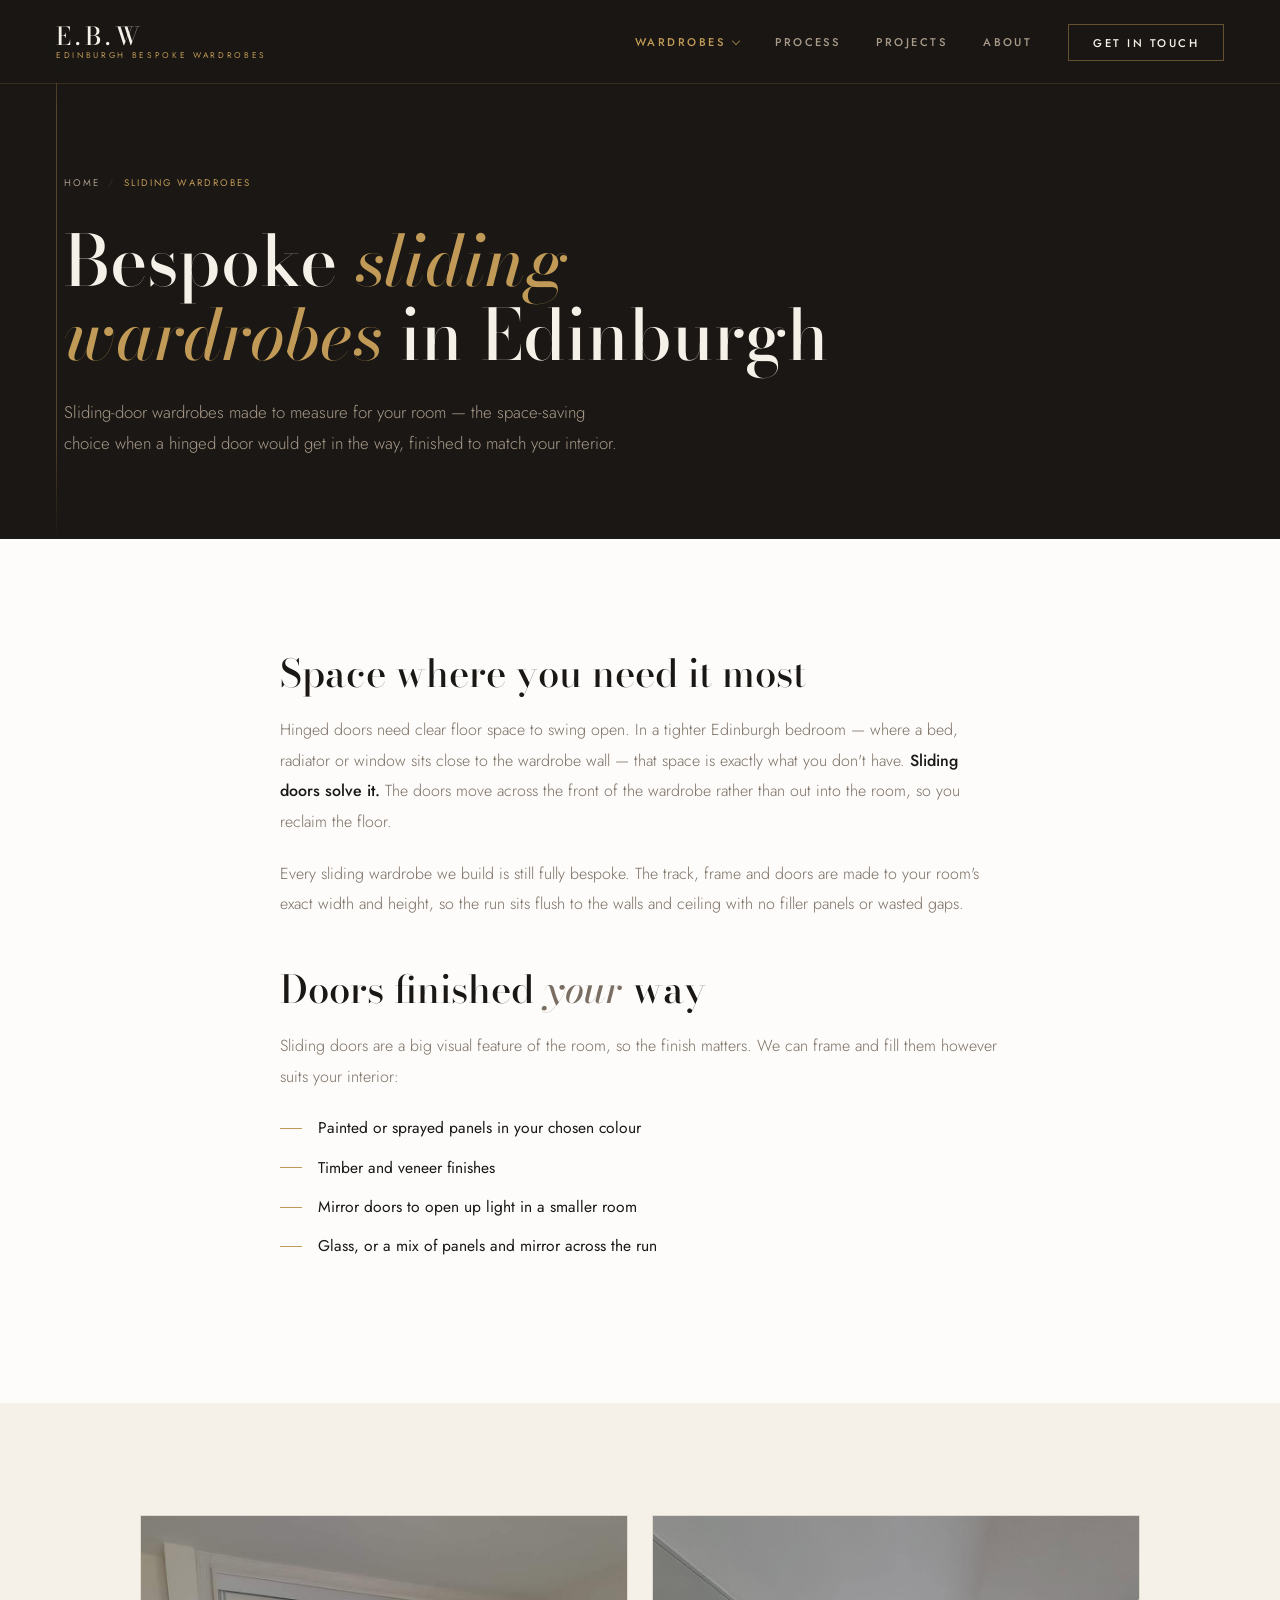
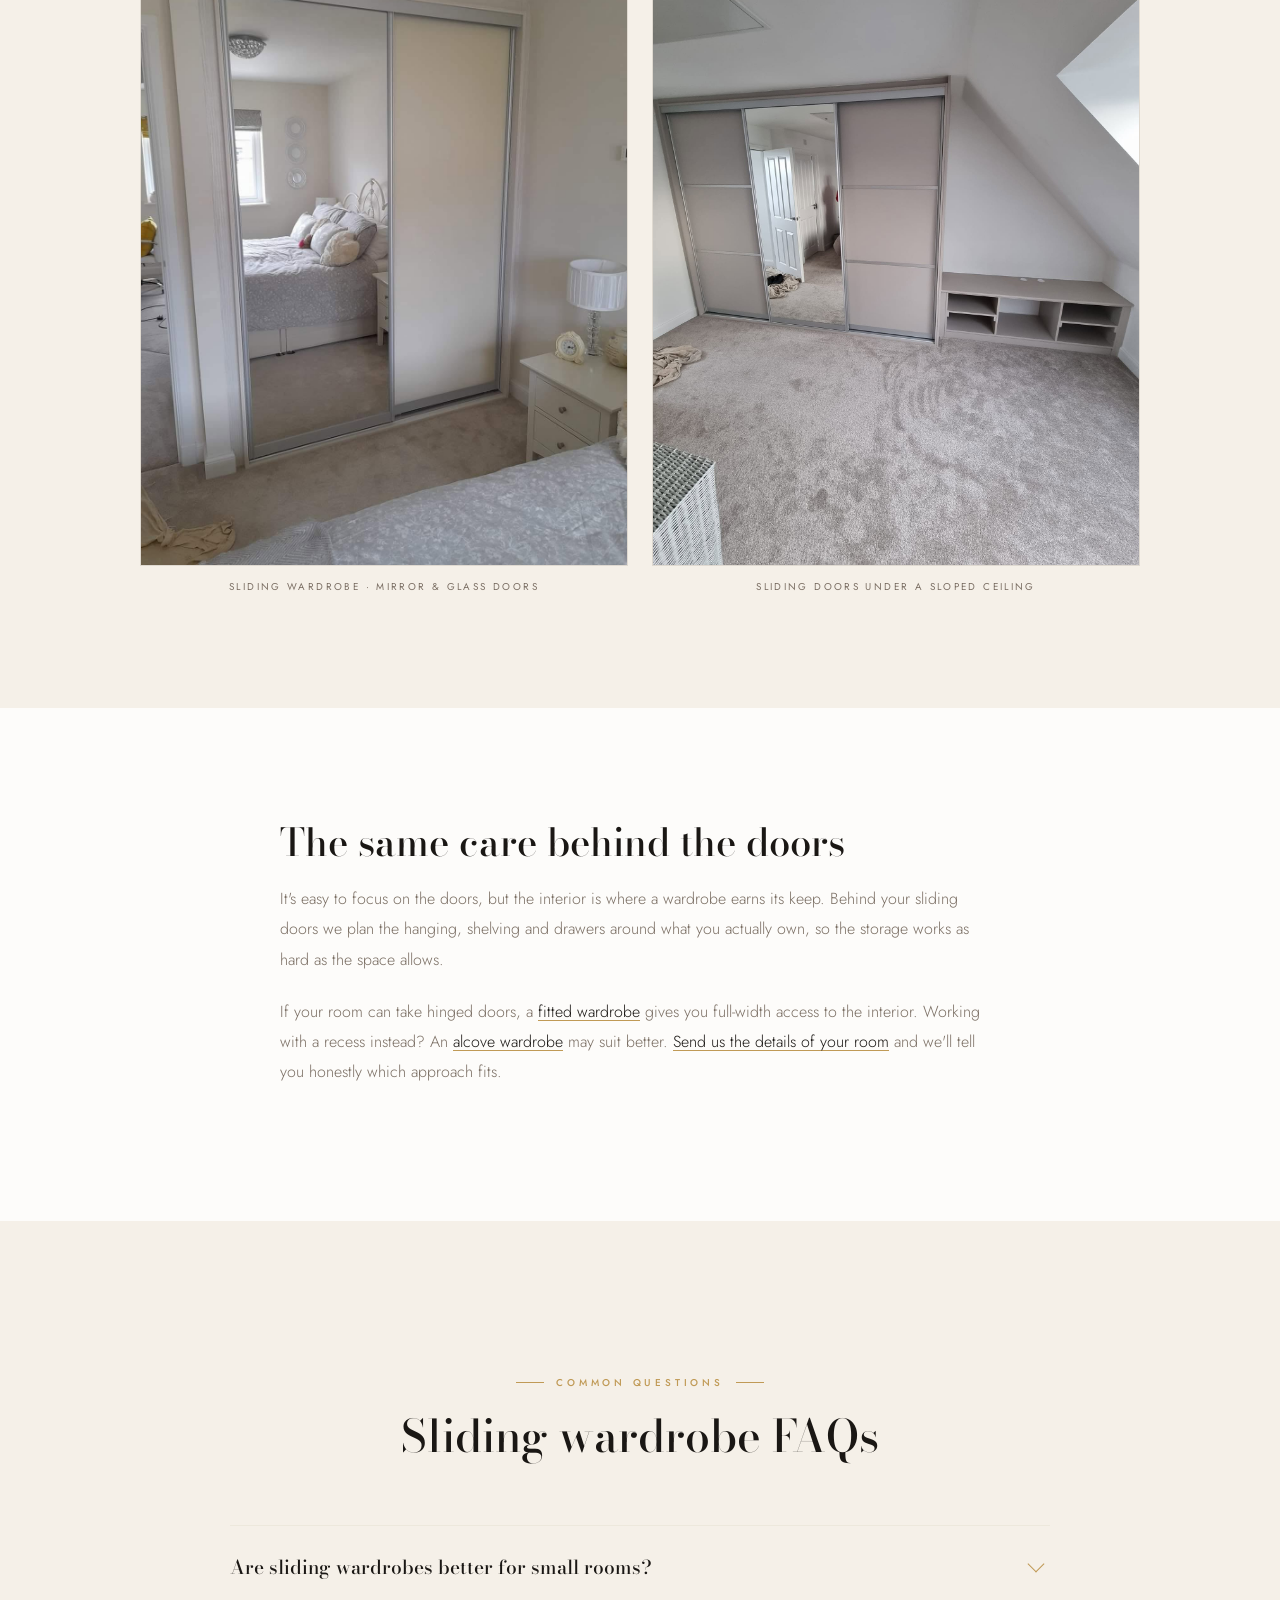
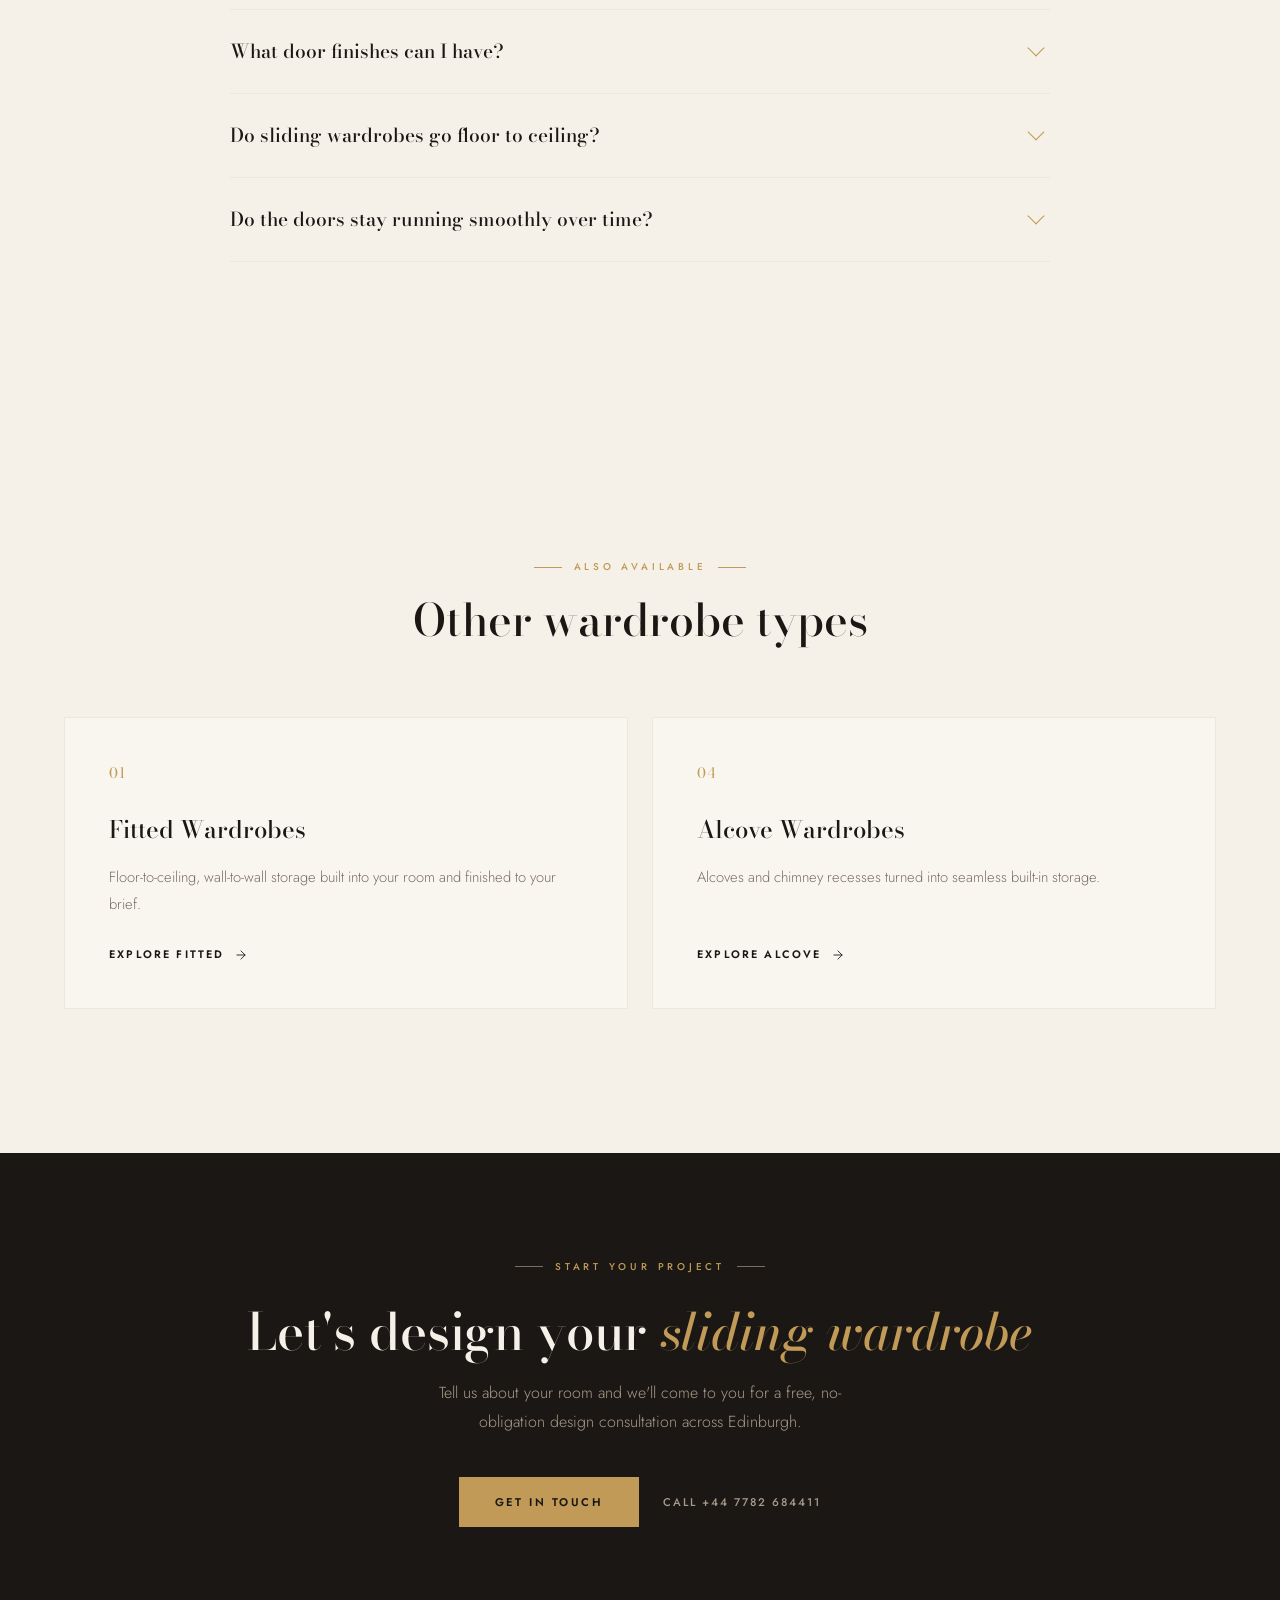
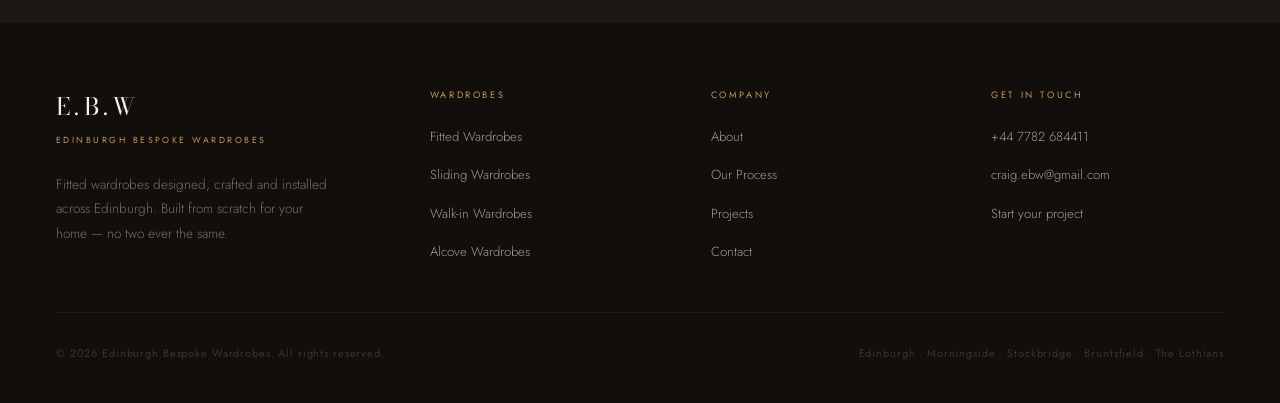
<file: sliding-wardrobes.html>
<!DOCTYPE html>
<html lang="en">
<head>
    <meta charset="UTF-8">
    <meta name="viewport" content="width=device-width, initial-scale=1.0">
    <title>Sliding Door Wardrobes Edinburgh | Bespoke Sliding Wardrobes | E.B.W</title>
    <meta name="description" content="Bespoke sliding door wardrobes in Edinburgh, made to measure for tighter rooms. Space-saving sliding wardrobes finished to your brief, hand-built and installed locally.">
    <link rel="canonical" href="https://edinburghbespokewardrobes.com/sliding-wardrobes.html">

    <meta property="og:type" content="website">
    <meta property="og:title" content="Bespoke Sliding Door Wardrobes Edinburgh | E.B.W">
    <meta property="og:description" content="Space-saving, made-to-measure sliding door wardrobes designed around your room in Edinburgh.">
    <meta property="og:url" content="https://edinburghbespokewardrobes.com/sliding-wardrobes.html">
    <meta property="og:image" content="https://edinburghbespokewardrobes.com/photos/sliding-2-door.jpg">
    <meta property="og:locale" content="en_GB">
    <meta property="og:site_name" content="Edinburgh Bespoke Wardrobes">

    <link rel="preconnect" href="https://fonts.googleapis.com">
    <link rel="preconnect" href="https://fonts.gstatic.com" crossorigin>
    <link href="https://fonts.googleapis.com/css2?family=Bodoni+Moda:ital,opsz,wght@0,6..96,400;0,6..96,500;0,6..96,600;1,6..96,400;1,6..96,500;1,6..96,600&family=Jost:wght@300;400;500;600&display=swap" rel="stylesheet">
    <link rel="stylesheet" href="/styles.css">

    <script type="application/ld+json">
    {
      "@context": "https://schema.org",
      "@type": "Service",
      "serviceType": "Bespoke sliding door wardrobe design and installation",
      "provider": { "@type": "HomeAndConstructionBusiness", "name": "Edinburgh Bespoke Wardrobes", "telephone": "+447782684411", "url": "https://edinburghbespokewardrobes.com/" },
      "areaServed": { "@type": "City", "name": "Edinburgh" },
      "description": "Made-to-measure sliding door wardrobes designed around your room in Edinburgh, hand-built and installed locally."
    }
    </script>
    <script type="application/ld+json">
    {
      "@context": "https://schema.org",
      "@type": "BreadcrumbList",
      "itemListElement": [
        { "@type": "ListItem", "position": 1, "name": "Home", "item": "https://edinburghbespokewardrobes.com/" },
        { "@type": "ListItem", "position": 2, "name": "Sliding Wardrobes", "item": "https://edinburghbespokewardrobes.com/sliding-wardrobes.html" }
      ]
    }
    </script>
    <script type="application/ld+json">
    {
      "@context": "https://schema.org",
      "@type": "FAQPage",
      "mainEntity": [
        { "@type": "Question", "name": "Are sliding wardrobes better for small rooms?", "acceptedAnswer": { "@type": "Answer", "text": "Often, yes. Sliding doors don't swing out into the room, so they suit tight bedrooms and spaces where a hinged door would block a bed, radiator or walkway." } },
        { "@type": "Question", "name": "What door finishes can I have on a sliding wardrobe?", "acceptedAnswer": { "@type": "Answer", "text": "Sliding doors can be finished in painted panels, timber, mirror, glass or a combination, framed to suit your interior. Everything is specified to your brief." } },
        { "@type": "Question", "name": "Do sliding wardrobes go floor to ceiling?", "acceptedAnswer": { "@type": "Answer", "text": "Yes. We build the track and frame to your room's exact height so the doors run cleanly from floor to ceiling with no wasted gap on top." } }
      ]
    }
    </script>
</head>
<body>

    <nav class="nav solid" id="nav">
        <a href="/" class="nav-logo" aria-label="E.B.W Home">
            <span class="nav-logo-mark">E.B.W</span>
            <span class="nav-logo-sub">Edinburgh Bespoke Wardrobes</span>
        </a>
        <ul class="nav-links">
            <li class="nav-dropdown">
                <a href="/fitted-wardrobes.html" aria-current="page">Wardrobes</a>
                <ul class="nav-dropdown-menu">
                    <li><a href="/fitted-wardrobes.html">Fitted Wardrobes</a></li>
                    <li><a href="/sliding-wardrobes.html">Sliding Wardrobes</a></li>
                    <li><a href="/walk-in-wardrobes.html">Walk-in Wardrobes</a></li>
                    <li><a href="/alcove-wardrobes.html">Alcove Wardrobes</a></li>
                </ul>
            </li>
            <li><a href="/process.html">Process</a></li>
            <li><a href="/projects.html">Projects</a></li>
            <li><a href="/about.html">About</a></li>
            <li><a href="/contact.html" class="cta">Get in Touch</a></li>
        </ul>
        <button class="nav-hamburger" id="hamburger" aria-label="Open navigation menu"><span></span><span></span><span></span></button>
    </nav>

    <div class="mobile-menu" id="mobileMenu" role="dialog" aria-label="Navigation">
        <button class="mobile-close" id="mobileClose" aria-label="Close menu">✕</button>
        <span class="mobile-menu-heading">Wardrobes</span>
        <a href="/fitted-wardrobes.html">Fitted</a>
        <a href="/sliding-wardrobes.html" aria-current="page">Sliding</a>
        <a href="/walk-in-wardrobes.html">Walk-in</a>
        <a href="/alcove-wardrobes.html">Alcove</a>
        <span class="mobile-menu-heading">Explore</span>
        <a href="/process.html">Process</a>
        <a href="/projects.html">Projects</a>
        <a href="/about.html">About</a>
        <a href="/contact.html">Get in Touch</a>
    </div>

    <section class="page-hero">
        <div class="page-hero-inner">
            <ul class="breadcrumb reveal">
                <li><a href="/">Home</a></li>
                <li>Sliding Wardrobes</li>
            </ul>
            <h1 class="page-hero-h1 reveal delay-1">Bespoke <em>sliding wardrobes</em> in Edinburgh</h1>
            <p class="page-hero-sub reveal delay-2">Sliding-door wardrobes made to measure for your room — the space-saving choice when a hinged door would get in the way, finished to match your interior.</p>
        </div>
    </section>

    <section class="section light">
        <div class="prose">
            <h2>Space where you need it most</h2>
            <p>Hinged doors need clear floor space to swing open. In a tighter Edinburgh bedroom — where a bed, radiator or window sits close to the wardrobe wall — that space is exactly what you don't have. <strong>Sliding doors solve it.</strong> The doors move across the front of the wardrobe rather than out into the room, so you reclaim the floor.</p>
            <p>Every sliding wardrobe we build is still fully bespoke. The track, frame and doors are made to your room's exact width and height, so the run sits flush to the walls and ceiling with no filler panels or wasted gaps.</p>

            <h2>Doors finished <em>your</em> way</h2>
            <p>Sliding doors are a big visual feature of the room, so the finish matters. We can frame and fill them however suits your interior:</p>
            <ul>
                <li>Painted or sprayed panels in your chosen colour</li>
                <li>Timber and veneer finishes</li>
                <li>Mirror doors to open up light in a smaller room</li>
                <li>Glass, or a mix of panels and mirror across the run</li>
            </ul>
        </div>
    </section>

    <section class="section cream">
        <div class="media-grid reveal">
            <figure>
                <img src="photos/sliding-2-door.jpg" alt="Two-door sliding wardrobe with mirror and cream glass panels, Edinburgh" loading="lazy" width="1080" height="1440">
                <figcaption>Sliding wardrobe · mirror &amp; glass doors</figcaption>
            </figure>
            <figure>
                <img src="photos/triple-mirror-sliding.jpg" alt="Three-panel sliding wardrobe with mirror doors fitted under a sloped loft ceiling, Edinburgh" loading="lazy" width="1536" height="2048">
                <figcaption>Sliding doors under a sloped ceiling</figcaption>
            </figure>
        </div>
    </section>

    <section class="section light">
        <div class="prose">
            <h2>The same care behind the doors</h2>
            <p>It's easy to focus on the doors, but the interior is where a wardrobe earns its keep. Behind your sliding doors we plan the hanging, shelving and drawers around what you actually own, so the storage works as hard as the space allows.</p>
            <p>If your room can take hinged doors, a <a href="/fitted-wardrobes.html">fitted wardrobe</a> gives you full-width access to the interior. Working with a recess instead? An <a href="/alcove-wardrobes.html">alcove wardrobe</a> may suit better. <a href="/contact.html">Send us the details of your room</a> and we'll tell you honestly which approach fits.</p>
        </div>
    </section>

    <section class="faq">
        <div class="faq-inner">
            <div class="faq-header">
                <div class="label reveal"><div class="label-line"></div><span class="label-text">Common Questions</span><div class="label-line"></div></div>
                <h2 class="section-heading reveal delay-1">Sliding wardrobe FAQs</h2>
            </div>
            <div class="faq-item reveal">
                <button class="faq-q" aria-expanded="false">Are sliding wardrobes better for small rooms?</button>
                <div class="faq-a"><div class="faq-a-inner"><p>Often, yes. Because the doors slide across the front rather than swinging out, they suit tight bedrooms and any spot where a hinged door would block a bed, radiator or walkway.</p></div></div>
            </div>
            <div class="faq-item reveal">
                <button class="faq-q" aria-expanded="false">What door finishes can I have?</button>
                <div class="faq-a"><div class="faq-a-inner"><p>Painted panels, timber, mirror, glass or a combination — framed to suit your interior. Mirror doors are popular for smaller rooms as they bounce light around and make the space feel larger.</p></div></div>
            </div>
            <div class="faq-item reveal">
                <button class="faq-q" aria-expanded="false">Do sliding wardrobes go floor to ceiling?</button>
                <div class="faq-a"><div class="faq-a-inner"><p>Yes. We build the track and frame to your room's exact height so the doors run cleanly from floor to ceiling, with no wasted gap collecting dust on top.</p></div></div>
            </div>
            <div class="faq-item reveal">
                <button class="faq-q" aria-expanded="false">Do the doors stay running smoothly over time?</button>
                <div class="faq-a"><div class="faq-a-inner"><p>We fit quality track and rollers and set them true on installation, so the doors glide rather than drag. Built and levelled properly from the start, they keep running smoothly for years.</p></div></div>
            </div>
        </div>
    </section>

    <section class="services cream">
        <div class="services-inner">
            <div class="services-header">
                <div class="label reveal"><div class="label-line"></div><span class="label-text">Also Available</span><div class="label-line"></div></div>
                <h2 class="section-heading reveal delay-1">Other wardrobe types</h2>
            </div>
            <div class="services-grid">
                <a href="/fitted-wardrobes.html" class="service-card reveal">
                    <span class="service-card-num">01</span>
                    <h3 class="service-card-title">Fitted Wardrobes</h3>
                    <p class="service-card-body">Floor-to-ceiling, wall-to-wall storage built into your room and finished to your brief.</p>
                    <span class="service-card-link">Explore fitted <svg width="14" height="14" viewBox="0 0 24 24" fill="none" stroke="currentColor" stroke-width="1.5" stroke-linecap="round" stroke-linejoin="round" aria-hidden="true"><path d="M5 12h14"/><path d="m12 5 7 7-7 7"/></svg></span>
                </a>
                <a href="/alcove-wardrobes.html" class="service-card reveal delay-1">
                    <span class="service-card-num">04</span>
                    <h3 class="service-card-title">Alcove Wardrobes</h3>
                    <p class="service-card-body">Alcoves and chimney recesses turned into seamless built-in storage.</p>
                    <span class="service-card-link">Explore alcove <svg width="14" height="14" viewBox="0 0 24 24" fill="none" stroke="currentColor" stroke-width="1.5" stroke-linecap="round" stroke-linejoin="round" aria-hidden="true"><path d="M5 12h14"/><path d="m12 5 7 7-7 7"/></svg></span>
                </a>
            </div>
        </div>
    </section>

    <section class="cta-band">
        <div class="cta-band-inner">
            <div class="label reveal"><div class="label-line" style="background: var(--stone);"></div><span class="label-text">Start Your Project</span><div class="label-line" style="background: var(--stone);"></div></div>
            <h2 class="reveal delay-1">Let's design your <em>sliding wardrobe</em></h2>
            <p class="reveal delay-2">Tell us about your room and we'll come to you for a free, no-obligation design consultation across Edinburgh.</p>
            <div class="cta-band-actions reveal delay-3">
                <a href="/contact.html" class="btn-primary">Get in Touch</a>
                <a href="tel:+447782684411" class="btn-ghost">Call +44 7782 684411</a>
            </div>
        </div>
    </section>

    <footer class="footer">
        <div class="footer-top">
            <div class="footer-brand">
                <div class="footer-brand-mark">E.B.W</div>
                <div class="footer-brand-sub">Edinburgh Bespoke Wardrobes</div>
                <p class="footer-brand-text">Fitted wardrobes designed, crafted and installed across Edinburgh. Built from scratch for your home — no two ever the same.</p>
            </div>
            <div class="footer-col">
                <div class="footer-col-title">Wardrobes</div>
                <ul>
                    <li><a href="/fitted-wardrobes.html">Fitted Wardrobes</a></li>
                    <li><a href="/sliding-wardrobes.html">Sliding Wardrobes</a></li>
                    <li><a href="/walk-in-wardrobes.html">Walk-in Wardrobes</a></li>
                    <li><a href="/alcove-wardrobes.html">Alcove Wardrobes</a></li>
                </ul>
            </div>
            <div class="footer-col">
                <div class="footer-col-title">Company</div>
                <ul>
                    <li><a href="/about.html">About</a></li>
                    <li><a href="/process.html">Our Process</a></li>
                    <li><a href="/projects.html">Projects</a></li>
                    <li><a href="/contact.html">Contact</a></li>
                </ul>
            </div>
            <div class="footer-col">
                <div class="footer-col-title">Get in Touch</div>
                <ul>
                    <li><a href="tel:+447782684411">+44 7782 684411</a></li>
                    <li><a href="mailto:craig.ebw@gmail.com">craig.ebw@gmail.com</a></li>
                    <li><a href="/contact.html">Start your project</a></li>
                </ul>
            </div>
        </div>
        <div class="footer-bottom">
            <span class="footer-copy">&copy; 2026 Edinburgh Bespoke Wardrobes. All rights reserved.</span>
            <span class="footer-area">Edinburgh · Morningside · Stockbridge · Bruntsfield · The Lothians</span>
        </div>
    </footer>

    <script src="/main.js"></script>
</body>
</html>
</file>
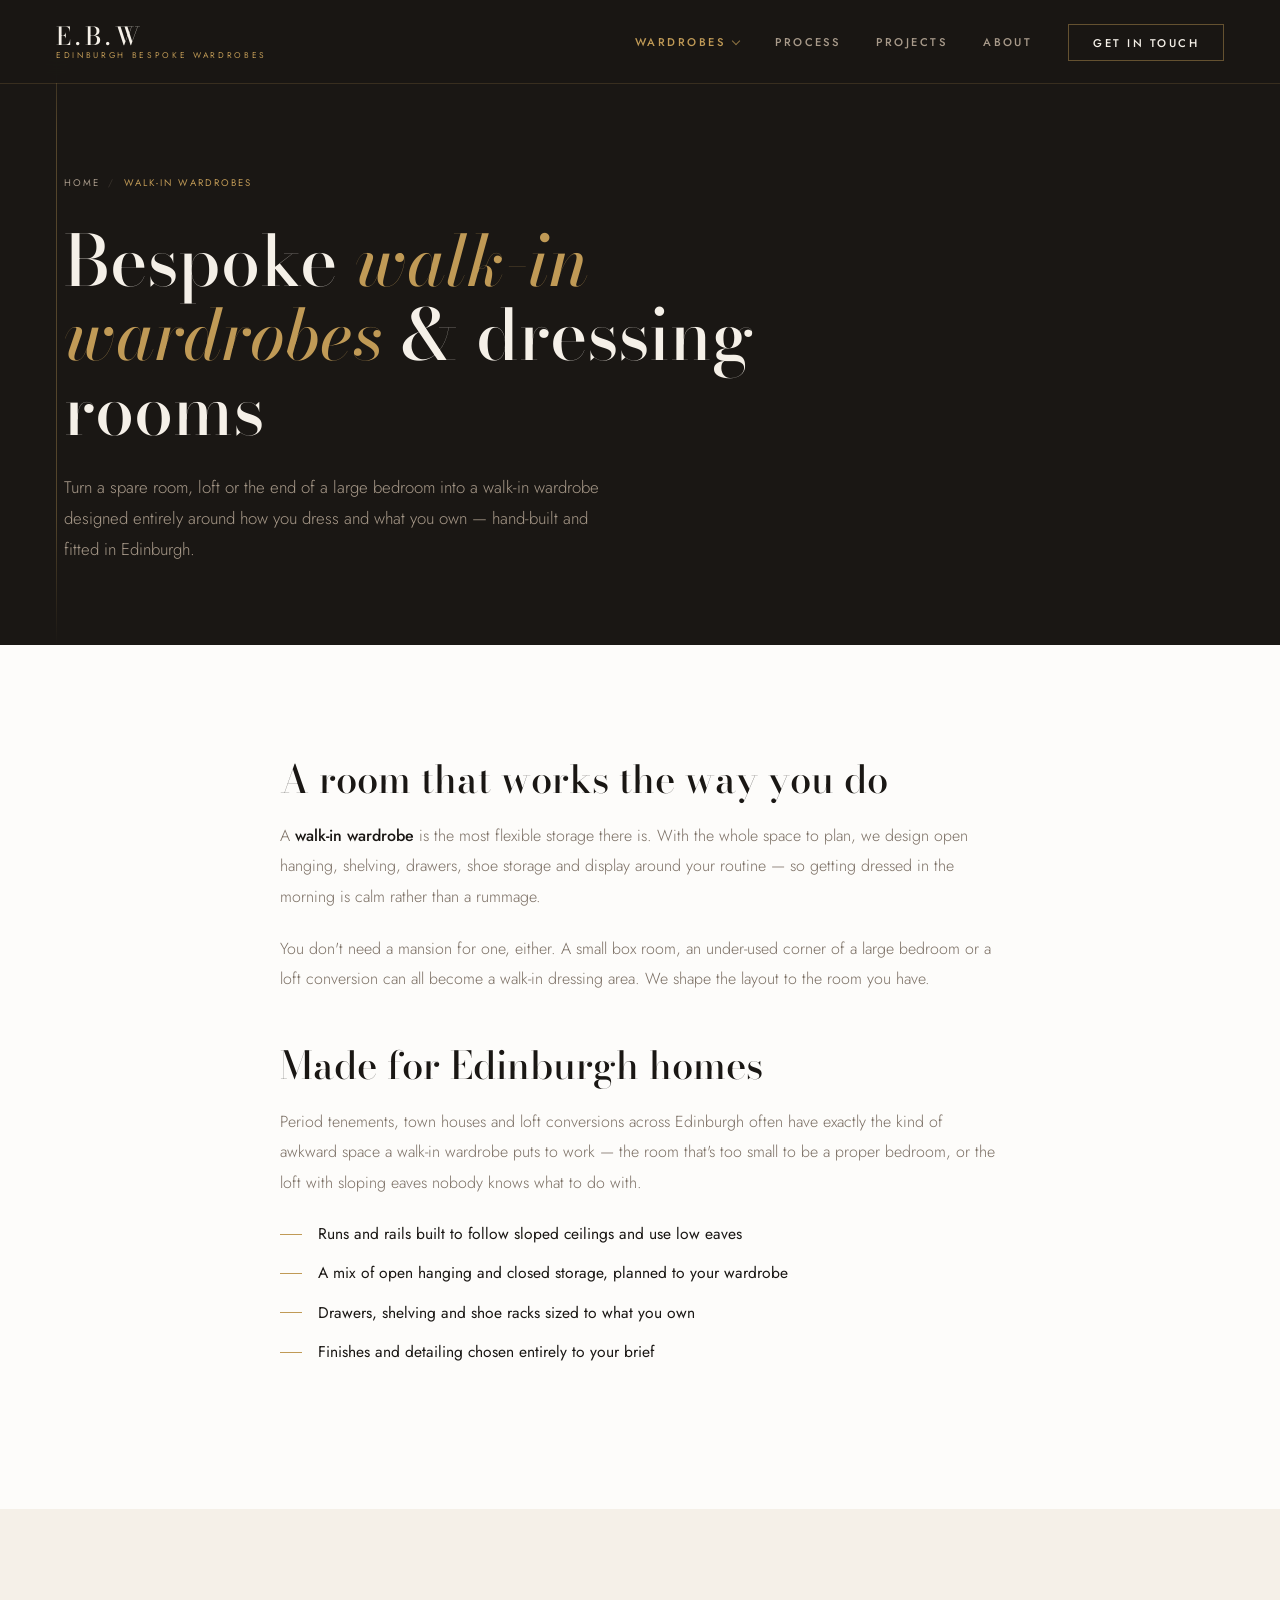
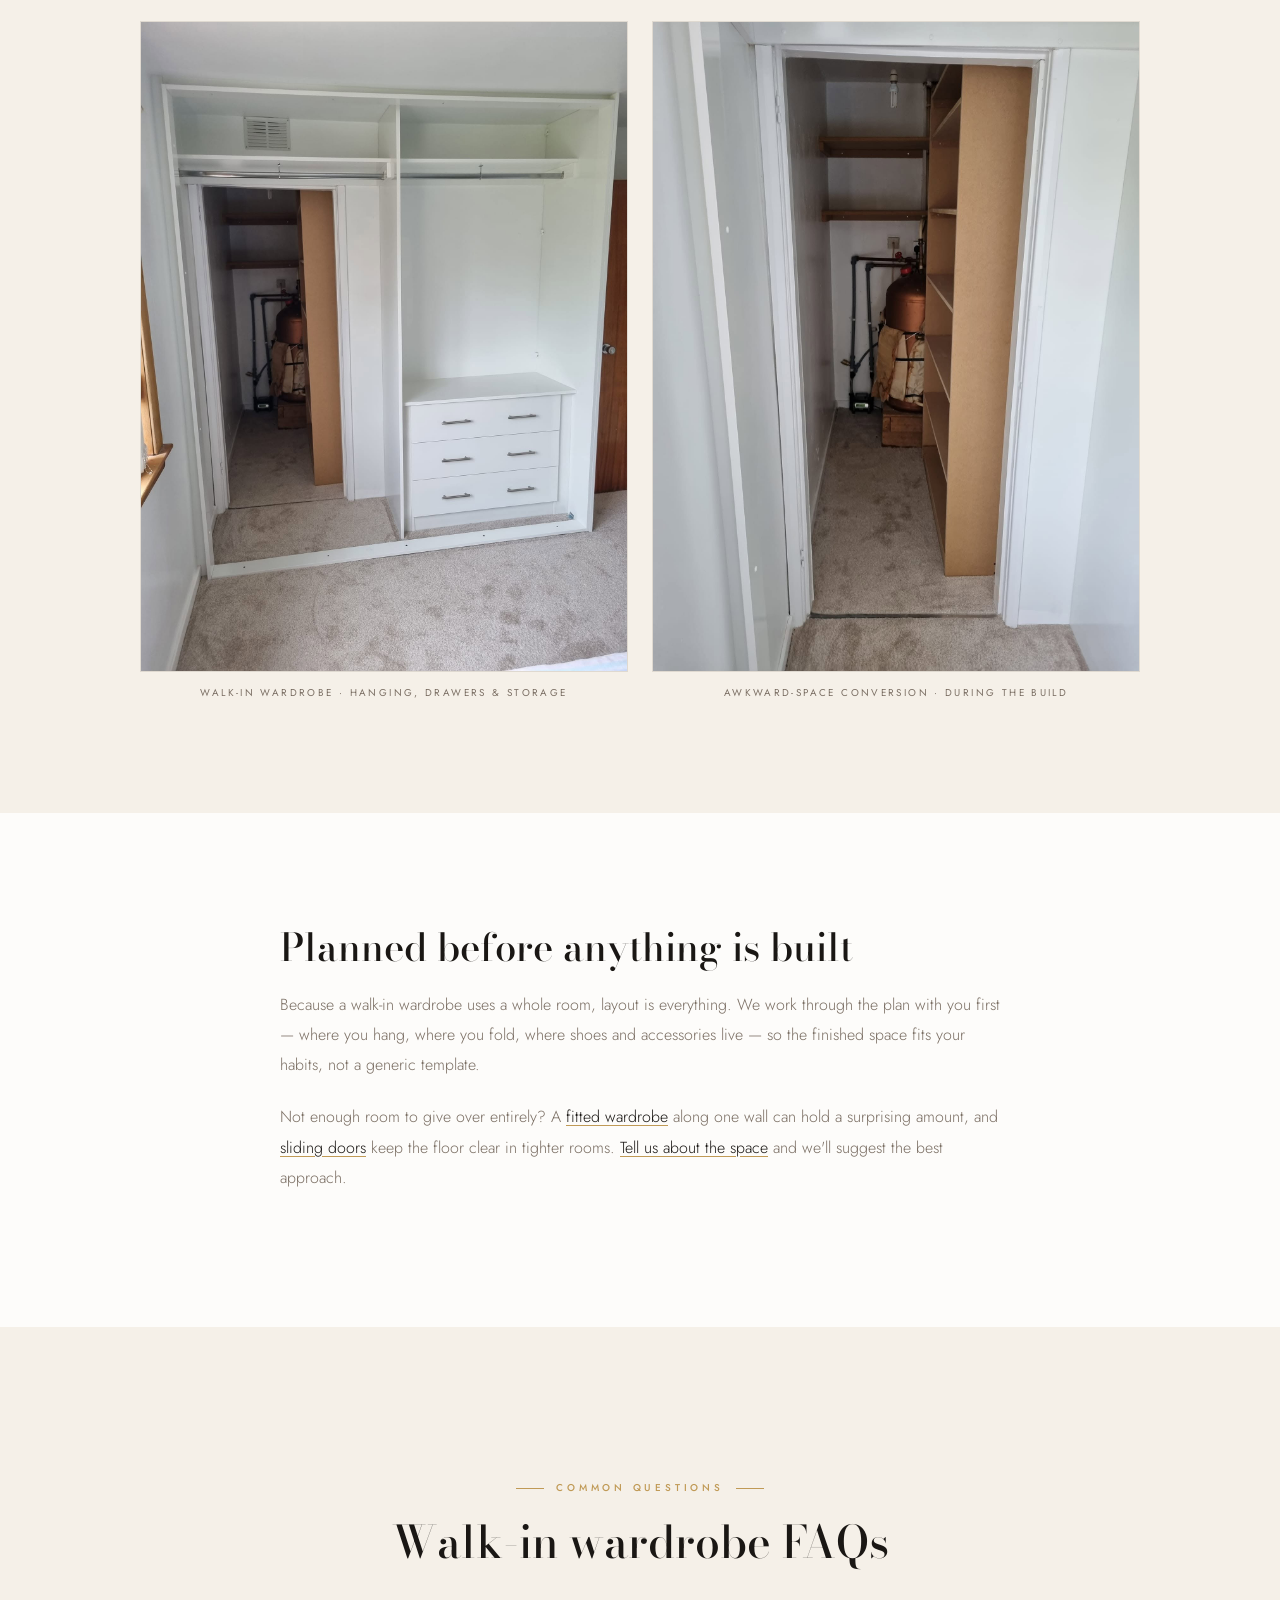
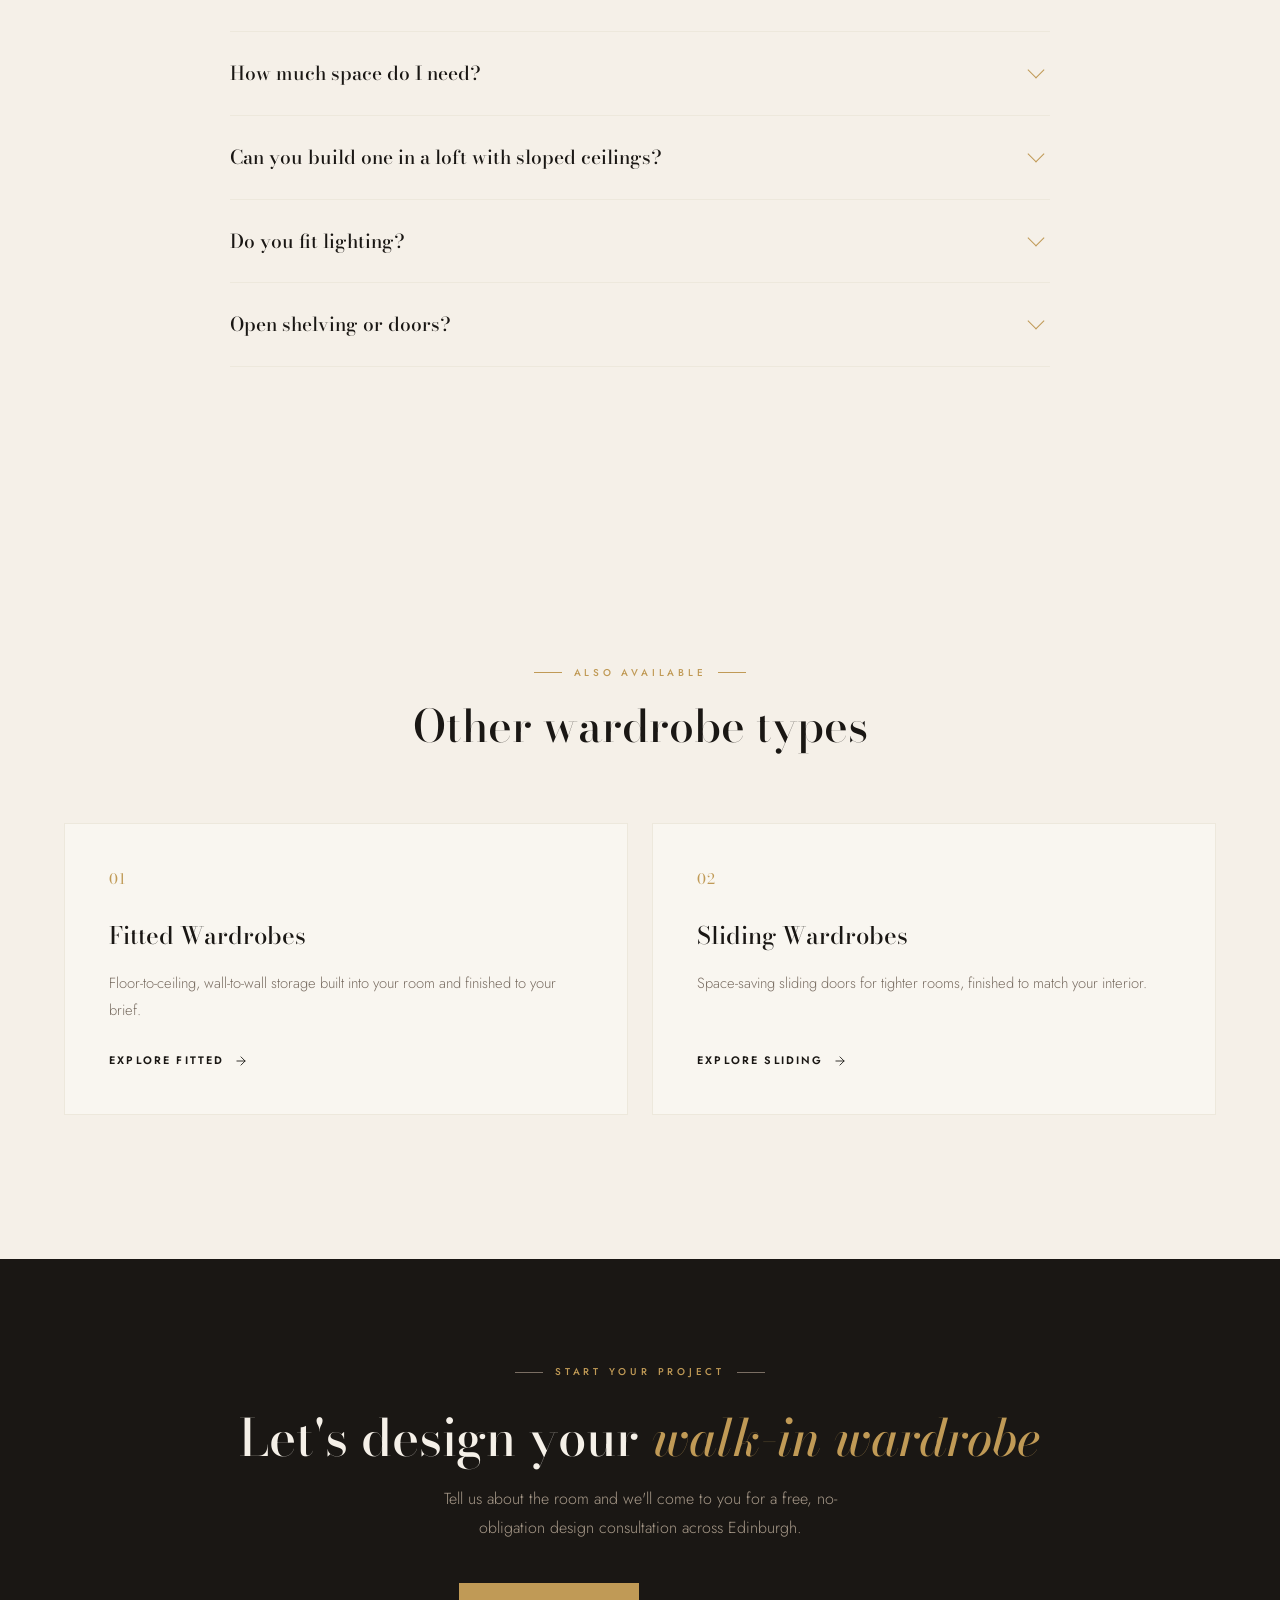
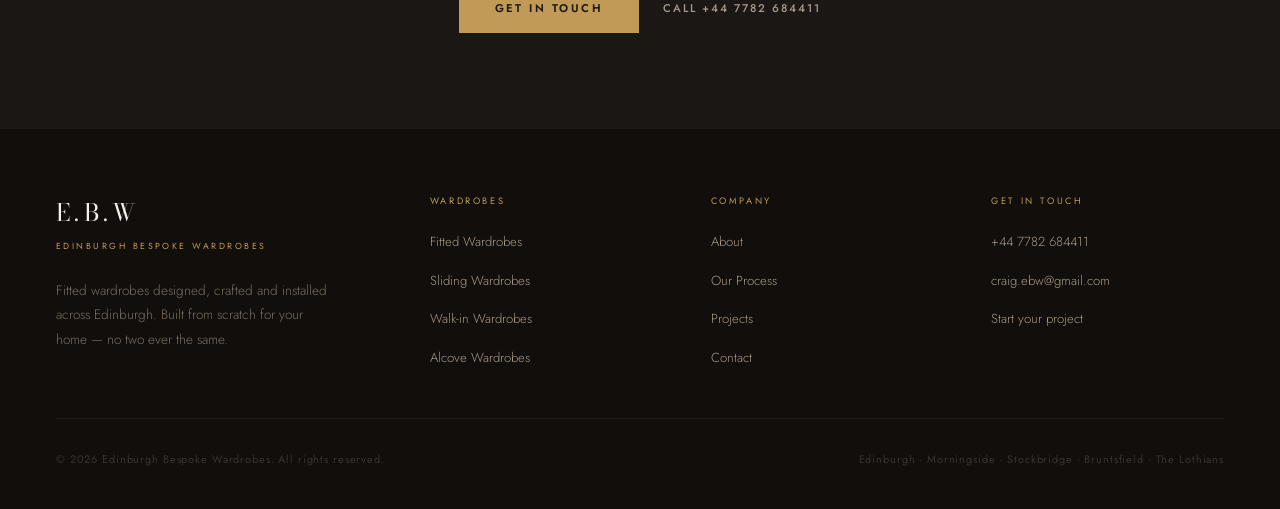
<file: walk-in-wardrobes.html>
<!DOCTYPE html>
<html lang="en">
<head>
    <meta charset="UTF-8">
    <meta name="viewport" content="width=device-width, initial-scale=1.0">
    <title>Walk-in Wardrobes & Dressing Rooms Edinburgh | Bespoke | E.B.W</title>
    <meta name="description" content="Bespoke walk-in wardrobes and dressing rooms in Edinburgh, designed to make the most of a spare room, loft or large bedroom. Hand-built and installed locally.">
    <link rel="canonical" href="https://edinburghbespokewardrobes.com/walk-in-wardrobes.html">

    <meta property="og:type" content="website">
    <meta property="og:title" content="Bespoke Walk-in Wardrobes & Dressing Rooms Edinburgh | E.B.W">
    <meta property="og:description" content="Walk-in wardrobes and dressing rooms designed around a spare room, loft or large bedroom in Edinburgh.">
    <meta property="og:url" content="https://edinburghbespokewardrobes.com/walk-in-wardrobes.html">
    <meta property="og:image" content="https://edinburghbespokewardrobes.com/photos/walk-in-hybrid.jpg">
    <meta property="og:locale" content="en_GB">
    <meta property="og:site_name" content="Edinburgh Bespoke Wardrobes">

    <link rel="preconnect" href="https://fonts.googleapis.com">
    <link rel="preconnect" href="https://fonts.gstatic.com" crossorigin>
    <link href="https://fonts.googleapis.com/css2?family=Bodoni+Moda:ital,opsz,wght@0,6..96,400;0,6..96,500;0,6..96,600;1,6..96,400;1,6..96,500;1,6..96,600&family=Jost:wght@300;400;500;600&display=swap" rel="stylesheet">
    <link rel="stylesheet" href="/styles.css">

    <script type="application/ld+json">
    {
      "@context": "https://schema.org",
      "@type": "Service",
      "serviceType": "Bespoke walk-in wardrobe and dressing room design and installation",
      "provider": { "@type": "HomeAndConstructionBusiness", "name": "Edinburgh Bespoke Wardrobes", "telephone": "+447782684411", "url": "https://edinburghbespokewardrobes.com/" },
      "areaServed": { "@type": "City", "name": "Edinburgh" },
      "description": "Bespoke walk-in wardrobes and dressing rooms designed around a spare room, loft or large bedroom in Edinburgh."
    }
    </script>
    <script type="application/ld+json">
    {
      "@context": "https://schema.org",
      "@type": "BreadcrumbList",
      "itemListElement": [
        { "@type": "ListItem", "position": 1, "name": "Home", "item": "https://edinburghbespokewardrobes.com/" },
        { "@type": "ListItem", "position": 2, "name": "Walk-in Wardrobes", "item": "https://edinburghbespokewardrobes.com/walk-in-wardrobes.html" }
      ]
    }
    </script>
    <script type="application/ld+json">
    {
      "@context": "https://schema.org",
      "@type": "FAQPage",
      "mainEntity": [
        { "@type": "Question", "name": "How much space do I need for a walk-in wardrobe?", "acceptedAnswer": { "@type": "Answer", "text": "Less than most people expect. A small box room, the end of a large bedroom or a loft can all become a walk-in wardrobe. We design the layout around the space you have, whatever its shape." } },
        { "@type": "Question", "name": "Can you build a walk-in wardrobe in a loft with sloped ceilings?", "acceptedAnswer": { "@type": "Answer", "text": "Yes. Lofts and rooms with sloped ceilings are ideal for bespoke walk-in storage, because we build the runs and rails to follow the slope and use the awkward low areas that off-the-shelf units can't." } },
        { "@type": "Question", "name": "Do you fit lighting in walk-in wardrobes?", "acceptedAnswer": { "@type": "Answer", "text": "We can design the layout to suit lighting and plan for it as part of the build. Electrical connection is carried out by a qualified electrician." } }
      ]
    }
    </script>
</head>
<body>

    <nav class="nav solid" id="nav">
        <a href="/" class="nav-logo" aria-label="E.B.W Home">
            <span class="nav-logo-mark">E.B.W</span>
            <span class="nav-logo-sub">Edinburgh Bespoke Wardrobes</span>
        </a>
        <ul class="nav-links">
            <li class="nav-dropdown">
                <a href="/fitted-wardrobes.html" aria-current="page">Wardrobes</a>
                <ul class="nav-dropdown-menu">
                    <li><a href="/fitted-wardrobes.html">Fitted Wardrobes</a></li>
                    <li><a href="/sliding-wardrobes.html">Sliding Wardrobes</a></li>
                    <li><a href="/walk-in-wardrobes.html">Walk-in Wardrobes</a></li>
                    <li><a href="/alcove-wardrobes.html">Alcove Wardrobes</a></li>
                </ul>
            </li>
            <li><a href="/process.html">Process</a></li>
            <li><a href="/projects.html">Projects</a></li>
            <li><a href="/about.html">About</a></li>
            <li><a href="/contact.html" class="cta">Get in Touch</a></li>
        </ul>
        <button class="nav-hamburger" id="hamburger" aria-label="Open navigation menu"><span></span><span></span><span></span></button>
    </nav>

    <div class="mobile-menu" id="mobileMenu" role="dialog" aria-label="Navigation">
        <button class="mobile-close" id="mobileClose" aria-label="Close menu">✕</button>
        <span class="mobile-menu-heading">Wardrobes</span>
        <a href="/fitted-wardrobes.html">Fitted</a>
        <a href="/sliding-wardrobes.html">Sliding</a>
        <a href="/walk-in-wardrobes.html" aria-current="page">Walk-in</a>
        <a href="/alcove-wardrobes.html">Alcove</a>
        <span class="mobile-menu-heading">Explore</span>
        <a href="/process.html">Process</a>
        <a href="/projects.html">Projects</a>
        <a href="/about.html">About</a>
        <a href="/contact.html">Get in Touch</a>
    </div>

    <section class="page-hero">
        <div class="page-hero-inner">
            <ul class="breadcrumb reveal">
                <li><a href="/">Home</a></li>
                <li>Walk-in Wardrobes</li>
            </ul>
            <h1 class="page-hero-h1 reveal delay-1">Bespoke <em>walk-in wardrobes</em> & dressing rooms</h1>
            <p class="page-hero-sub reveal delay-2">Turn a spare room, loft or the end of a large bedroom into a walk-in wardrobe designed entirely around how you dress and what you own — hand-built and fitted in Edinburgh.</p>
        </div>
    </section>

    <section class="section light">
        <div class="prose">
            <h2>A room that works the way you do</h2>
            <p>A <strong>walk-in wardrobe</strong> is the most flexible storage there is. With the whole space to plan, we design open hanging, shelving, drawers, shoe storage and display around your routine — so getting dressed in the morning is calm rather than a rummage.</p>
            <p>You don't need a mansion for one, either. A small box room, an under-used corner of a large bedroom or a loft conversion can all become a walk-in dressing area. We shape the layout to the room you have.</p>

            <h2>Made for Edinburgh homes</h2>
            <p>Period tenements, town houses and loft conversions across Edinburgh often have exactly the kind of awkward space a walk-in wardrobe puts to work — the room that's too small to be a proper bedroom, or the loft with sloping eaves nobody knows what to do with.</p>
            <ul>
                <li>Runs and rails built to follow sloped ceilings and use low eaves</li>
                <li>A mix of open hanging and closed storage, planned to your wardrobe</li>
                <li>Drawers, shelving and shoe racks sized to what you own</li>
                <li>Finishes and detailing chosen entirely to your brief</li>
            </ul>
        </div>
    </section>

    <section class="section cream">
        <div class="media-grid reveal">
            <figure>
                <img src="photos/walk-in-hybrid.jpg" alt="Bespoke walk-in wardrobe frame with hanging rails and drawers beside a storage doorway, Edinburgh" loading="lazy" width="1536" height="2048">
                <figcaption>Walk-in wardrobe · hanging, drawers &amp; storage</figcaption>
            </figure>
            <figure>
                <img src="photos/walk-in-build.jpg" alt="Walk-in wardrobe conversion in progress, with bespoke shelving built into an awkward storage space, Edinburgh" loading="lazy" width="1536" height="2048">
                <figcaption>Awkward-space conversion · during the build</figcaption>
            </figure>
        </div>
    </section>

    <section class="section light">
        <div class="prose">
            <h2>Planned before anything is built</h2>
            <p>Because a walk-in wardrobe uses a whole room, layout is everything. We work through the plan with you first — where you hang, where you fold, where shoes and accessories live — so the finished space fits your habits, not a generic template.</p>
            <p>Not enough room to give over entirely? A <a href="/fitted-wardrobes.html">fitted wardrobe</a> along one wall can hold a surprising amount, and <a href="/sliding-wardrobes.html">sliding doors</a> keep the floor clear in tighter rooms. <a href="/contact.html">Tell us about the space</a> and we'll suggest the best approach.</p>
        </div>
    </section>

    <section class="faq">
        <div class="faq-inner">
            <div class="faq-header">
                <div class="label reveal"><div class="label-line"></div><span class="label-text">Common Questions</span><div class="label-line"></div></div>
                <h2 class="section-heading reveal delay-1">Walk-in wardrobe FAQs</h2>
            </div>
            <div class="faq-item reveal">
                <button class="faq-q" aria-expanded="false">How much space do I need?</button>
                <div class="faq-a"><div class="faq-a-inner"><p>Less than most people expect. A small box room, the end of a large bedroom or a loft can all become a walk-in wardrobe. We design the layout around whatever space and shape you have.</p></div></div>
            </div>
            <div class="faq-item reveal">
                <button class="faq-q" aria-expanded="false">Can you build one in a loft with sloped ceilings?</button>
                <div class="faq-a"><div class="faq-a-inner"><p>Yes — lofts are ideal. We build the runs and rails to follow the slope and put the awkward low areas to use, exactly where off-the-shelf units fall short.</p></div></div>
            </div>
            <div class="faq-item reveal">
                <button class="faq-q" aria-expanded="false">Do you fit lighting?</button>
                <div class="faq-a"><div class="faq-a-inner"><p>We design the layout to suit lighting and plan for it as part of the build. The electrical connection itself is carried out by a qualified electrician.</p></div></div>
            </div>
            <div class="faq-item reveal">
                <button class="faq-q" aria-expanded="false">Open shelving or doors?</button>
                <div class="faq-a"><div class="faq-a-inner"><p>Whatever you prefer. Many walk-ins mix open hanging and shelving with a few closed units or drawers for the things you'd rather keep out of sight. We plan the balance with you.</p></div></div>
            </div>
        </div>
    </section>

    <section class="services cream">
        <div class="services-inner">
            <div class="services-header">
                <div class="label reveal"><div class="label-line"></div><span class="label-text">Also Available</span><div class="label-line"></div></div>
                <h2 class="section-heading reveal delay-1">Other wardrobe types</h2>
            </div>
            <div class="services-grid">
                <a href="/fitted-wardrobes.html" class="service-card reveal">
                    <span class="service-card-num">01</span>
                    <h3 class="service-card-title">Fitted Wardrobes</h3>
                    <p class="service-card-body">Floor-to-ceiling, wall-to-wall storage built into your room and finished to your brief.</p>
                    <span class="service-card-link">Explore fitted <svg width="14" height="14" viewBox="0 0 24 24" fill="none" stroke="currentColor" stroke-width="1.5" stroke-linecap="round" stroke-linejoin="round" aria-hidden="true"><path d="M5 12h14"/><path d="m12 5 7 7-7 7"/></svg></span>
                </a>
                <a href="/sliding-wardrobes.html" class="service-card reveal delay-1">
                    <span class="service-card-num">02</span>
                    <h3 class="service-card-title">Sliding Wardrobes</h3>
                    <p class="service-card-body">Space-saving sliding doors for tighter rooms, finished to match your interior.</p>
                    <span class="service-card-link">Explore sliding <svg width="14" height="14" viewBox="0 0 24 24" fill="none" stroke="currentColor" stroke-width="1.5" stroke-linecap="round" stroke-linejoin="round" aria-hidden="true"><path d="M5 12h14"/><path d="m12 5 7 7-7 7"/></svg></span>
                </a>
            </div>
        </div>
    </section>

    <section class="cta-band">
        <div class="cta-band-inner">
            <div class="label reveal"><div class="label-line" style="background: var(--stone);"></div><span class="label-text">Start Your Project</span><div class="label-line" style="background: var(--stone);"></div></div>
            <h2 class="reveal delay-1">Let's design your <em>walk-in wardrobe</em></h2>
            <p class="reveal delay-2">Tell us about the room and we'll come to you for a free, no-obligation design consultation across Edinburgh.</p>
            <div class="cta-band-actions reveal delay-3">
                <a href="/contact.html" class="btn-primary">Get in Touch</a>
                <a href="tel:+447782684411" class="btn-ghost">Call +44 7782 684411</a>
            </div>
        </div>
    </section>

    <footer class="footer">
        <div class="footer-top">
            <div class="footer-brand">
                <div class="footer-brand-mark">E.B.W</div>
                <div class="footer-brand-sub">Edinburgh Bespoke Wardrobes</div>
                <p class="footer-brand-text">Fitted wardrobes designed, crafted and installed across Edinburgh. Built from scratch for your home — no two ever the same.</p>
            </div>
            <div class="footer-col">
                <div class="footer-col-title">Wardrobes</div>
                <ul>
                    <li><a href="/fitted-wardrobes.html">Fitted Wardrobes</a></li>
                    <li><a href="/sliding-wardrobes.html">Sliding Wardrobes</a></li>
                    <li><a href="/walk-in-wardrobes.html">Walk-in Wardrobes</a></li>
                    <li><a href="/alcove-wardrobes.html">Alcove Wardrobes</a></li>
                </ul>
            </div>
            <div class="footer-col">
                <div class="footer-col-title">Company</div>
                <ul>
                    <li><a href="/about.html">About</a></li>
                    <li><a href="/process.html">Our Process</a></li>
                    <li><a href="/projects.html">Projects</a></li>
                    <li><a href="/contact.html">Contact</a></li>
                </ul>
            </div>
            <div class="footer-col">
                <div class="footer-col-title">Get in Touch</div>
                <ul>
                    <li><a href="tel:+447782684411">+44 7782 684411</a></li>
                    <li><a href="mailto:craig.ebw@gmail.com">craig.ebw@gmail.com</a></li>
                    <li><a href="/contact.html">Start your project</a></li>
                </ul>
            </div>
        </div>
        <div class="footer-bottom">
            <span class="footer-copy">&copy; 2026 Edinburgh Bespoke Wardrobes. All rights reserved.</span>
            <span class="footer-area">Edinburgh · Morningside · Stockbridge · Bruntsfield · The Lothians</span>
        </div>
    </footer>

    <script src="/main.js"></script>
</body>
</html>
</file>
<file: styles.css>
/* ═══════════════════════════════════════════════════════════════
   E.B.W — Edinburgh Bespoke Wardrobes
   Shared stylesheet (multi-page)
   ═══════════════════════════════════════════════════════════════ */

/* ─── Reset ──────────────────────────────────────────────────── */
*, *::before, *::after { box-sizing: border-box; margin: 0; padding: 0; }
html { scroll-behavior: smooth; }

/* ─── Design Tokens ──────────────────────────────────────────── */
:root {
    --cream:        #F5F0E8;
    --cream-deep:   #EDE8DC;
    --cream-card:   #F9F6F0;
    --charcoal:     #1A1714;
    --charcoal-mid: #252018;
    --charcoal-lt:  #3A342E;
    --stone:        #7A6E63;
    --stone-lt:     #A89A8A;
    --gold:         #C09A56;
    --gold-lt:      #D4AF72;
    --white:        #FDFCFA;

    --ff-display: 'Bodoni Moda', Georgia, serif;
    --ff-body:    'Jost', system-ui, sans-serif;

    --ease:         cubic-bezier(0.4, 0, 0.2, 1);
    --transition:   280ms cubic-bezier(0.4, 0, 0.2, 1);
    --transition-md:550ms cubic-bezier(0.4, 0, 0.2, 1);
}

body {
    font-family: var(--ff-body);
    background: var(--cream);
    color: var(--charcoal);
    line-height: 1.65;
    overflow-x: hidden;
}

/* ─── Nav ────────────────────────────────────────────────────── */
.nav {
    position: fixed;
    inset: 0 0 auto;
    z-index: 100;
    padding: 1.5rem 3.5rem;
    display: flex;
    align-items: center;
    justify-content: space-between;
    transition: background var(--transition-md), backdrop-filter var(--transition-md), box-shadow var(--transition-md);
}

/* Interior pages start with a solid nav (no dark hero behind it) */
.nav.solid,
.nav.scrolled {
    background: rgba(26, 23, 20, 0.96);
    backdrop-filter: blur(14px);
    -webkit-backdrop-filter: blur(14px);
    box-shadow: 0 1px 0 rgba(192, 154, 86, 0.18);
}

.nav-logo {
    text-decoration: none;
    display: flex;
    flex-direction: column;
    gap: 2px;
}

.nav-logo-mark {
    font-family: var(--ff-display);
    font-size: 1.55rem;
    font-weight: 500;
    letter-spacing: 0.18em;
    color: var(--cream);
    line-height: 1;
}

.nav-logo-sub {
    font-family: var(--ff-body);
    font-size: 0.52rem;
    font-weight: 400;
    letter-spacing: 0.32em;
    text-transform: uppercase;
    color: var(--gold);
    line-height: 1;
}

.nav-links {
    display: flex;
    align-items: center;
    gap: 2.25rem;
    list-style: none;
}

.nav-links a {
    font-size: 0.7rem;
    font-weight: 500;
    letter-spacing: 0.22em;
    text-transform: uppercase;
    color: var(--stone-lt);
    text-decoration: none;
    transition: color var(--transition);
}

.nav-links a:hover,
.nav-links a[aria-current="page"] { color: var(--gold); }

.nav-links .cta {
    color: var(--cream);
    border: 1px solid rgba(192, 154, 86, 0.45);
    padding: 0.6rem 1.5rem;
    transition: background var(--transition), border-color var(--transition), color var(--transition);
}

.nav-links .cta:hover {
    background: var(--gold);
    border-color: var(--gold);
    color: var(--charcoal);
}

/* ─── Desktop dropdown ───────────────────────────────────────── */
.nav-dropdown { position: relative; }

.nav-dropdown > a::after {
    content: '';
    display: inline-block;
    width: 6px;
    height: 6px;
    margin-left: 0.5rem;
    border-right: 1px solid currentColor;
    border-bottom: 1px solid currentColor;
    transform: translateY(-2px) rotate(45deg);
    opacity: 0.7;
}

.nav-dropdown-menu {
    position: absolute;
    top: calc(100% + 1.15rem);
    left: 50%;
    transform: translateX(-50%) translateY(8px);
    min-width: 230px;
    background: rgba(26, 23, 20, 0.98);
    backdrop-filter: blur(14px);
    -webkit-backdrop-filter: blur(14px);
    border: 1px solid rgba(192, 154, 86, 0.22);
    padding: 0.65rem 0;
    list-style: none;
    opacity: 0;
    visibility: hidden;
    transition: opacity var(--transition), transform var(--transition), visibility var(--transition);
}

.nav-dropdown:hover .nav-dropdown-menu,
.nav-dropdown:focus-within .nav-dropdown-menu {
    opacity: 1;
    visibility: visible;
    transform: translateX(-50%) translateY(0);
}

.nav-dropdown-menu li { display: block; }

.nav-dropdown-menu a {
    display: block;
    padding: 0.7rem 1.5rem;
    font-size: 0.66rem;
    letter-spacing: 0.16em;
    color: var(--stone-lt);
    transition: background var(--transition), color var(--transition);
}

.nav-dropdown-menu a:hover { background: rgba(192, 154, 86, 0.08); color: var(--gold); }

.nav-hamburger {
    display: none;
    flex-direction: column;
    gap: 5px;
    background: none;
    border: none;
    cursor: pointer;
    padding: 4px;
}

.nav-hamburger span {
    display: block;
    width: 22px;
    height: 1px;
    background: var(--cream);
    transition: var(--transition);
}

/* ─── Mobile menu ─────────────────────────────────────────────── */
.mobile-menu {
    display: none;
    position: fixed;
    inset: 0;
    background: var(--charcoal);
    z-index: 99;
    flex-direction: column;
    align-items: center;
    justify-content: center;
    gap: 0.35rem;
    padding: 4rem 2rem 2rem;
    overflow-y: auto;
}

.mobile-menu.open { display: flex; }

.mobile-menu a {
    font-family: var(--ff-display);
    font-size: 1.6rem;
    font-weight: 500;
    color: var(--cream);
    text-decoration: none;
    letter-spacing: 0.04em;
    transition: color var(--transition);
    padding: 0.55rem 0;
}

.mobile-menu a:hover,
.mobile-menu a[aria-current="page"] { color: var(--gold); }

.mobile-menu .mobile-sub {
    font-family: var(--ff-body);
    font-size: 1rem;
    letter-spacing: 0.1em;
    color: var(--stone-lt);
    padding: 0.4rem 0;
}

.mobile-menu-heading {
    font-family: var(--ff-body);
    font-size: 0.6rem;
    letter-spacing: 0.32em;
    text-transform: uppercase;
    color: var(--gold);
    margin-top: 1rem;
}

.mobile-close {
    position: absolute;
    top: 1.5rem;
    right: 1.75rem;
    background: none;
    border: none;
    color: var(--stone-lt);
    font-size: 1.25rem;
    cursor: pointer;
    padding: 0.5rem;
    line-height: 1;
}

/* ─── Utility ────────────────────────────────────────────────── */
.label {
    display: inline-flex;
    align-items: center;
    gap: 0.75rem;
}

.label-line {
    width: 28px;
    height: 1px;
    background: var(--gold);
    flex-shrink: 0;
}

.label-text {
    font-size: 0.62rem;
    font-weight: 500;
    letter-spacing: 0.38em;
    text-transform: uppercase;
    color: var(--gold);
}

.section-heading {
    font-family: var(--ff-display);
    font-size: clamp(2rem, 3.5vw, 3.25rem);
    font-weight: 500;
    line-height: 1.1;
    color: var(--charcoal);
}

.section-heading em { font-style: italic; color: var(--stone); }

.btn-primary {
    display: inline-block;
    background: var(--gold);
    color: var(--charcoal);
    padding: 1rem 2.25rem;
    font-family: var(--ff-body);
    font-size: 0.7rem;
    font-weight: 600;
    letter-spacing: 0.22em;
    text-transform: uppercase;
    text-decoration: none;
    cursor: pointer;
    border: none;
    transition: background var(--transition), transform var(--transition);
}

.btn-primary:hover { background: var(--gold-lt); transform: translateY(-1px); }

.btn-ghost {
    display: inline-flex;
    align-items: center;
    gap: 0.6rem;
    font-size: 0.7rem;
    font-weight: 500;
    letter-spacing: 0.18em;
    text-transform: uppercase;
    color: var(--stone-lt);
    text-decoration: none;
    cursor: pointer;
    transition: color var(--transition);
}

.btn-ghost:hover { color: var(--cream); }

/* Ghost button on light backgrounds */
.btn-ghost.dark { color: var(--stone); }
.btn-ghost.dark:hover { color: var(--charcoal); }

/* ─── Reveal Animations ──────────────────────────────────────── */
.reveal {
    opacity: 0;
    transform: translateY(28px);
    transition: opacity 0.75s var(--ease), transform 0.75s var(--ease);
}

.reveal.in { opacity: 1; transform: translateY(0); }

.delay-1 { transition-delay: 0.1s; }
.delay-2 { transition-delay: 0.2s; }
.delay-3 { transition-delay: 0.3s; }
.delay-4 { transition-delay: 0.4s; }
.delay-5 { transition-delay: 0.5s; }

@media (prefers-reduced-motion: reduce) {
    .reveal { opacity: 1; transform: none; transition: none; }
    * { animation: none !important; transition-duration: 0ms !important; }
}

/* ─── HERO (home) ────────────────────────────────────────────── */
.hero {
    min-height: 100vh;
    min-height: 100svh;
    background: var(--charcoal);
    display: grid;
    grid-template-rows: 1fr auto;
    position: relative;
    overflow: hidden;
}

.hero::after {
    content: '';
    position: absolute;
    top: 0;
    left: 3.5rem;
    bottom: 0;
    width: 1px;
    background: linear-gradient(to bottom,
        transparent 0%,
        rgba(192, 154, 86, 0.35) 20%,
        rgba(192, 154, 86, 0.35) 80%,
        transparent 100%);
    pointer-events: none;
}

.hero-main {
    display: grid;
    grid-template-columns: 1fr 0.7fr;
    gap: 4rem;
    align-items: center;
    max-width: 1360px;
    margin: 0 auto;
    padding: 10rem 4rem 4rem 6rem;
    width: 100%;
}

.hero-label { margin-bottom: 2.25rem; }

.hero-h1 {
    font-family: var(--ff-display);
    font-size: clamp(3.25rem, 6.5vw, 6rem);
    font-weight: 500;
    line-height: 1.05;
    color: var(--cream);
    margin-bottom: 1.75rem;
}

.hero-h1 em { font-style: italic; color: var(--gold); }

.hero-sub {
    font-size: 1rem;
    font-weight: 300;
    line-height: 1.8;
    color: var(--stone-lt);
    max-width: 44ch;
    margin-bottom: 2.75rem;
}

.hero-actions {
    display: flex;
    align-items: center;
    gap: 2rem;
    flex-wrap: wrap;
}

/* ─── CSS Wardrobe Art ───────────────────────────────────────── */
.hero-visual {
    display: flex;
    flex-direction: column;
    align-items: center;
    padding-top: 3rem;
}

.wardrobe {
    width: 100%;
    max-width: 300px;
    background: var(--charcoal-mid);
    border: 1px solid rgba(192, 154, 86, 0.3);
    position: relative;
}

.wardrobe-top {
    height: 14px;
    background: rgba(192, 154, 86, 0.12);
    border-bottom: 1px solid rgba(192, 154, 86, 0.25);
    display: flex;
    align-items: center;
    justify-content: center;
}

.wardrobe-top::before {
    content: '';
    width: 60%;
    height: 1px;
    background: rgba(192, 154, 86, 0.2);
}

.wardrobe-doors {
    display: grid;
    grid-template-columns: 1fr 1fr;
    height: 300px;
}

.wardrobe-door {
    position: relative;
    border: 1px solid rgba(192, 154, 86, 0.1);
}

.wardrobe-door-inner {
    position: absolute;
    inset: 14px;
    border: 1px solid rgba(192, 154, 86, 0.1);
}

.wardrobe-door-handle {
    position: absolute;
    bottom: 40%;
    left: 50%;
    transform: translateX(-50%);
    width: 5px;
    height: 5px;
    border-radius: 50%;
    background: var(--gold);
    opacity: 0.55;
}

.wardrobe-door:first-child .wardrobe-door-handle { left: auto; right: 10px; transform: none; }
.wardrobe-door:last-child .wardrobe-door-handle  { left: 10px; transform: none; }

.wardrobe-drawer-row {
    display: grid;
    grid-template-columns: 1fr 1fr;
    height: 52px;
    border-top: 1px solid rgba(192, 154, 86, 0.15);
}

.wardrobe-drawer {
    position: relative;
    border: 1px solid rgba(192, 154, 86, 0.08);
}

.wardrobe-drawer::after {
    content: '';
    position: absolute;
    top: 50%;
    left: 50%;
    transform: translate(-50%, -50%);
    width: 20px;
    height: 1px;
    background: rgba(192, 154, 86, 0.35);
}

.wardrobe-caption {
    margin-top: 1.25rem;
    font-size: 0.58rem;
    letter-spacing: 0.28em;
    text-transform: uppercase;
    color: var(--stone);
    text-align: center;
    max-width: 28ch;
    line-height: 1.6;
}

/* ─── Hero Footer ────────────────────────────────────────────── */
.hero-footer {
    max-width: 1360px;
    margin: 0 auto;
    padding: 0 4rem 2.5rem 6rem;
    width: 100%;
    display: flex;
    justify-content: space-between;
    align-items: center;
}

.hero-location {
    font-size: 0.6rem;
    letter-spacing: 0.3em;
    text-transform: uppercase;
    color: var(--stone);
}

.scroll-hint {
    display: flex;
    align-items: center;
    gap: 0.75rem;
    color: var(--stone);
    font-size: 0.6rem;
    letter-spacing: 0.28em;
    text-transform: uppercase;
}

.scroll-line {
    width: 38px;
    height: 1px;
    background: var(--stone);
    position: relative;
    overflow: hidden;
}

.scroll-line::after {
    content: '';
    position: absolute;
    top: 0;
    left: -100%;
    width: 100%;
    height: 100%;
    background: var(--gold);
    animation: sweep 2.2s ease-in-out infinite;
}

@keyframes sweep {
    0%   { left: -100%; }
    50%  { left: 100%; }
    100% { left: 100%; }
}

/* ─── PAGE HERO (interior pages) ─────────────────────────────── */
.page-hero {
    background: var(--charcoal);
    padding: 11rem 4rem 5rem;
    position: relative;
    overflow: hidden;
}

.page-hero::after {
    content: '';
    position: absolute;
    top: 0;
    left: 3.5rem;
    bottom: 0;
    width: 1px;
    background: linear-gradient(to bottom,
        transparent 0%,
        rgba(192, 154, 86, 0.35) 20%,
        rgba(192, 154, 86, 0.35) 80%,
        transparent 100%);
    pointer-events: none;
}

.page-hero-inner {
    max-width: 1200px;
    margin: 0 auto;
    position: relative;
    z-index: 1;
}

.breadcrumb {
    display: flex;
    flex-wrap: wrap;
    gap: 0.5rem;
    align-items: center;
    font-size: 0.6rem;
    letter-spacing: 0.22em;
    text-transform: uppercase;
    color: var(--stone);
    margin-bottom: 2rem;
    list-style: none;
}

.breadcrumb a { color: var(--stone-lt); text-decoration: none; transition: color var(--transition); }
.breadcrumb a:hover { color: var(--gold); }
.breadcrumb li::after { content: '/'; margin-left: 0.5rem; color: var(--charcoal-lt); }
.breadcrumb li:last-child::after { content: ''; }
.breadcrumb li:last-child { color: var(--gold); }

.page-hero-h1 {
    font-family: var(--ff-display);
    font-size: clamp(2.6rem, 5.5vw, 4.5rem);
    font-weight: 500;
    line-height: 1.06;
    color: var(--cream);
    margin-bottom: 1.5rem;
    max-width: 18ch;
}

.page-hero-h1 em { font-style: italic; color: var(--gold); }

.page-hero-sub {
    font-size: 1.05rem;
    font-weight: 300;
    line-height: 1.85;
    color: var(--stone-lt);
    max-width: 56ch;
}

/* ─── MEDIA FIGURE ───────────────────────────────────────────── */
.media {
    max-width: 1000px;
    margin: 0 auto;
}

.media img {
    width: 100%;
    height: auto;
    display: block;
    border: 1px solid rgba(122, 110, 99, 0.18);
}

.media figcaption {
    margin-top: 1rem;
    font-size: 0.62rem;
    letter-spacing: 0.24em;
    text-transform: uppercase;
    color: var(--stone);
    text-align: center;
}

/* ─── MEDIA GRID (two-up project photos on service pages) ─────── */
.media-grid {
    max-width: 1000px;
    margin: 0 auto;
    display: grid;
    grid-template-columns: 1fr 1fr;
    gap: 1.5rem;
}

.media-grid figure { margin: 0; }

.media-grid img {
    width: 100%;
    height: auto;
    aspect-ratio: 3 / 4;
    object-fit: cover;
    display: block;
    border: 1px solid rgba(122, 110, 99, 0.18);
}

.media-grid figcaption {
    margin-top: 0.85rem;
    font-size: 0.62rem;
    letter-spacing: 0.24em;
    text-transform: uppercase;
    color: var(--stone);
    text-align: center;
}

/* ─── BEFORE / AFTER COMPARE SLIDER ──────────────────────────── */
.compare { max-width: 600px; margin: 0 auto; }

.compare-viewport {
    --pos: 50%;
    position: relative;
    overflow: hidden;
    aspect-ratio: 3 / 4;
    border: 1px solid rgba(122, 110, 99, 0.18);
    touch-action: pan-y;
    cursor: ew-resize;
    user-select: none;
    -webkit-user-select: none;
}

.compare-viewport:focus-visible { outline: 2px solid var(--gold); outline-offset: 3px; }

.compare-img {
    position: absolute;
    inset: 0;
    width: 100%;
    height: 100%;
    object-fit: cover;
    display: block;
    pointer-events: none;
}

.compare-closed { clip-path: inset(0 calc(100% - var(--pos)) 0 0); }

.compare-handle {
    position: absolute;
    top: 0;
    bottom: 0;
    left: var(--pos);
    width: 2px;
    margin-left: -1px;
    background: rgba(255, 255, 255, 0.9);
    box-shadow: 0 0 0 1px rgba(0, 0, 0, 0.12);
    pointer-events: none;
}

.compare-knob {
    position: absolute;
    top: 50%;
    left: 50%;
    transform: translate(-50%, -50%);
    width: 46px;
    height: 46px;
    border-radius: 50%;
    background: rgba(255, 255, 255, 0.96);
    box-shadow: 0 2px 12px rgba(0, 0, 0, 0.28);
}

.compare-knob::before,
.compare-knob::after {
    content: '';
    position: absolute;
    top: 50%;
    width: 0;
    height: 0;
    border-top: 5px solid transparent;
    border-bottom: 5px solid transparent;
    transform: translateY(-50%);
}

.compare-knob::before { left: 11px; border-right: 7px solid var(--charcoal); }
.compare-knob::after  { right: 11px; border-left: 7px solid var(--charcoal); }

.compare-tag {
    position: absolute;
    bottom: 14px;
    z-index: 2;
    font-size: 0.56rem;
    letter-spacing: 0.22em;
    text-transform: uppercase;
    color: #fff;
    background: rgba(20, 18, 16, 0.5);
    padding: 5px 10px;
    pointer-events: none;
}

.compare-tag-left  { left: 14px; }
.compare-tag-right { right: 14px; }

.compare figcaption {
    margin-top: 0.85rem;
    font-size: 0.62rem;
    letter-spacing: 0.24em;
    text-transform: uppercase;
    color: var(--stone);
    text-align: center;
}

/* ─── PROSE (article body copy) ──────────────────────────────── */
.section {
    padding: 7rem 4rem;
}

.section.light  { background: var(--white); }
.section.cream  { background: var(--cream); }
.section.deep   { background: var(--cream-deep); }
.section.dark   { background: var(--charcoal); }

.prose {
    max-width: 720px;
    margin: 0 auto;
}

.prose.wide { max-width: 900px; }

.prose h2 {
    font-family: var(--ff-display);
    font-size: clamp(1.7rem, 3vw, 2.5rem);
    font-weight: 500;
    line-height: 1.15;
    color: var(--charcoal);
    margin: 3rem 0 1.25rem;
}

.prose h2:first-child { margin-top: 0; }
.prose h2 em { font-style: italic; color: var(--stone); }

.prose h3 {
    font-family: var(--ff-display);
    font-size: 1.3rem;
    font-weight: 500;
    color: var(--charcoal);
    margin: 2.25rem 0 0.85rem;
}

.prose p {
    font-size: 1rem;
    font-weight: 300;
    line-height: 1.9;
    color: var(--stone);
    margin-bottom: 1.35rem;
}

.prose p strong { color: var(--charcoal); font-weight: 500; }

.prose ul {
    list-style: none;
    display: flex;
    flex-direction: column;
    gap: 0.9rem;
    margin: 1.5rem 0 2rem;
}

.prose ul li {
    display: flex;
    align-items: flex-start;
    gap: 1rem;
    font-size: 0.975rem;
    color: var(--charcoal);
    font-weight: 400;
    line-height: 1.6;
}

.prose ul li::before {
    content: '';
    flex-shrink: 0;
    width: 22px;
    height: 1px;
    background: var(--gold);
    margin-top: 0.75em;
}

.prose a { color: var(--charcoal); text-decoration: underline; text-decoration-color: var(--gold); text-underline-offset: 3px; }
.prose a:hover { color: var(--gold); }

/* ─── PHILOSOPHY ─────────────────────────────────────────────── */
.philosophy { background: var(--white); padding: 9rem 4rem; }

.philosophy-inner {
    max-width: 1200px;
    margin: 0 auto;
    display: grid;
    grid-template-columns: 1fr 1.5fr;
    gap: 7rem;
    align-items: start;
}

.philosophy-left { position: sticky; top: 8rem; }
.philosophy-left .section-heading { margin-top: 1.25rem; }

.philosophy-quote {
    font-family: var(--ff-display);
    font-size: clamp(1.25rem, 2vw, 1.65rem);
    font-style: italic;
    font-weight: 400;
    line-height: 1.55;
    color: var(--charcoal);
    padding-left: 1.75rem;
    border-left: 2px solid var(--gold);
    margin-bottom: 2.25rem;
}

.philosophy-body {
    font-size: 0.975rem;
    font-weight: 300;
    line-height: 1.9;
    color: var(--stone);
    margin-bottom: 1.75rem;
}

.philosophy-points {
    list-style: none;
    display: flex;
    flex-direction: column;
    gap: 1.1rem;
    margin-top: 2.5rem;
}

.philosophy-points li {
    display: flex;
    align-items: flex-start;
    gap: 1rem;
    font-size: 0.9rem;
    color: var(--charcoal);
    font-weight: 400;
    line-height: 1.5;
}

.philosophy-points li::before {
    content: '';
    flex-shrink: 0;
    width: 22px;
    height: 1px;
    background: var(--gold);
    margin-top: 0.7em;
}

/* ─── PROCESS ────────────────────────────────────────────────── */
.process { background: var(--cream); padding: 9rem 4rem; }
.process-inner { max-width: 1200px; margin: 0 auto; }

.process-header { text-align: center; margin-bottom: 5.5rem; }
.process-header .label { justify-content: center; }
.process-header .section-heading { margin-top: 1.25rem; }

.process-steps {
    display: grid;
    grid-template-columns: repeat(4, 1fr);
    position: relative;
}

.process-steps::before {
    content: '';
    position: absolute;
    top: 2.4rem;
    left: calc(12.5% + 0.5rem);
    right: calc(12.5% + 0.5rem);
    height: 1px;
    background: linear-gradient(to right, var(--gold) 0%, rgba(192,154,86,0.15) 40%, rgba(192,154,86,0.15) 60%, var(--gold) 100%);
}

.step { padding: 0 1.75rem; text-align: center; }

.step-num {
    width: 4.75rem;
    height: 4.75rem;
    border: 1px solid var(--gold);
    display: flex;
    align-items: center;
    justify-content: center;
    margin: 0 auto 2rem;
    background: var(--cream);
    position: relative;
    z-index: 1;
}

.step-num span { font-family: var(--ff-display); font-size: 1.25rem; font-weight: 400; color: var(--gold); }

.step-title {
    font-family: var(--ff-display);
    font-size: 1.15rem;
    font-weight: 500;
    color: var(--charcoal);
    margin-bottom: 0.8rem;
}

.step-desc { font-size: 0.85rem; font-weight: 300; line-height: 1.8; color: var(--stone); }

/* Process on white background variant */
.process.on-white { background: var(--white); }
.process.on-white .step-num { background: var(--white); }

/* ─── SHOWCASE ───────────────────────────────────────────────── */
.showcase { background: var(--charcoal); padding: 9rem 4rem; }
.showcase-inner { max-width: 1200px; margin: 0 auto; }

.showcase-header {
    display: grid;
    grid-template-columns: 1fr 1fr;
    gap: 5rem;
    align-items: end;
    margin-bottom: 4.5rem;
}

.showcase-h2 {
    font-family: var(--ff-display);
    font-size: clamp(2rem, 3.5vw, 3.25rem);
    font-weight: 500;
    line-height: 1.1;
    color: var(--cream);
    margin-top: 1.25rem;
}

.showcase-h2 em { font-style: italic; color: var(--gold); }

.showcase-note {
    font-size: 0.95rem;
    font-weight: 300;
    line-height: 1.85;
    color: var(--stone-lt);
    padding-bottom: 0.5rem;
}

.showcase-grid {
    display: grid;
    grid-template-columns: repeat(3, 1fr);
    gap: 1.25rem;
}

.s-card {
    aspect-ratio: 3/4;
    border: 1px solid rgba(192, 154, 86, 0.15);
    position: relative;
    overflow: hidden;
    cursor: pointer;
    background: #1C1814;
    transition: border-color var(--transition-md), transform var(--transition-md);
}

.s-card:hover { border-color: rgba(192, 154, 86, 0.45); transform: translateY(-3px); }

.s-card img {
    position: absolute;
    inset: 0;
    width: 100%;
    height: 100%;
    object-fit: cover;
    display: block;
    transition: transform var(--transition-md);
}

.s-card:hover img { transform: scale(1.03); }

.s-card-1 img { object-position: center top; }
.s-card-3 img { object-position: center top; }
.s-card-2 img { object-position: center center; }

.s-card-overlay {
    position: absolute;
    inset: 0;
    background: linear-gradient(to bottom, transparent 45%, rgba(18, 15, 12, 0.82) 100%);
    pointer-events: none;
}

.s-card-label { position: absolute; bottom: 1.1rem; left: 1.25rem; right: 1.25rem; z-index: 1; }

.s-card-label-text {
    font-size: 0.58rem;
    letter-spacing: 0.26em;
    text-transform: uppercase;
    color: var(--stone-lt);
}

/* ─── SERVICE CARDS (link grid to wardrobe types) ────────────── */
.services { padding: 9rem 4rem; }
.services-inner { max-width: 1200px; margin: 0 auto; }
.services-header { text-align: center; margin-bottom: 4.5rem; }
.services-header .label { justify-content: center; }
.services-header .section-heading { margin-top: 1.25rem; }
.services-header p {
    max-width: 54ch;
    margin: 1.5rem auto 0;
    font-size: 0.975rem;
    font-weight: 300;
    line-height: 1.85;
    color: var(--stone);
}

.services-grid {
    display: grid;
    grid-template-columns: repeat(2, 1fr);
    gap: 1.5rem;
}

.service-card {
    display: flex;
    flex-direction: column;
    background: var(--cream-card);
    border: 1px solid var(--cream-deep);
    padding: 2.75rem;
    text-decoration: none;
    transition: border-color var(--transition-md), transform var(--transition-md), box-shadow var(--transition-md);
}

.service-card:hover {
    border-color: rgba(192, 154, 86, 0.45);
    transform: translateY(-3px);
    box-shadow: 0 18px 40px -28px rgba(26, 23, 20, 0.4);
}

.service-card-num {
    font-family: var(--ff-display);
    font-size: 0.9rem;
    color: var(--gold);
    letter-spacing: 0.1em;
    margin-bottom: 1.5rem;
}

.service-card-title {
    font-family: var(--ff-display);
    font-size: 1.5rem;
    font-weight: 500;
    color: var(--charcoal);
    margin-bottom: 0.9rem;
}

.service-card-body {
    font-size: 0.92rem;
    font-weight: 300;
    line-height: 1.85;
    color: var(--stone);
    margin-bottom: 1.75rem;
    flex-grow: 1;
}

.service-card-link {
    font-size: 0.68rem;
    font-weight: 600;
    letter-spacing: 0.2em;
    text-transform: uppercase;
    color: var(--charcoal);
    display: inline-flex;
    align-items: center;
    gap: 0.6rem;
    transition: gap var(--transition), color var(--transition);
}

.service-card:hover .service-card-link { gap: 1rem; color: var(--gold); }

/* ─── VALUES ─────────────────────────────────────────────────── */
.values { background: var(--cream-deep); padding: 9rem 4rem; }
.values-inner { max-width: 1200px; margin: 0 auto; }
.values-header { text-align: center; margin-bottom: 5rem; }
.values-header .label { justify-content: center; }
.values-header .section-heading { margin-top: 1.25rem; }

.values-grid {
    display: grid;
    grid-template-columns: repeat(3, 1fr);
    gap: 2px;
    background: rgba(122, 110, 99, 0.12);
}

.value-card { background: var(--cream-deep); padding: 3rem 2.75rem; transition: background var(--transition-md); }
.value-card:hover { background: var(--cream-card); }
.value-bar { width: 44px; height: 1px; background: var(--gold); margin-bottom: 2rem; }

.value-title {
    font-family: var(--ff-display);
    font-size: 1.2rem;
    font-weight: 500;
    color: var(--charcoal);
    margin-bottom: 1rem;
}

.value-body { font-size: 0.9rem; font-weight: 300; line-height: 1.85; color: var(--stone); }

/* ─── PROMISE (replaces fake testimonials) ───────────────────── */
.promise { background: var(--white); padding: 9rem 4rem; }
.promise-inner { max-width: 1000px; margin: 0 auto; text-align: center; }
.promise-inner .label { justify-content: center; }
.promise-inner .section-heading { margin-top: 1.25rem; margin-bottom: 1.5rem; }

.promise-lead {
    font-size: 1.05rem;
    font-weight: 300;
    line-height: 1.85;
    color: var(--stone);
    max-width: 56ch;
    margin: 0 auto 3.5rem;
}

.promise-grid {
    display: grid;
    grid-template-columns: repeat(3, 1fr);
    gap: 2.5rem;
    text-align: left;
}

.promise-item {
    padding-top: 1.75rem;
    border-top: 1px solid var(--cream-deep);
}

.promise-item-title {
    font-family: var(--ff-display);
    font-size: 1.15rem;
    font-weight: 500;
    color: var(--charcoal);
    margin-bottom: 0.75rem;
}

.promise-item-body { font-size: 0.9rem; font-weight: 300; line-height: 1.8; color: var(--stone); }

/* ─── REVIEWS (real customer testimonials) ───────────────────── */
.reviews { background: var(--cream); padding: 9rem 4rem; }
.reviews-inner { max-width: 1000px; margin: 0 auto; }
.reviews-header { text-align: center; margin-bottom: 4rem; }
.reviews-header .label { justify-content: center; }
.reviews-header .section-heading { margin-top: 1.25rem; }

.reviews-grid {
    display: grid;
    grid-template-columns: 1fr 1fr;
    gap: 2.5rem;
}

.review-card {
    background: var(--white);
    border: 1px solid rgba(122, 110, 99, 0.18);
    padding: 2.75rem 2.5rem;
    display: flex;
    flex-direction: column;
}

.review-stars {
    color: var(--gold);
    font-size: 0.9rem;
    letter-spacing: 0.28em;
    margin-bottom: 1.5rem;
}

.review-quote {
    font-family: var(--ff-display);
    font-size: 1.15rem;
    font-weight: 400;
    font-style: italic;
    line-height: 1.7;
    color: var(--charcoal);
    margin: 0 0 1.75rem;
    flex-grow: 1;
}

.review-author {
    font-size: 0.66rem;
    letter-spacing: 0.24em;
    text-transform: uppercase;
    color: var(--stone);
}

.review-author strong { color: var(--charcoal); font-weight: 600; }

/* ─── FAQ ────────────────────────────────────────────────────── */
.faq { background: var(--cream); padding: 9rem 4rem; }
.faq-inner { max-width: 820px; margin: 0 auto; }
.faq-header { text-align: center; margin-bottom: 4rem; }
.faq-header .label { justify-content: center; }
.faq-header .section-heading { margin-top: 1.25rem; }

.faq-item { border-top: 1px solid var(--cream-deep); }
.faq-item:last-child { border-bottom: 1px solid var(--cream-deep); }

.faq-q {
    width: 100%;
    background: none;
    border: none;
    cursor: pointer;
    text-align: left;
    padding: 1.75rem 3rem 1.75rem 0;
    position: relative;
    font-family: var(--ff-display);
    font-size: 1.2rem;
    font-weight: 500;
    color: var(--charcoal);
    line-height: 1.4;
}

.faq-q::after {
    content: '';
    position: absolute;
    right: 0.5rem;
    top: 2rem;
    width: 12px;
    height: 12px;
    border-right: 1px solid var(--gold);
    border-bottom: 1px solid var(--gold);
    transform: rotate(45deg);
    transition: transform var(--transition);
}

.faq-item.open .faq-q::after { transform: rotate(-135deg); top: 2.4rem; }

.faq-a {
    max-height: 0;
    overflow: hidden;
    transition: max-height var(--transition-md);
}

.faq-a-inner {
    padding: 0 3rem 1.75rem 0;
    font-size: 0.975rem;
    font-weight: 300;
    line-height: 1.9;
    color: var(--stone);
}

.faq-a-inner p { margin-bottom: 1rem; }
.faq-a-inner p:last-child { margin-bottom: 0; }

/* ─── CTA BAND ───────────────────────────────────────────────── */
.cta-band { background: var(--charcoal); padding: 6rem 4rem; position: relative; overflow: hidden; }

.cta-band-inner {
    max-width: 900px;
    margin: 0 auto;
    text-align: center;
    position: relative;
    z-index: 1;
}

.cta-band .label { justify-content: center; margin-bottom: 1.75rem; }

.cta-band h2 {
    font-family: var(--ff-display);
    font-size: clamp(2rem, 4vw, 3.25rem);
    font-weight: 500;
    line-height: 1.1;
    color: var(--cream);
    margin-bottom: 1.25rem;
}

.cta-band h2 em { font-style: italic; color: var(--gold); }

.cta-band p {
    font-size: 1rem;
    font-weight: 300;
    line-height: 1.8;
    color: var(--stone-lt);
    max-width: 46ch;
    margin: 0 auto 2.5rem;
}

.cta-band-actions { display: flex; gap: 1.5rem; justify-content: center; align-items: center; flex-wrap: wrap; }

/* ─── CONTACT ────────────────────────────────────────────────── */
.contact { background: var(--charcoal); padding: 9rem 4rem; position: relative; overflow: hidden; }

.contact::before {
    content: 'E.B.W';
    position: absolute;
    font-family: var(--ff-display);
    font-size: 28vw;
    font-weight: 600;
    color: rgba(255, 255, 255, 0.018);
    top: 50%;
    left: 50%;
    transform: translate(-50%, -50%);
    pointer-events: none;
    user-select: none;
    letter-spacing: 0.1em;
    white-space: nowrap;
}

.contact-inner { max-width: 960px; margin: 0 auto; text-align: center; position: relative; z-index: 1; }
.contact .label { justify-content: center; margin-bottom: 2rem; }

.contact-h2 {
    font-family: var(--ff-display);
    font-size: clamp(2.5rem, 5vw, 4.75rem);
    font-weight: 500;
    line-height: 1.08;
    color: var(--cream);
    margin-bottom: 1.5rem;
}

.contact-h2 em { font-style: italic; color: var(--gold); }

.contact-sub {
    font-size: 1rem;
    font-weight: 300;
    line-height: 1.8;
    color: var(--stone-lt);
    max-width: 46ch;
    margin: 0 auto 2.5rem;
}

/* ─── Survey / funnel embed ──────────────────────────────────── */
.survey-wrap {
    background: rgba(255, 255, 255, 0.03);
    border: 1px solid rgba(192, 154, 86, 0.2);
    padding: 2rem 2rem 0.5rem;
    max-width: 720px;
    margin: 0 auto 3rem;
}

.survey-wrap iframe { width: 100%; border: none; display: block; min-height: 560px; }

.contact-or {
    display: flex;
    align-items: center;
    gap: 1.25rem;
    max-width: 320px;
    margin: 0 auto 2.25rem;
    font-size: 0.58rem;
    letter-spacing: 0.28em;
    text-transform: uppercase;
    color: var(--stone);
}

.contact-or::before, .contact-or::after {
    content: '';
    flex: 1;
    height: 1px;
    background: rgba(192, 154, 86, 0.15);
}

.contact-details { display: flex; justify-content: center; align-items: center; gap: 3rem; flex-wrap: wrap; }

.c-detail-label {
    font-size: 0.55rem;
    letter-spacing: 0.32em;
    text-transform: uppercase;
    color: var(--gold);
    margin-bottom: 0.4rem;
}

.c-detail-value {
    font-size: 0.95rem;
    color: var(--stone-lt);
    font-weight: 300;
    text-decoration: none;
    cursor: pointer;
    transition: color var(--transition);
    display: block;
}

.c-detail-value:hover { color: var(--gold-lt); }
.c-divider { width: 1px; height: 2.5rem; background: rgba(192, 154, 86, 0.15); flex-shrink: 0; }

/* ─── FOOTER ─────────────────────────────────────────────────── */
.footer { background: #110E0C; padding: 4rem 3.5rem 2.5rem; }

.footer-top {
    max-width: 1200px;
    margin: 0 auto 3rem;
    display: grid;
    grid-template-columns: 1.4fr 1fr 1fr 1fr;
    gap: 3rem;
}

.footer-brand-mark {
    font-family: var(--ff-display);
    font-size: 1.5rem;
    letter-spacing: 0.18em;
    color: var(--cream);
    margin-bottom: 0.4rem;
}

.footer-brand-sub {
    font-size: 0.55rem;
    letter-spacing: 0.28em;
    text-transform: uppercase;
    color: var(--gold);
    margin-bottom: 1.5rem;
}

.footer-brand-text {
    font-size: 0.85rem;
    font-weight: 300;
    line-height: 1.8;
    color: var(--stone);
    max-width: 34ch;
}

.footer-col-title {
    font-size: 0.58rem;
    letter-spacing: 0.28em;
    text-transform: uppercase;
    color: var(--gold);
    margin-bottom: 1.25rem;
}

.footer-col ul { list-style: none; display: flex; flex-direction: column; gap: 0.75rem; }

.footer-col a {
    font-size: 0.82rem;
    color: var(--stone-lt);
    text-decoration: none;
    transition: color var(--transition);
    font-weight: 300;
}

.footer-col a:hover { color: var(--gold); }

.footer-bottom {
    max-width: 1200px;
    margin: 0 auto;
    padding-top: 2rem;
    border-top: 1px solid rgba(122, 110, 99, 0.15);
    display: flex;
    align-items: center;
    justify-content: space-between;
    gap: 1rem;
    flex-wrap: wrap;
}

.footer-copy { font-size: 0.68rem; letter-spacing: 0.08em; color: var(--charcoal-lt); }
.footer-area { font-size: 0.68rem; letter-spacing: 0.08em; color: var(--charcoal-lt); }

/* ─── RESPONSIVE ─────────────────────────────────────────────── */
@media (max-width: 1024px) {
    .nav { padding: 1.25rem 2rem; }

    .hero-main { grid-template-columns: 1fr; padding: 9rem 2rem 4rem; }
    .hero-visual { display: none; }
    .hero-footer { padding: 0 2rem 2.5rem; }
    .hero::after { left: 2rem; }

    .page-hero { padding: 9.5rem 2rem 4rem; }
    .page-hero::after { left: 2rem; }

    .section { padding: 5rem 2rem; }

    .philosophy { padding: 6rem 2rem; }
    .philosophy-inner { grid-template-columns: 1fr; gap: 3.5rem; }
    .philosophy-left { position: static; }

    .process { padding: 6rem 2rem; }
    .process-steps { grid-template-columns: 1fr 1fr; gap: 3.5rem 2rem; }
    .process-steps::before { display: none; }

    .showcase { padding: 6rem 2rem; }
    .showcase-header { grid-template-columns: 1fr; gap: 2rem; }
    .showcase-grid { grid-template-columns: 1fr 1fr; }

    .services { padding: 6rem 2rem; }

    .values { padding: 6rem 2rem; }
    .values-grid { grid-template-columns: 1fr; }

    .promise { padding: 6rem 2rem; }
    .promise-grid { grid-template-columns: 1fr; gap: 2rem; }

    .reviews { padding: 6rem 2rem; }
    .reviews-grid { grid-template-columns: 1fr; gap: 2rem; }

    .media-grid { gap: 1rem; }

    .faq { padding: 6rem 2rem; }
    .cta-band { padding: 5rem 2rem; }
    .contact { padding: 6rem 2rem; }

    .footer { padding: 3.5rem 2rem 2rem; }
    .footer-top { grid-template-columns: 1fr 1fr; gap: 2.5rem; }
}

@media (max-width: 768px) {
    .nav { padding: 1rem 1.25rem; }
    .nav-links { display: none; }
    .nav-hamburger { display: flex; }

    .hero::after { display: none; }
    .hero-main { padding: 7rem 1.25rem 2.5rem; }
    .hero-h1 { font-size: clamp(2.6rem, 10vw, 3.5rem); margin-bottom: 1.25rem; }
    .hero-sub { font-size: 1rem; max-width: 100%; margin-bottom: 2.25rem; }
    .hero-actions { gap: 1.25rem; }
    .hero-footer { padding: 0 1.25rem 1.75rem; }

    .page-hero { padding: 8rem 1.25rem 3.5rem; }
    .page-hero::after { display: none; }
    .page-hero-sub { font-size: 1rem; }

    .section { padding: 4rem 1.25rem; }

    .philosophy, .process, .showcase, .services,
    .values, .promise, .reviews, .faq, .contact { padding: 5rem 1.25rem; }
    .cta-band { padding: 4.5rem 1.25rem; }

    .philosophy-inner { gap: 2.5rem; }
    .philosophy-quote { font-size: 1.2rem; padding-left: 1.25rem; }
    .philosophy-body { font-size: 1rem; }

    .process-steps { grid-template-columns: 1fr; gap: 0; }
    .step {
        display: grid;
        grid-template-columns: 3.25rem 1fr;
        grid-template-areas: "num title" "num desc";
        column-gap: 1.25rem;
        row-gap: 0.3rem;
        padding: 1.75rem 0;
        border-bottom: 1px solid rgba(122, 110, 99, 0.15);
        text-align: left;
    }
    .step:last-child { border-bottom: none; }
    .step-num { grid-area: num; width: 3.25rem; height: 3.25rem; margin: 0; align-self: start; }
    .step-num span { font-size: 0.95rem; }
    .step-title { grid-area: title; align-self: end; margin-bottom: 0; font-size: 1.05rem; }
    .step-desc { grid-area: desc; align-self: start; font-size: 0.9rem; }

    .showcase-header { gap: 1.5rem; }
    .showcase-grid { grid-template-columns: 1fr; gap: 1rem; }
    .s-card { aspect-ratio: 1/1; }

    .services-grid { grid-template-columns: 1fr; gap: 1rem; }
    .service-card { padding: 2.25rem; }

    .promise-grid { grid-template-columns: 1fr; }

    .faq-q { font-size: 1.05rem; padding-right: 2.5rem; }

    .contact-h2 { font-size: clamp(2.25rem, 9vw, 3.5rem); }
    .contact-details { gap: 2rem; flex-direction: column; align-items: center; }
    .c-divider { display: none; }
    .contact .btn-primary { display: block; width: 100%; text-align: center; padding: 1.1rem 1.5rem; }

    .cta-band-actions { flex-direction: column; gap: 1rem; }
    .cta-band-actions .btn-primary { display: block; width: 100%; text-align: center; }

    .prose h2 { margin-top: 2.5rem; }

    .footer { padding: 3rem 1.25rem 2rem; }
    .footer-top { grid-template-columns: 1fr; gap: 2.25rem; }
    .footer-bottom { flex-direction: column; text-align: center; gap: 0.75rem; }

    .mobile-menu a { font-size: 1.5rem; }
}
</file>
